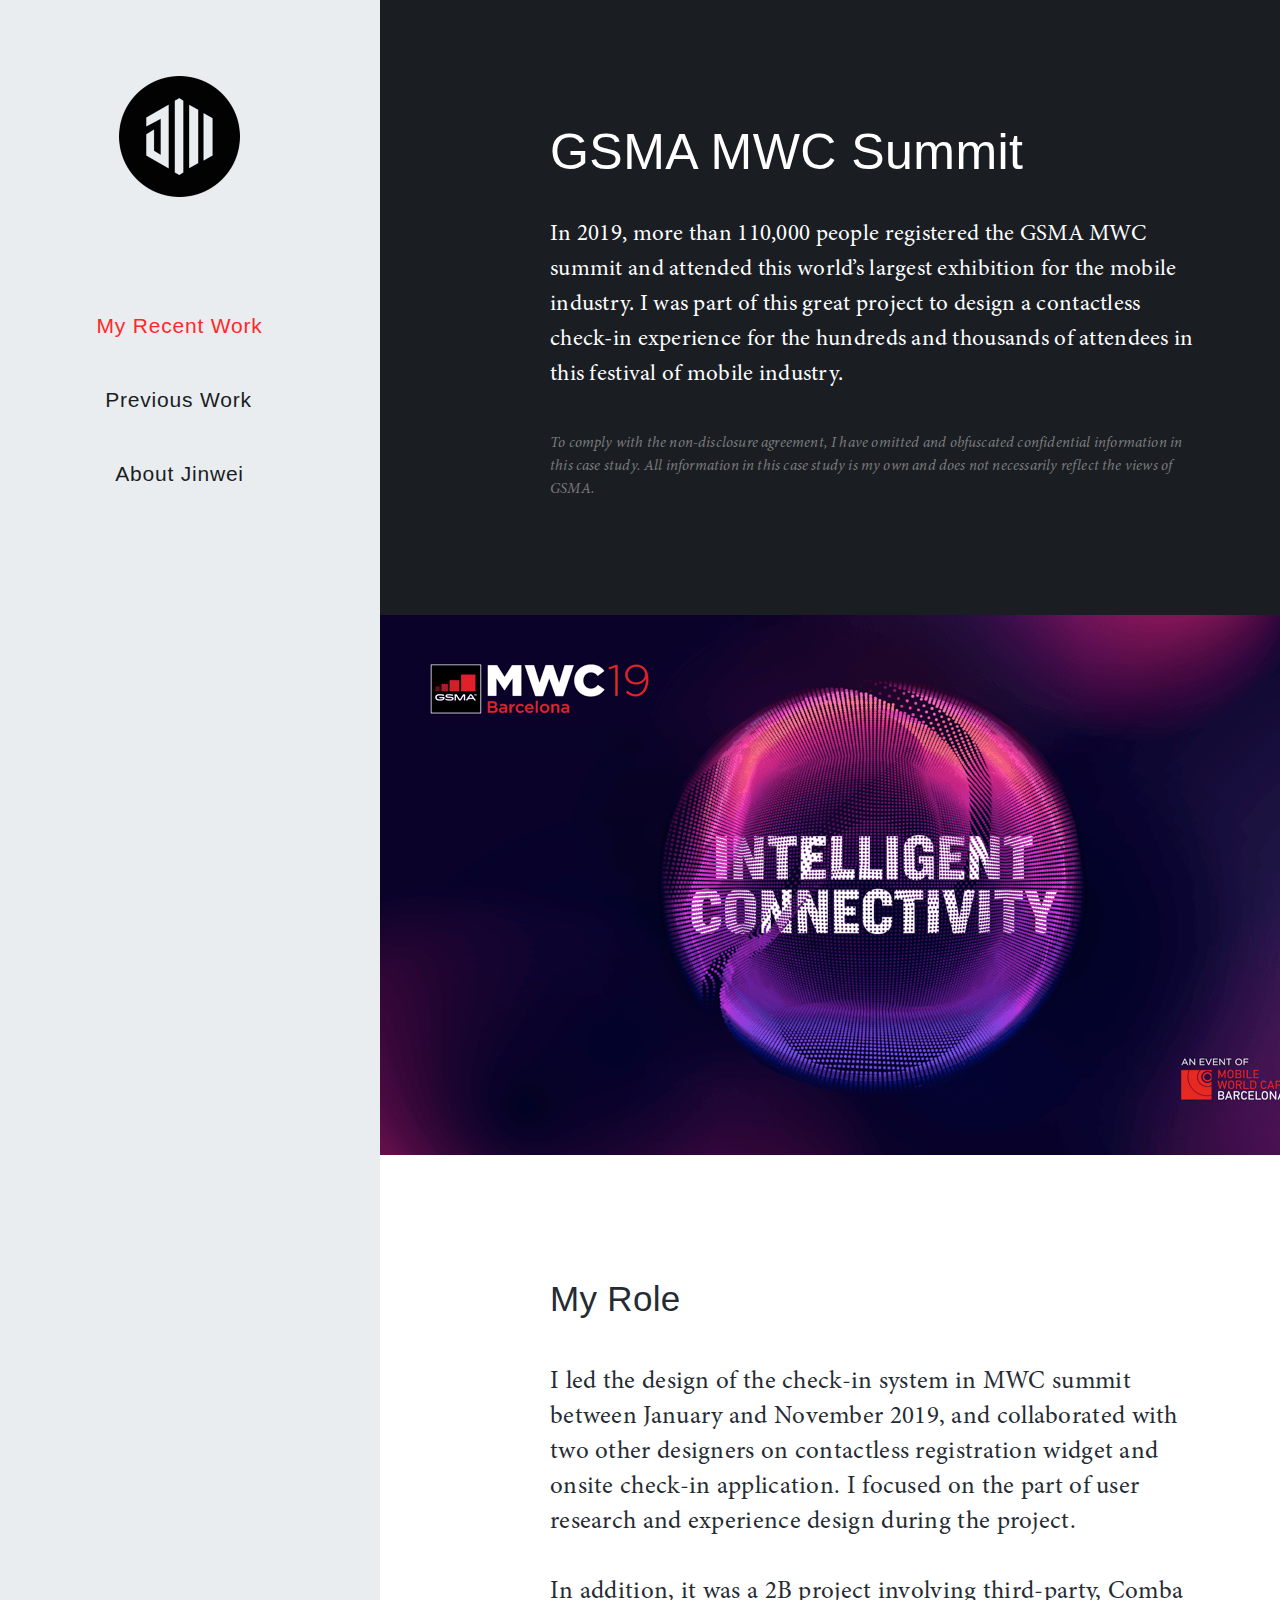
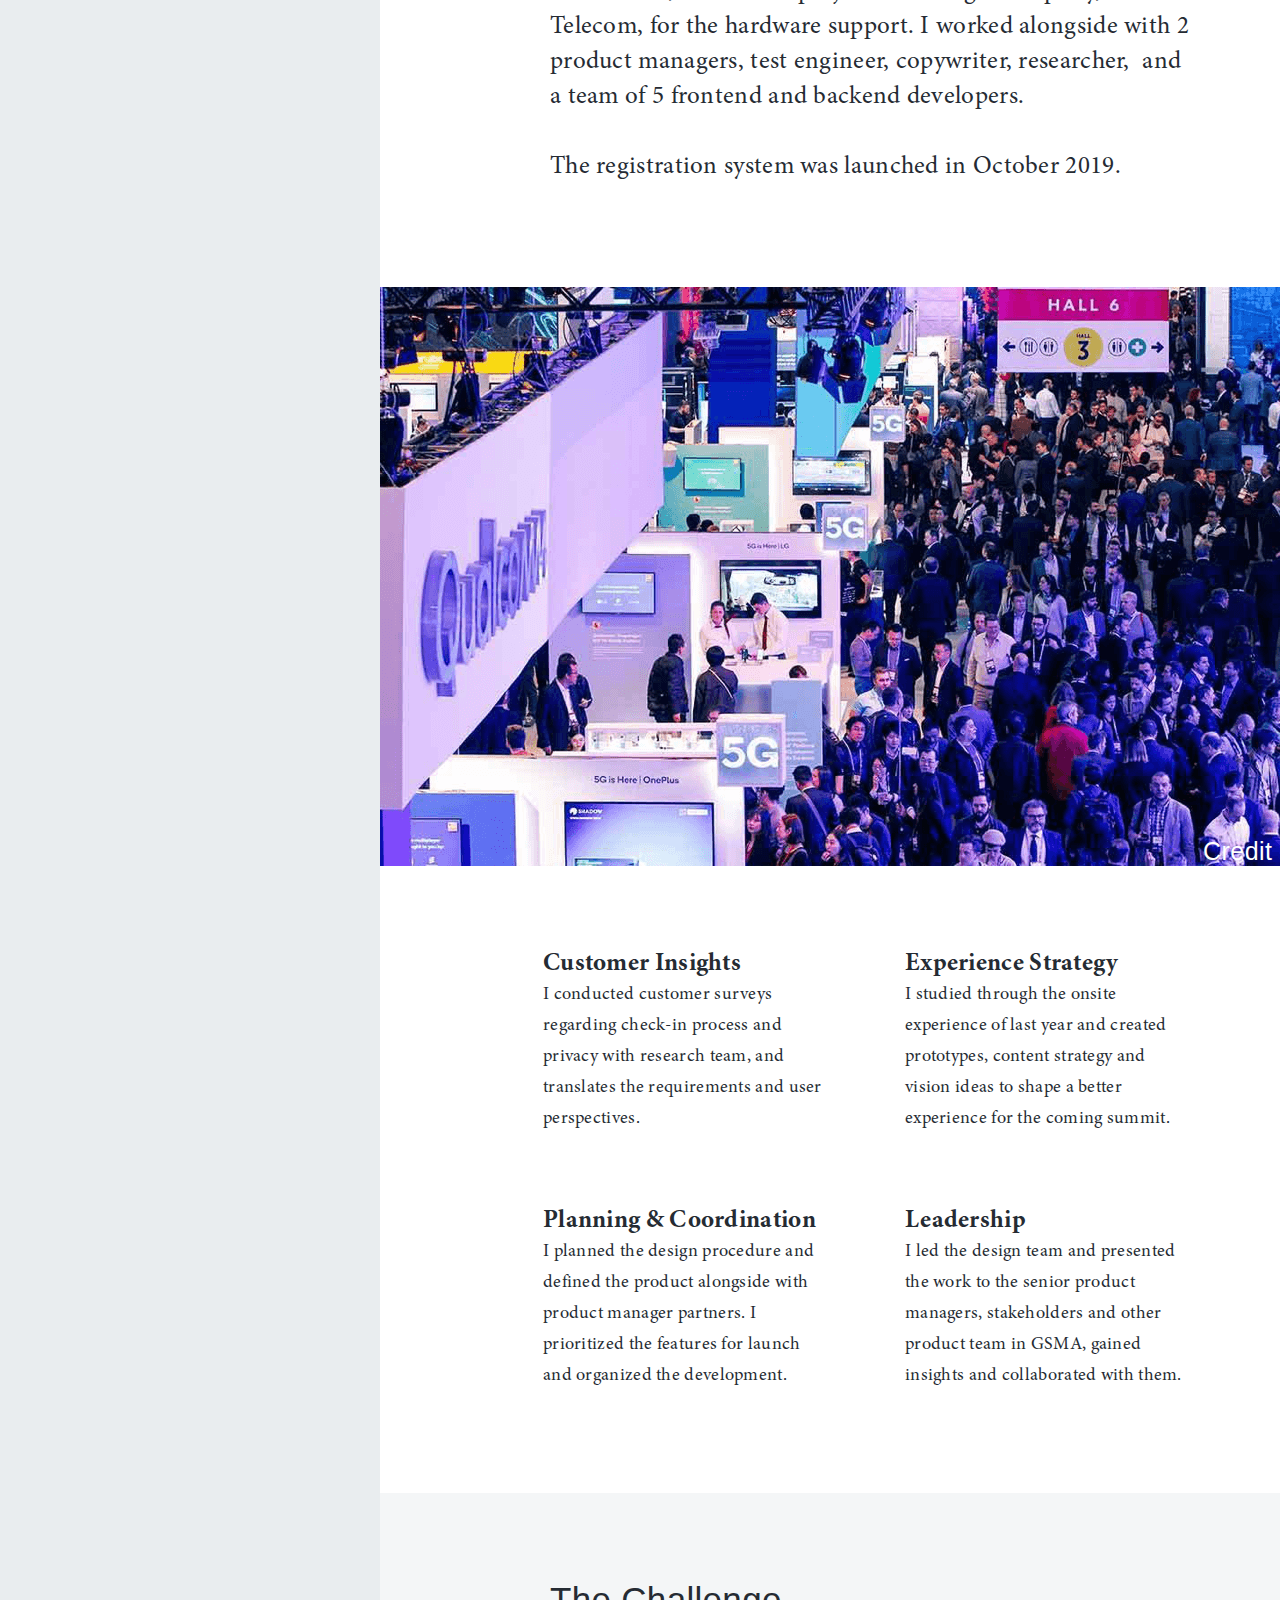
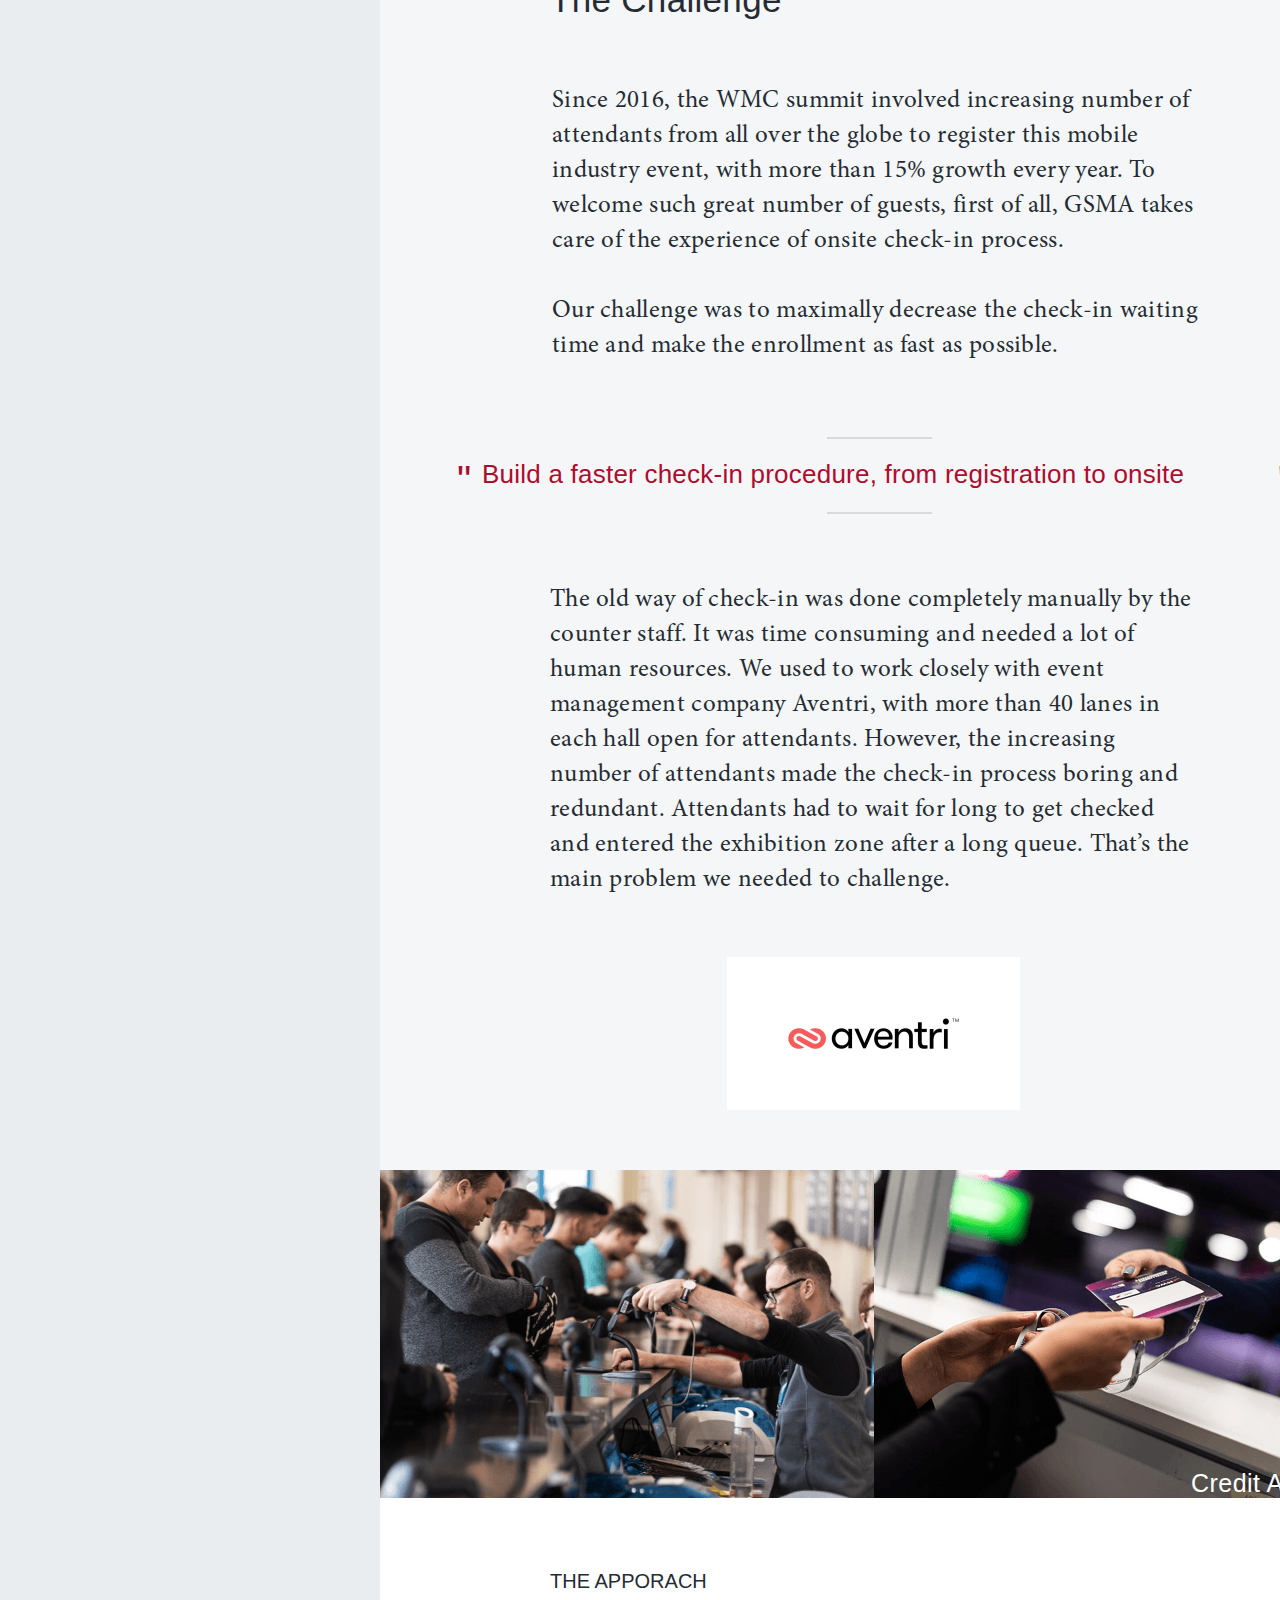
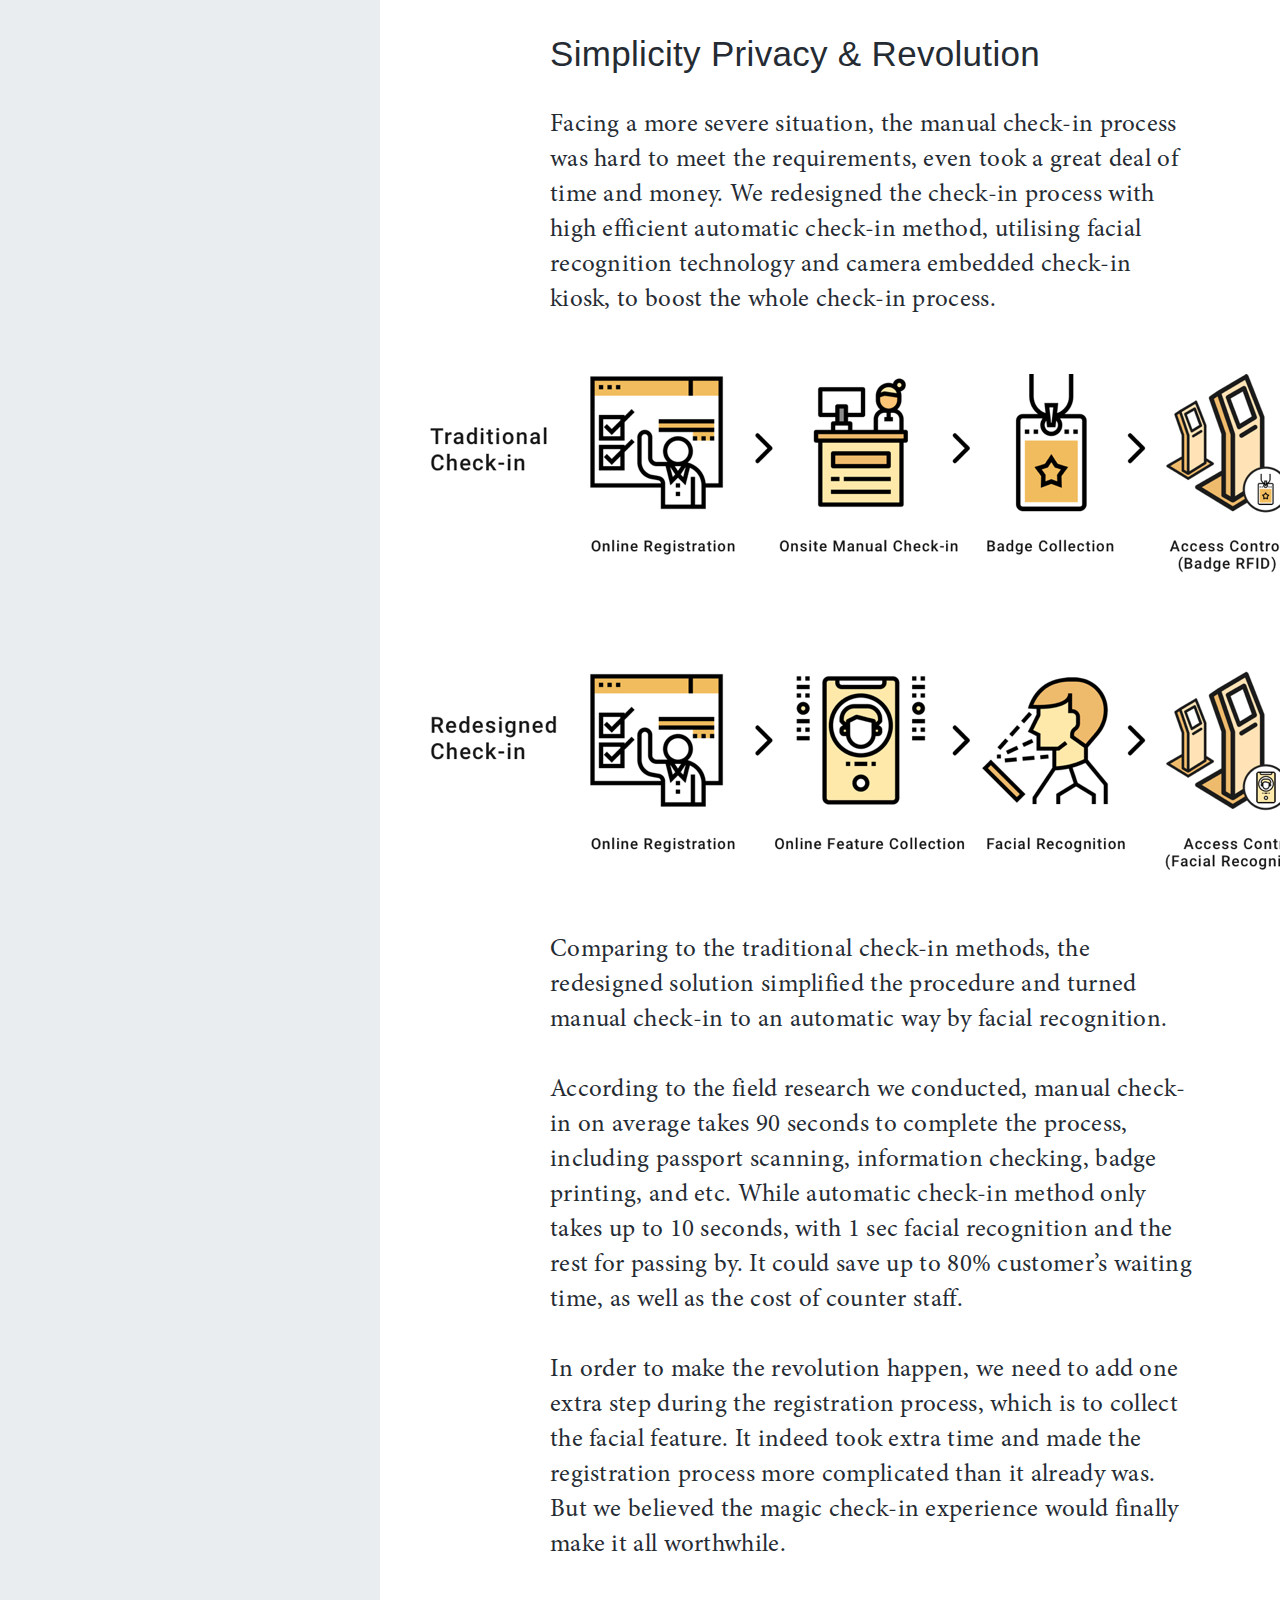
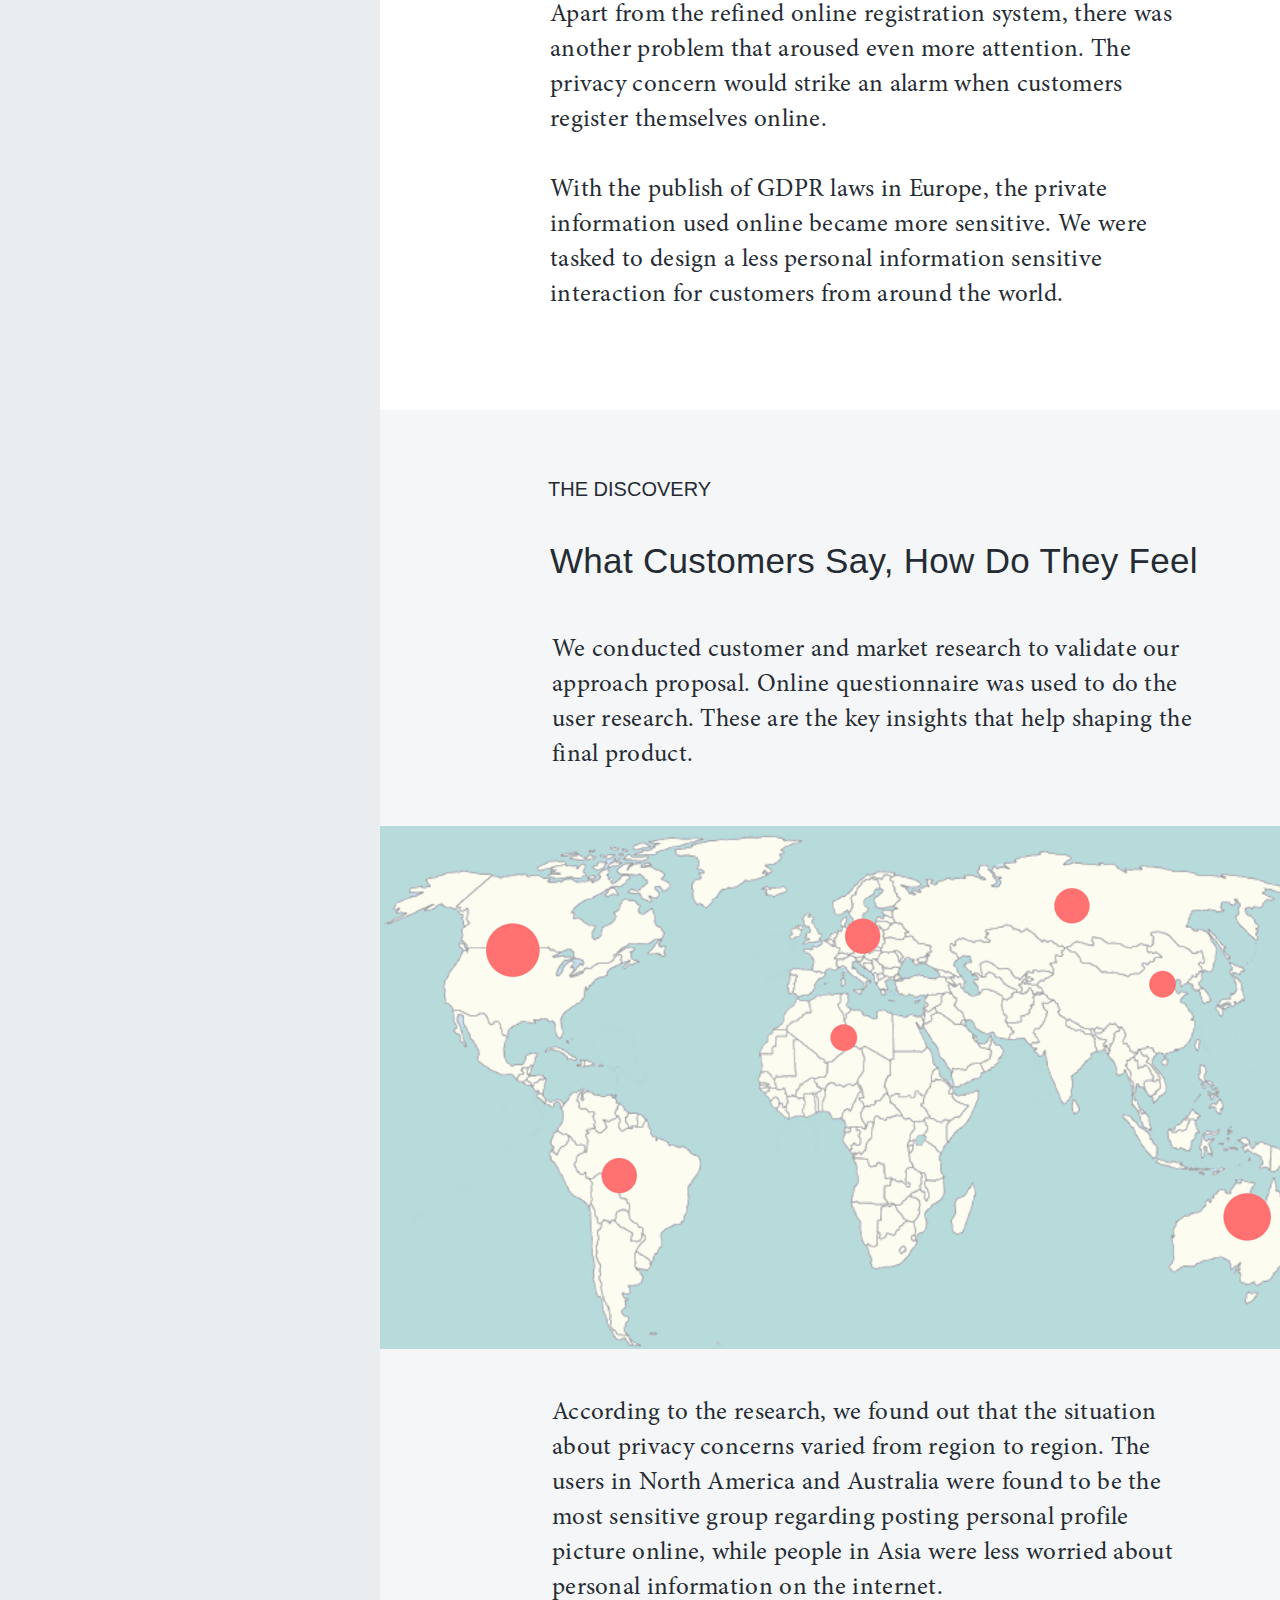
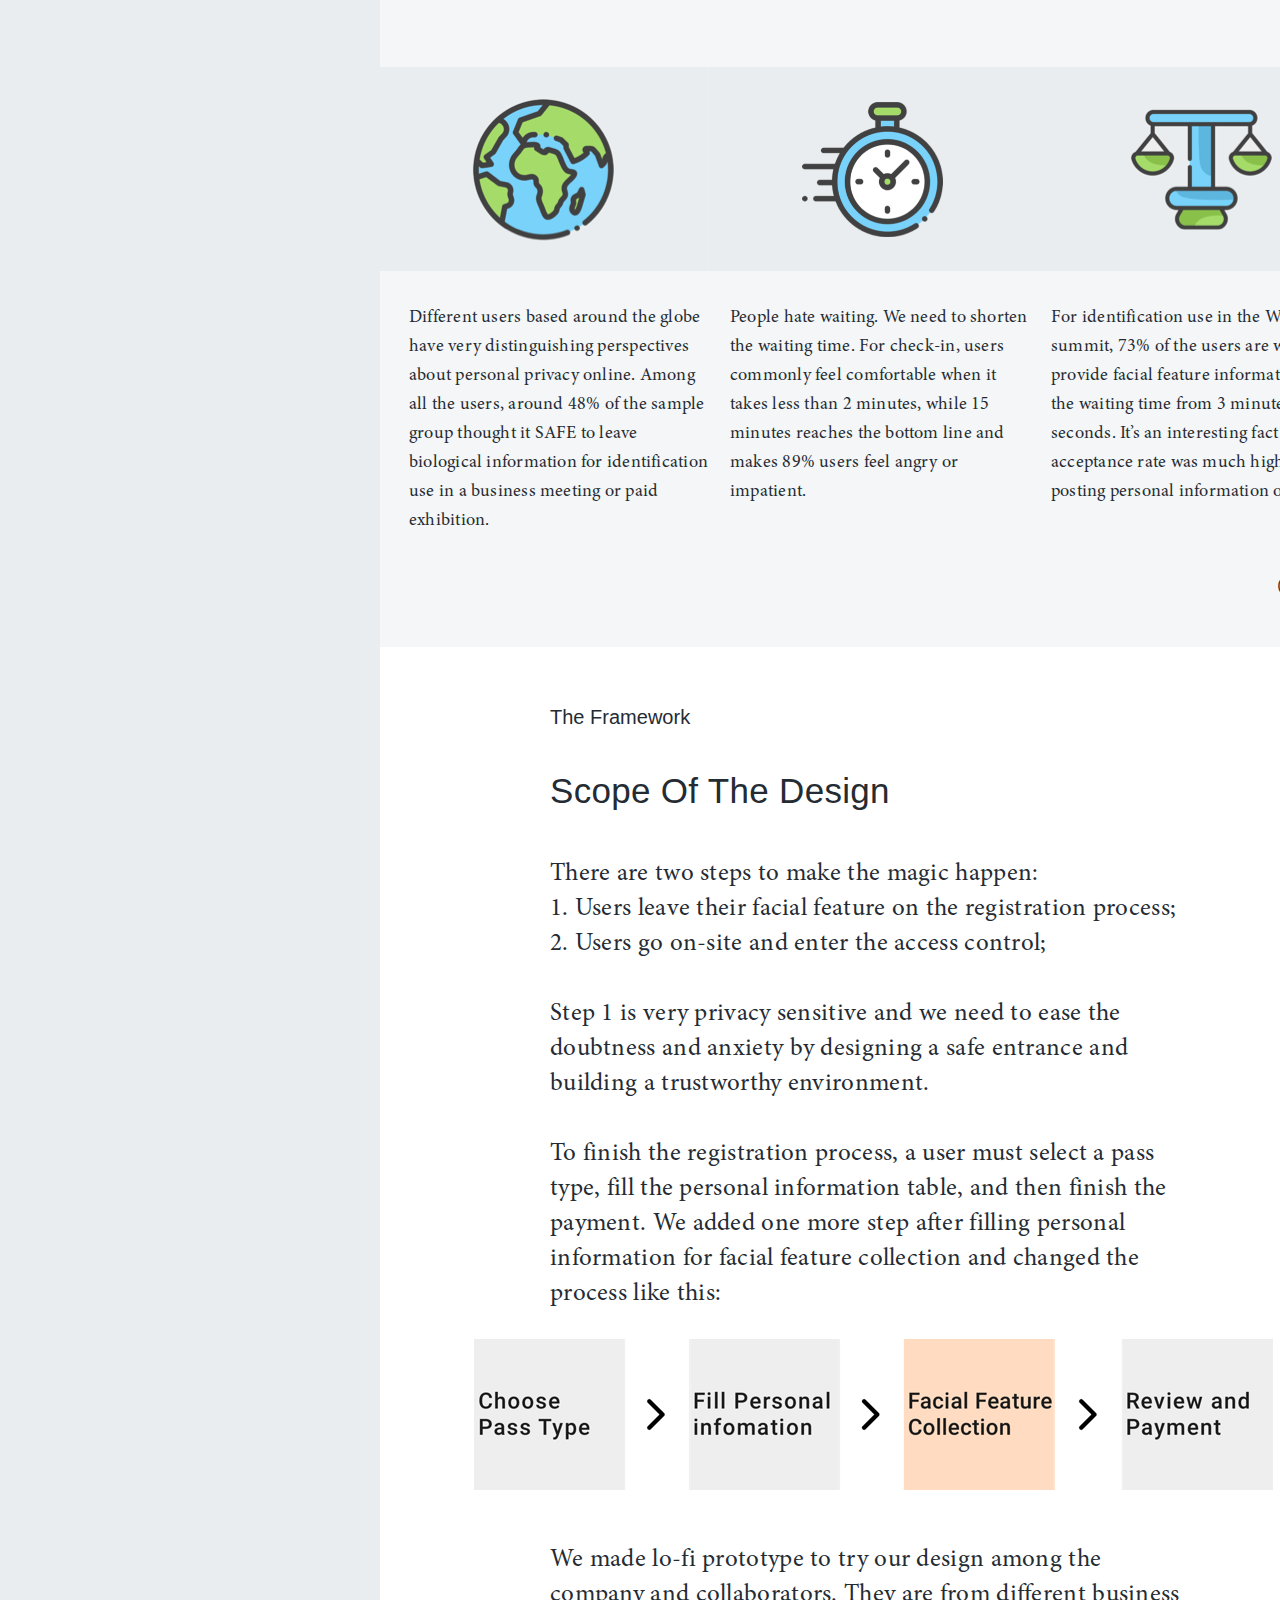
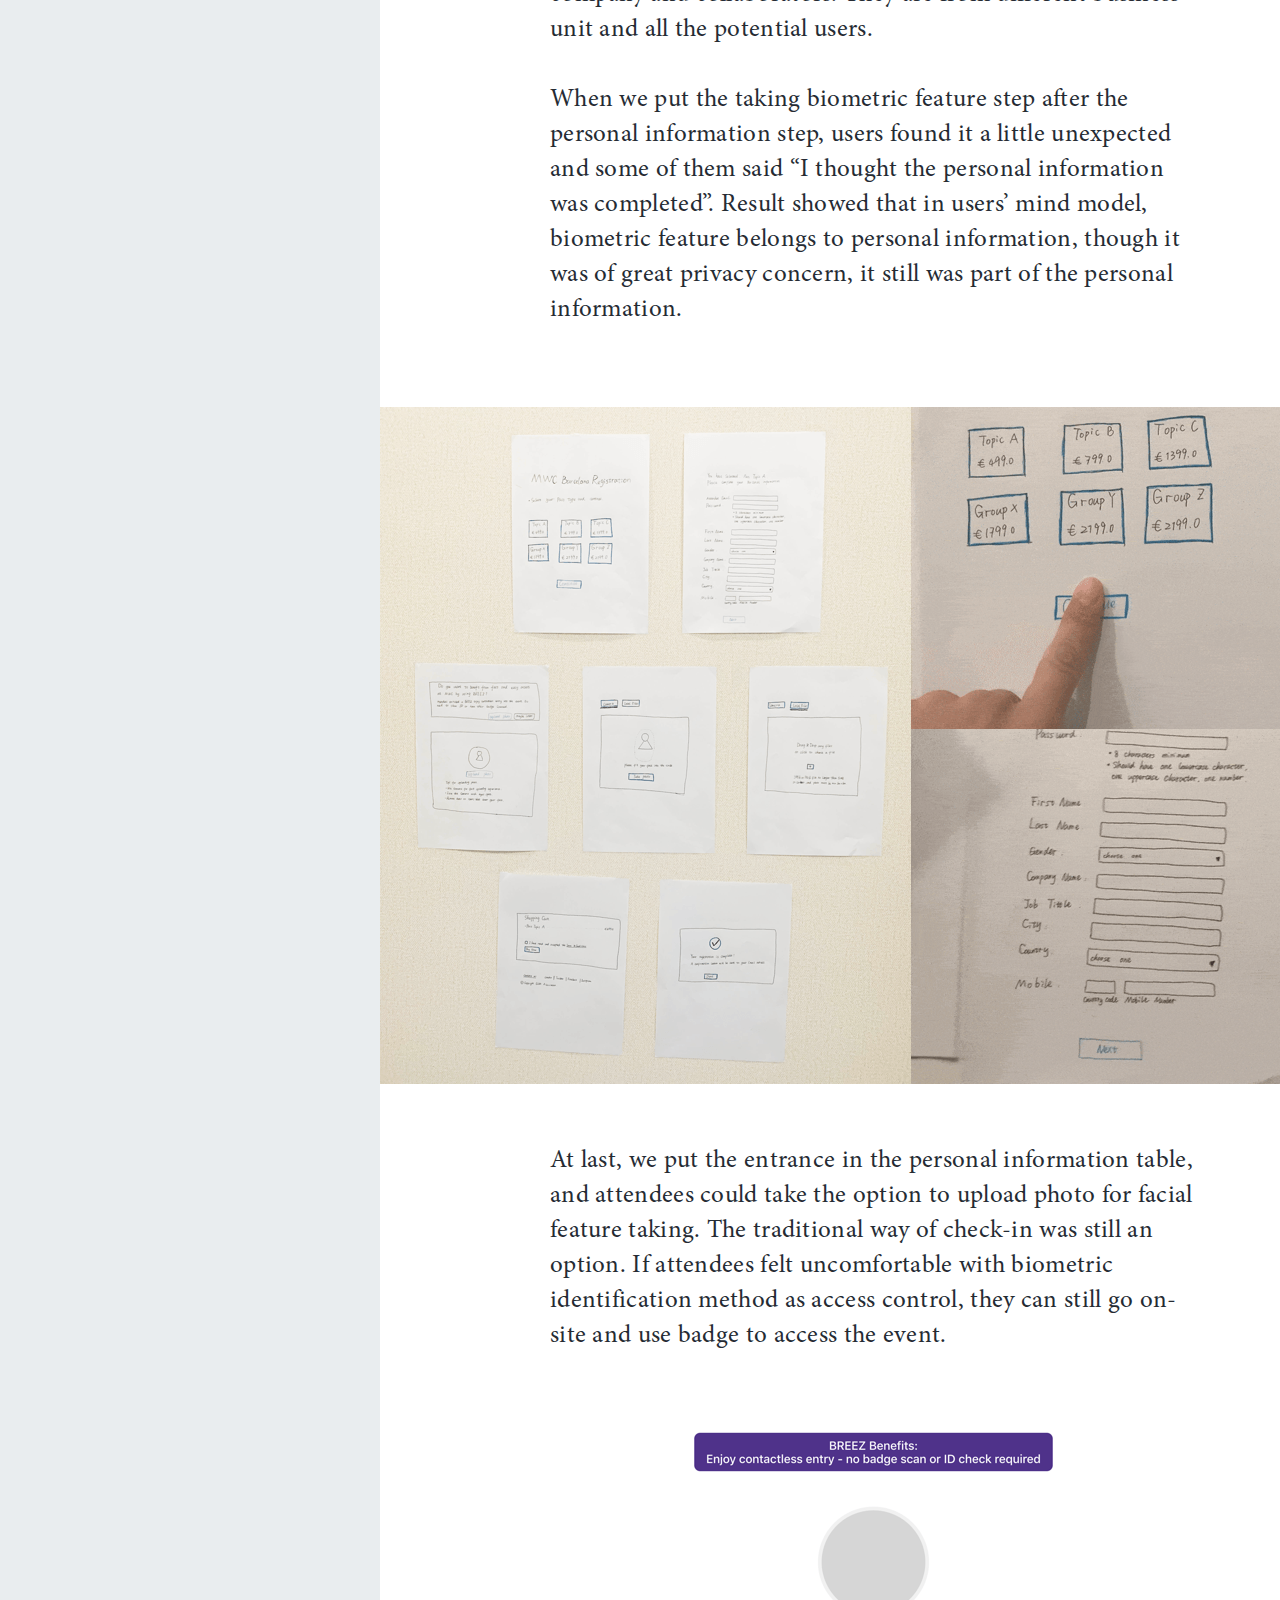
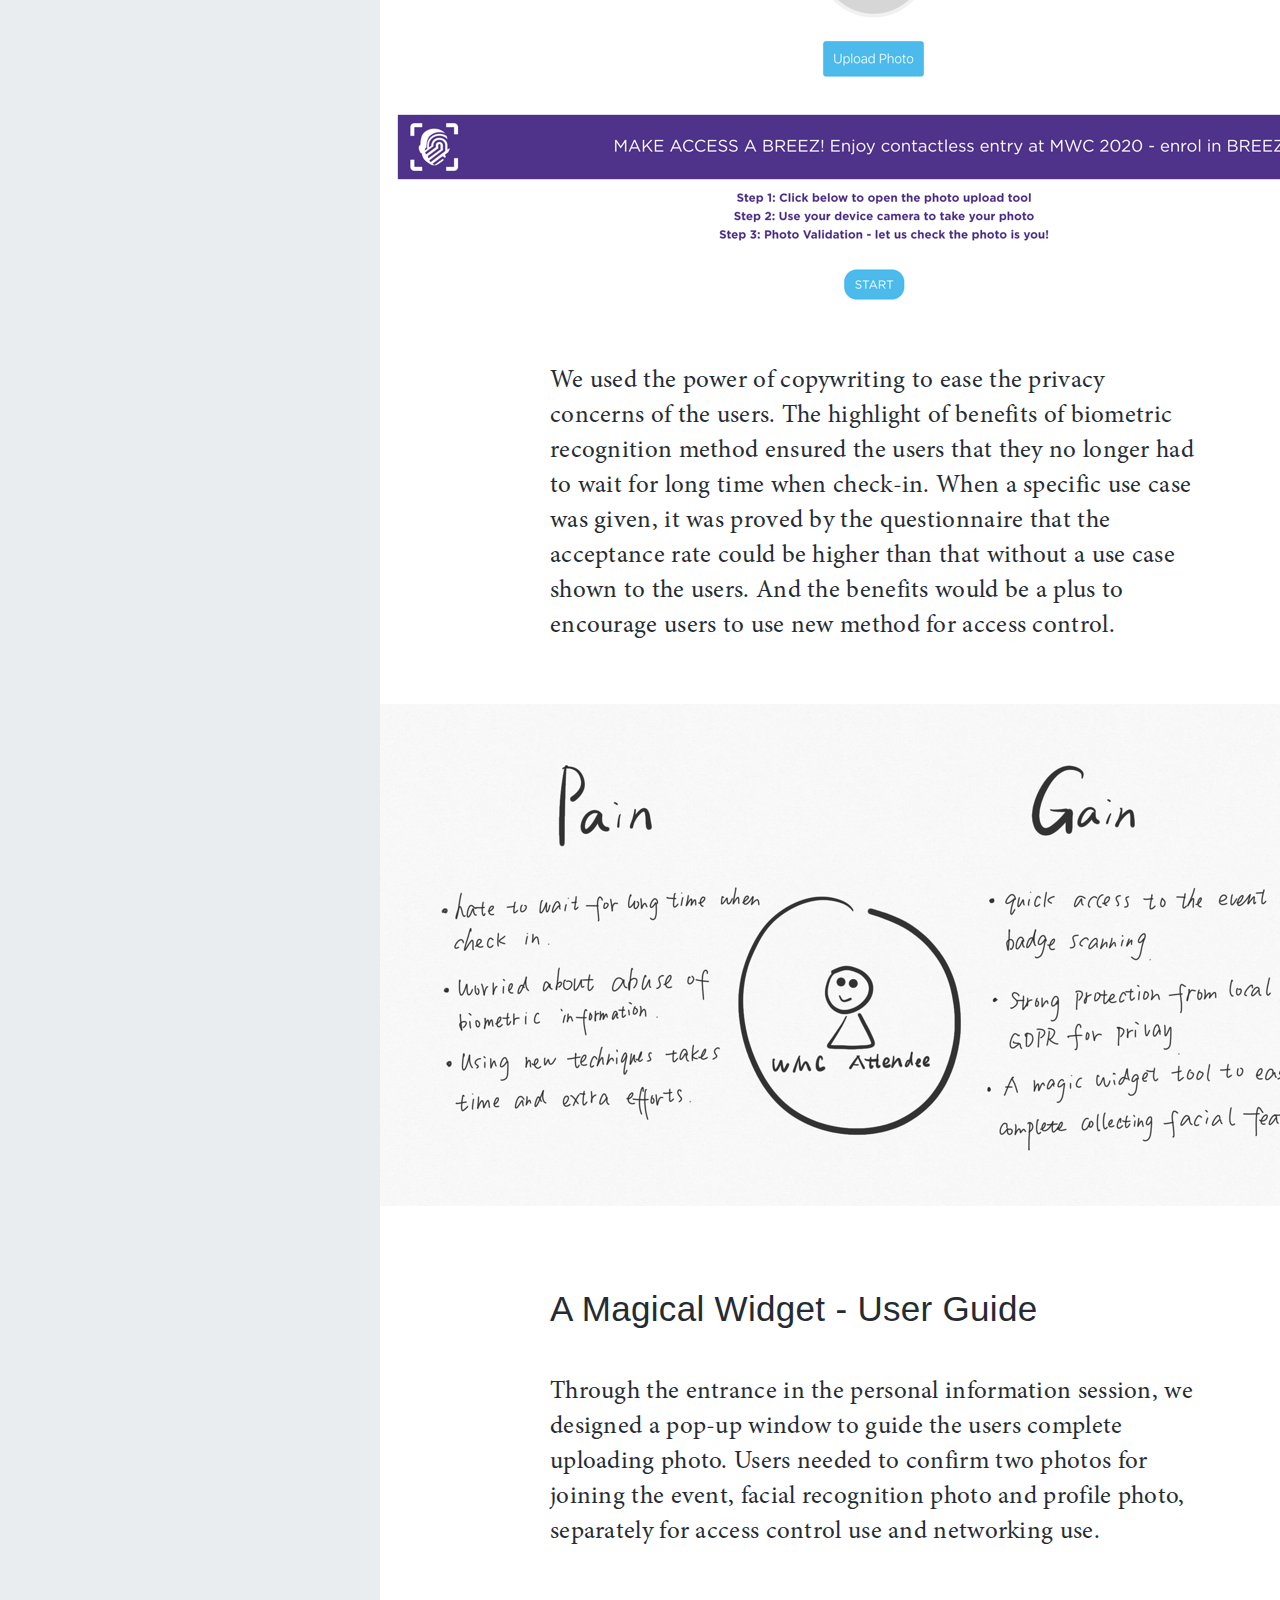
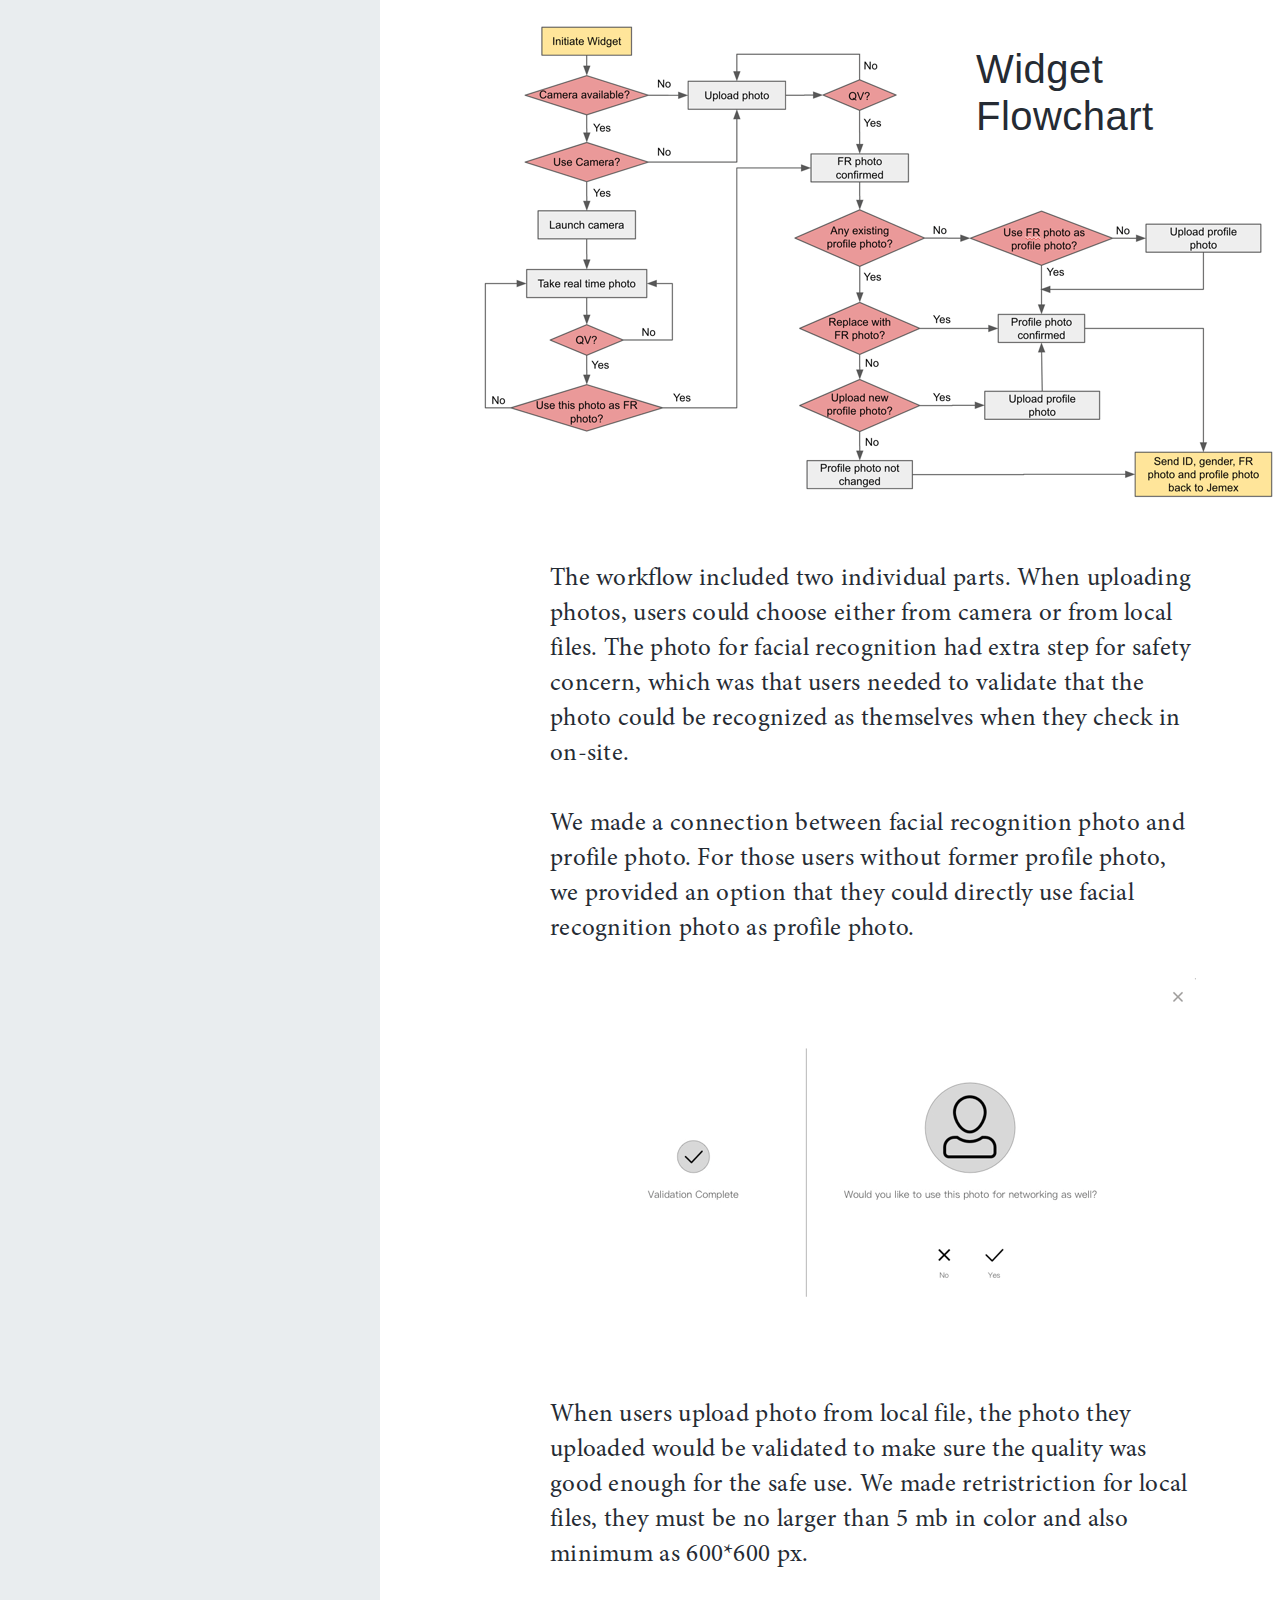
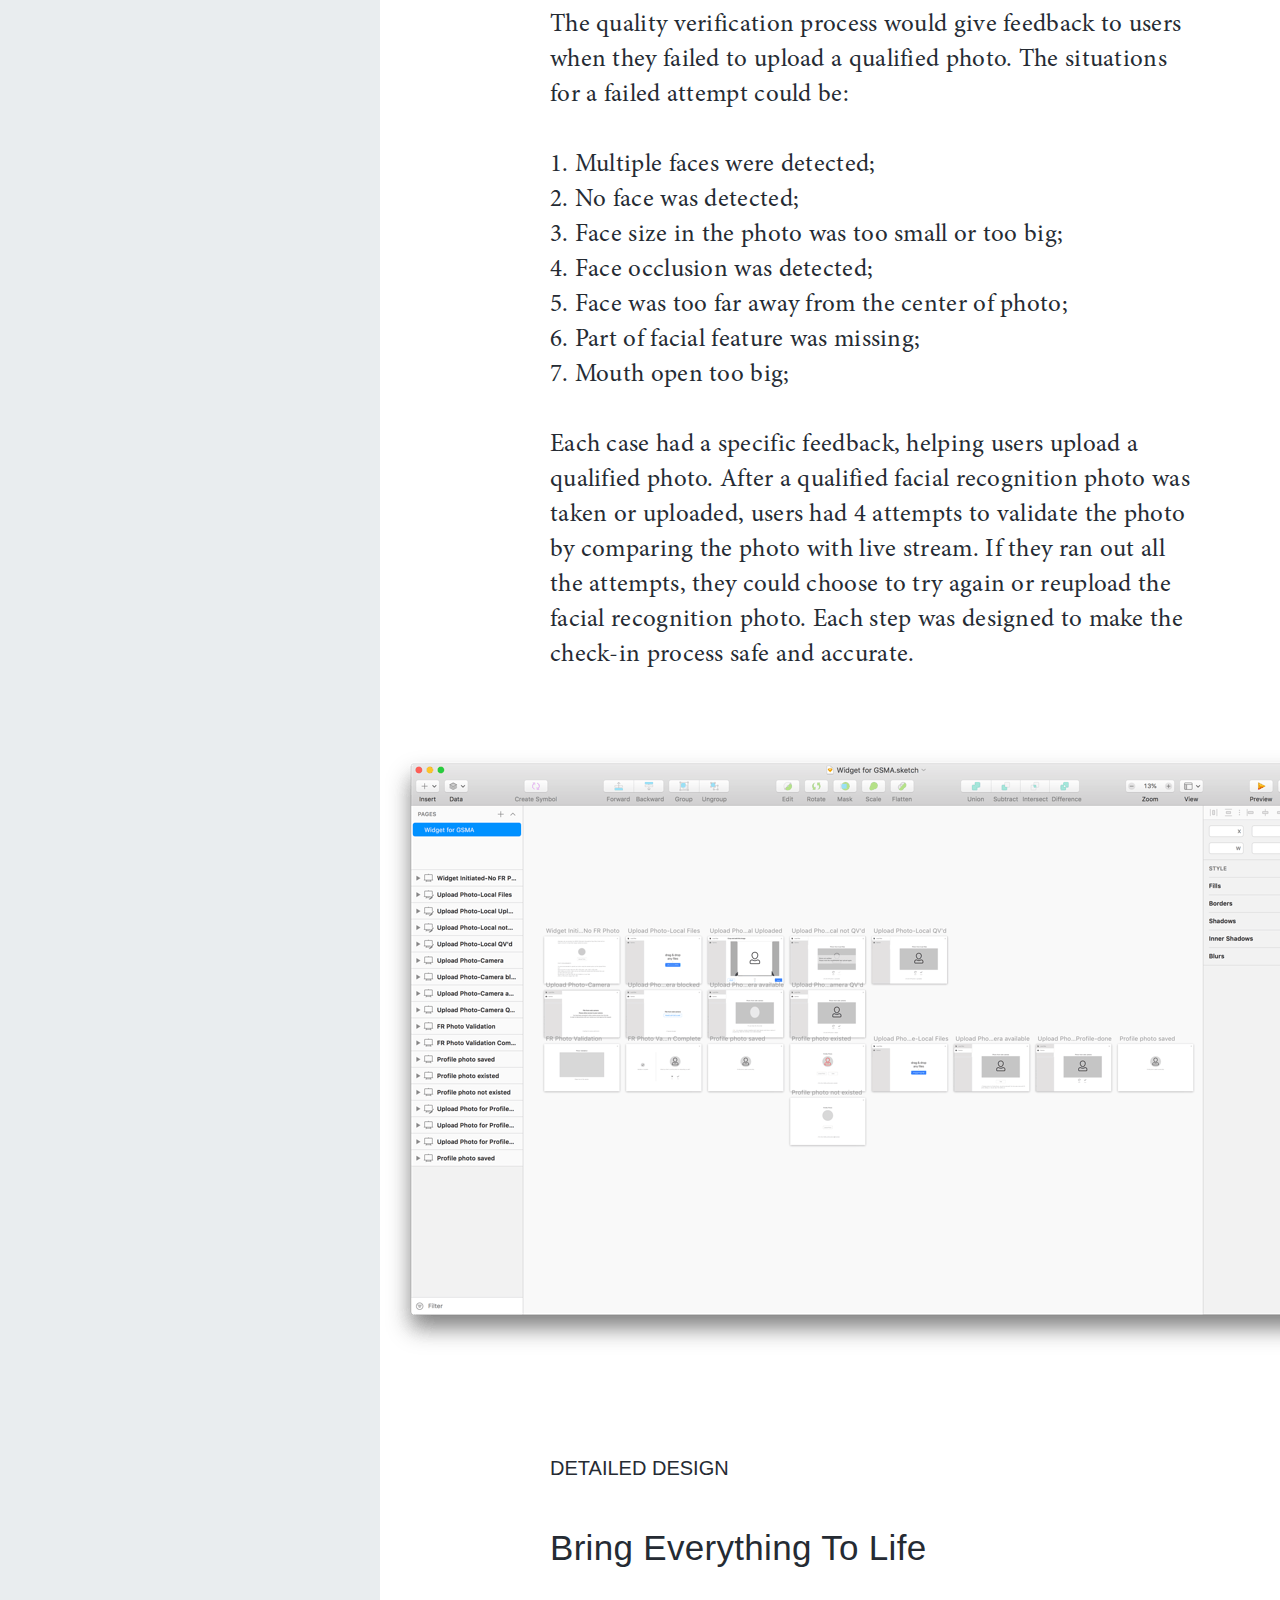
<file: index.html>
<!DOCTYPE html>
<html>
    <head>
        <link href="./img/favicon.png" rel="shortcut icon"/>
        <meta charset="utf-8"/>
        <meta content="width=1366, maximum-scale=1.0" name="viewport"/>
        <link href="./css/myRecentWork.css" rel="stylesheet" type="text/css"/>
        <meta content="Launchpad by Anima" name="author">
        </meta>
    </head>
    <body style="margin: 0;
 background: rgba(233, 237, 239, 1.0);">
        <input id="anPageName" name="page" type="hidden" value="myrecentwork"/>
        <div class="myrecentwork">
            <div style="width: 1366px; height: 100%; position:relative; margin:auto;">
                <div class="page13">
                    <div class="rectanglecopy">
                    </div>
                    <div class="whatilearned">
                        What I learned
                    </div>
                    <div class="itwasmyfirst2bp">
                        It was my first 2B project in the industry. <br /><br />What I learned in this project was valuable more practical. I experienced a tight bond in the team work, not only with design team, it was with product managers and engineers. The design team should take care of user experience and also the development cost, meaning we were challenged to design a product both friendly for users and developers. It taught me a new lesson and showed me more responsibilities that a UX designer should take. <br /><br />At last, special thanks to Marvin Cambell, a great mentor and a brilliant product manager in the project. He gave me more than just advice on work, but the spirit that a UX designer could never lack for. Also thanks to Icy Hu, she is a really supportive genius from Comba and gave me great help on the project. I am more than grateful for all the efficiency that every team member put in this great project. It’s us who made this maricle come true.
                    </div>
                </div>
                <img anima-src="./img/my-recent-work-img20190224103419.png" class="img20190224103419" src="[data-uri]"/>
                <div class="page12">
                    <div class="rectangle">
                    </div>
                    <div class="theimpact">
                        The Impact
                    </div>
                    <div class="wefinallylaunched">
                        We finally launched our project on 15th October, 2019. Users could register online for faster check-in experience in WMC. This was an evolution that changed the whole check-in systems of exhibition industry. <br /><br />This is a video of how the system worked onsite. <br /><br />Facial recognition technology provided a more user friendly application and could be valuable in more fields. What’s more, after the summit, Vodafone chose facial recognition as access control in their whole office buildings. It is just a beginning, and we believe the applications of biometric identification will have a bright future. <br /><br /><br />
                    </div>
                </div>
                <div class="page11">
                    <div class="rectangle">
                    </div>
                    <img anima-src="./img/my-recent-work-pack124.png" class="pack124" src="[data-uri]"/>
                    <img anima-src="./img/my-recent-work-pack123.png" class="pack123" src="[data-uri]"/>
                    <img anima-src="./img/my-recent-work-pack122.png" class="pack122" src="[data-uri]"/>
                    <img anima-src="./img/my-recent-work-wechatimg3.png" class="wechatimg3" src="[data-uri]"/>
                    <img anima-src="./img/my-recent-work-wechat-image20190305174452.png" class="wechatimage20190305174452" src="[data-uri]"/>
                    <div class="crediticyhu">
                        Credit Icy Hu
                    </div>
                    <img anima-src="./img/my-recent-work-pack910.png" class="pack910" src="[data-uri]"/>
                    <img anima-src="./img/my-recent-work-pack99.png" class="pack99" src="[data-uri]"/>
                    <img anima-src="./img/my-recent-work-pack98.png" class="pack98" src="[data-uri]"/>
                    <img anima-src="./img/my-recent-work-pack97.png" class="pack97" src="[data-uri]"/>
                    <div class="bringeverythingto">
                        Bring Everything To Life
                    </div>
                    <div class="detaileddesign">
                        DETAILED DESIGN
                    </div>
                    <div class="weusedallthewmc">
                        We used all the WMC theme color and fonts for detailed design, and we designed all the icons or shapes that were used in this project.
                    </div>
                    <div class="wemadehifiprotot">
                        We made hi-fi prototype for better presenting our design. Check online prototype by click
                        <a target="_blank" href="https://spring-lake-8786.animaapp.io/">this link</a>.
                        
                    </div>
                    <div class="themostchallenging">
                        The most challenging task in this design was to finish the development of the mobile version without extra working hours, because of the launch date was getting close. It was definitely a nightmare for the frontend engineers. <br /><br />From our side, we must design a development friendly interface to save time and also take care of a coherent user experience. Through the discussion with the development lead and design team, we finally changed the way we put the menu button in uploading page, from side-bar type to top-bar type. In this way we believe it would save at least 80% of the development cost.
                    </div>
                    <div class="thecompatibilityam">
                        The compatibility among different browsers and systems was another huge problem to solve. We designed a contactless experience of taking facial recognition photo, to make this step less privacy concerned. At last we ditched some browsers, like IE, and mainly focused on the popular ones, to balance the cost and the pay. <br /><br />We also changed the font style and the whole layout of the interface, and the final result of both desktop and mobile had great coherency and user experience. <br /><br />Apart from widget, we also gave support to design the onsite check-in machine. It was an Android device, running Sensetime SDK for facial recognition.
                    </div>
                    <div class="theinterfaceonthi">
                        The interface on this device was rather simple and indicative. When the attendee came close, it showed the result of facial recognition, green for pass, orange for stop. If the attendees previously got themselves registered successfully from the widget, they would have green. If no match detected from the database, a orange sign would show. Also a still picture wouldn't be accepted as a live face. While multi-match happened, attendees will be guided to a manual ID check.
                    </div>
                    <img anima-src="./img/my-recent-work-pack96.png" class="pack96" src="[data-uri]"/>
                    <img anima-src="./img/my-recent-work-pack95.png" class="pack95" src="[data-uri]"/>
                    <img anima-src="./img/my-recent-work-pack94.png" class="pack94" src="[data-uri]"/>
                    <img anima-src="./img/my-recent-work-pack93.png" class="pack93" src="[data-uri]"/>
                    <img anima-src="./img/my-recent-work-pack92.png" class="pack92" src="[data-uri]"/>
                    <img anima-src="./img/my-recent-work-pack91.png" class="pack91" src="[data-uri]"/>
                </div>
                <div class="page10">
                    <div class="rectangle">
                    </div>
                    <div class="rectangle1">
                    </div>
                    <img anima-src="./img/my-recent-work-pack7--single-page.png" class="pack7singlepage" src="[data-uri]"/>
                    <img anima-src="./img/my-recent-work-pack7.png" class="pack7" src="[data-uri]"/>
                    <img anima-src="./img/my-recent-work-pack6.png" class="pack6" src="[data-uri]"/>
                    <div class="widgetflowchart">
                        Widget <br />Flowchart
                    </div>
                    <div class="amagicalwidgetu">
                        A Magical Widget - User Guide<br />
                    </div>
                    <div class="throughtheentrance">
                        Through the entrance in the personal information session, we designed a pop-up window to guide the users complete uploading photo. Users needed to confirm two photos for joining the event, facial recognition photo and profile photo, separately for access control use and networking use.
                    </div>
                    <div class="theworkflowinclude">
                        The workflow included two individual parts. When uploading photos, users could choose either from camera or from local files. The photo for facial recognition had extra step for safety concern, which was that users needed to validate that the photo could be recognized as themselves when they check in on-site. <br /><br />We made a connection between facial recognition photo and profile photo. For those users without former profile photo, we provided an option that they could directly use facial recognition photo as profile photo. <br />
                    </div>
                    <div class="whenusersuploadph">
                        When users upload photo from local file, the photo they uploaded would be validated to make sure the quality was good enough for the safe use. We made retristriction for local files, they must be no larger than 5 mb in color and also minimum as 600*600 px. <br /><br />The quality verification process would give feedback to users when they failed to upload a qualified photo. The situations for a failed attempt could be:<br /><br />1. Multiple faces were detected;<br />2. No face was detected;<br />3. Face size in the photo was too small or too big;<br />4. Face occlusion was detected;<br />5. Face was too far away from the center of photo;<br />6. Part of facial feature was missing;<br />7. Mouth open too big;<br /><br />Each case had a specific feedback, helping users upload a qualified photo. After a qualified facial recognition photo was taken or uploaded, users had 4 attempts to validate the photo by comparing the photo with live stream. If they ran out all the attempts, they could choose to try again or reupload the facial recognition photo. Each step was designed to make the check-in process safe and accurate. <br />
                    </div>
                </div>
                <div class="page9">
                    <div class="rectangle">
                    </div>
                    <img anima-src="./img/my-recent-work-pack8.png" class="pack8" src="[data-uri]"/>
                    <img anima-src="./img/my-recent-work-pack-52.png" class="pack52" src="[data-uri]"/>
                    <img anima-src="./img/my-recent-work-pack-52-1.png" class="pack521" src="[data-uri]"/>
                    <img anima-src="./img/my-recent-work-pack52.png" class="pack522" src="[data-uri]"/>
                    <img anima-src="./img/my-recent-work-pack53.png" class="pack53" src="[data-uri]"/>
                    <img anima-src="./img/my-recent-work-pack5.png" class="pack5" src="[data-uri]"/>
                    <div class="wemadelofiprotot">
                        We made lo-fi prototype to try our design among the company and collaborators. They are from different business unit and all the potential users. <br /><br />When we put the taking biometric feature step after the personal information step, users found it a little unexpected and some of them said “I thought the personal information was completed”. Result showed that in users’ mind model, biometric feature belongs to personal information, though it was of great privacy concern, it still was part of the personal information.  <br />
                    </div>
                    <div class="atlastweputthe">
                        At last, we put the entrance in the personal information table, and attendees could take the option to upload photo for facial feature taking. The traditional way of check-in was still an option. If attendees felt uncomfortable with biometric identification method as access control, they can still go on-site and use badge to access the event.
                    </div>
                    <div class="weusedthepowerof">
                        We used the power of copywriting to ease the privacy concerns of the users. The highlight of benefits of biometric recognition method ensured the users that they no longer had to wait for long time when check-in. When a specific use case was given, it was proved by the questionnaire that the acceptance rate could be higher than that without a use case shown to the users. And the benefits would be a plus to encourage users to use new method for access control.
                    </div>
                    <img anima-src="./img/my-recent-work-pack4.png" class="pack4" src="[data-uri]"/>
                    <div class="scopeofthedesign">
                        Scope Of The Design
                    </div>
                    <div class="theframework">
                        The Framework
                    </div>
                    <div class="therearetwosteps">
                        There are two steps to make the magic happen:<br />1. Users leave their facial feature on the registration process;<br />2. Users go on-site and enter the access control;<br /><br />Step 1 is very privacy sensitive and we need to ease the doubtness and anxiety by designing a safe entrance and building a trustworthy environment.<br /><br />To finish the registration process, a user must select a pass type, fill the personal information table, and then finish the payment. We added one more step after filling personal information for facial feature collection and changed the process like this:<br />
                    </div>
                </div>
                <div class="page8">
                    <div class="rectangle">
                    </div>
                    <div class="n1926">
                        (N=1926)
                    </div>
                    <div class="differentusersbase">
                        <span class="span1">Different users based around the globe have very distinguishing perspectives about personal privacy online. Among all the users, around 48% of the sample group thought it SAFE to leave biological information for identification use in a business meeting or paid exhibition</span><span class="span2">.</span>
                    </div>
                    <div class="peoplehatewaiting">
                        People hate waiting. We need to shorten the waiting time. For check-in, users commonly feel comfortable when it takes less than 2 minutes, while 15 minutes reaches the bottom line and makes 89% users feel angry or impatient.
                    </div>
                    <div class="foridentificationu">
                        For identification use in the WMC summit, 73% of the users are willing to provide facial feature information to cut the waiting time from 3 minutes to 5 seconds. It’s an interesting fact that the acceptance rate was much higher than posting personal information online.
                    </div>
                    <div class="pack32">
                        <img anima-src="./img/my-recent-work-bitmap.png" class="bitmap" src="[data-uri]"/>
                        <img anima-src="./img/my-recent-work-pack32@2x.png" class="pack321" src="[data-uri]"/>
                    </div>
                    <img anima-src="./img/my-recent-work-pack33.png" class="pack33" src="[data-uri]"/>
                    <img anima-src="./img/my-recent-work-pack34.png" class="pack34" src="[data-uri]"/>
                    <img anima-src="./img/my-recent-work-pack31.png" class="pack31" src="[data-uri]"/>
                    <div class="whatcustomerssay">
                        What Customers Say, How Do They Feel
                    </div>
                    <div class="thediscovery">
                        THE DISCOVERY
                    </div>
                    <div class="weconductedcustome">
                        We conducted customer and market research to validate our approach proposal. Online questionnaire was used to do the user research. These are the key insights that help shaping the final product.
                    </div>
                    <div class="accordingtotheres">
                        According to the research, we found out that the situation about privacy concerns varied from region to region. The users in North America and Australia were found to be the most sensitive group regarding posting personal profile picture online, while people in Asia were less worried about personal information on the internet.
                    </div>
                </div>
                <div class="page7">
                    <div class="rectangle">
                    </div>
                    <div class="simplicityprivacy">
                        Simplicity Privacy &amp; Revolution
                    </div>
                    <div class="theapporach">
                        THE APPORACH
                    </div>
                    <div class="facingamoresevere">
                        Facing a more severe situation, the manual check-in process was hard to meet the requirements, even took a great deal of time and money. We redesigned the check-in process with high efficient automatic check-in method, utilising facial recognition technology and camera embedded check-in kiosk, to boost the whole check-in process.
                    </div>
                    <div class="comparingtothetra">
                        Comparing to the traditional check-in methods, the redesigned solution simplified the procedure and turned manual check-in to an automatic way by facial recognition. <br /><br />According to the field research we conducted, manual check-in on average takes 90 seconds to complete the process, including passport scanning, information checking, badge printing, and etc. While automatic check-in method only takes up to 10 seconds, with 1 sec facial recognition and the rest for passing by. It could save up to 80% customer’s waiting time, as well as the cost of counter staff. <br /><br />In order to make the revolution happen, we need to add one extra step during the registration process, which is to collect the facial feature. It indeed took extra time and made the registration process more complicated than it already was. But we believed the magic check-in experience would finally make it all worthwhile. <br /><br />Apart from the refined online registration system, there was another problem that aroused even more attention. The privacy concern would strike an alarm when customers register themselves online. <br /><br />With the publish of GDPR laws in Europe, the private information used online became more sensitive. We were tasked to design a less personal information sensitive interaction for customers from around the world. <br />
                    </div>
                    <img anima-src="./img/my-recent-work-pack2.png" class="pack2" src="[data-uri]"/>
                </div>
                <div class="page6">
                    <div class="rectangle">
                    </div>
                    <div class="theoldwayofcheck">
                        The old way of check-in was done completely manually by the counter staff. It was time consuming and needed a lot of human resources. We used to work closely with event management company Aventri, with more than 40 lanes in each hall open for attendants. However, the increasing number of attendants made the check-in process boring and redundant. Attendants had to wait for long to get checked and entered the exhibition zone after a long queue. That’s the main problem we needed to challenge. <br />
                    </div>
                    <div class="thechallenge">
                        The Challenge
                    </div>
                    <div class="since2016thewmc">
                        Since 2016, the WMC summit involved increasing number of attendants from all over the globe to register this mobile industry event, with more than 15% growth every year. To welcome such great number of guests, first of all, GSMA takes care of the experience of onsite check-in process. <br /><br />Our challenge was to maximally decrease the check-in waiting time and make the enrollment as fast as possible. <br /><br />
                    </div>
                    <div class="quote">
                        <div class="buildafastercheck">
                            Build a faster check-in procedure, from registration to onsite
                        </div>
                        <img anima-src="./img/my-recent-work-line@2x.png" class="line" src="[data-uri]"/>
                        <img anima-src="./img/my-recent-work-line@2x.png" class="linecopy" src="[data-uri]"/>
                        <div class="label1">
                            "
                        </div>
                        <div class="label2">
                            "
                        </div>
                    </div>
                    <img anima-src="./img/my-recent-work-aventri-logo-horizontal-red2x3@2x.png" class="aventrilogohorizontalred2x3" src="[data-uri]"/>
                </div>
                <div class="page5">
                    <div class="rectangle">
                    </div>
                    <div class="customerinsightsi">
                        <span class="span1">Customer Insights</span><span class="span2"><br /></span><span class="span3">I conducted customer surveys regarding check-in process and privacy with research team, and translates the requirements and user perspectives. </span>
                    </div>
                    <div class="planningcoordinat">
                        <span class="span1">Planning &amp; Coordination</span><span class="span2"><br /></span><span class="span3">I planned the design procedure and defined the product alongside with product manager partners. I prioritized the features for launch and organized the development.  </span>
                    </div>
                    <div class="experiencestrategy">
                        <span class="span1">Experience Strategy</span><span class="span2"><br /></span><span class="span3">I studied through the onsite experience of last year and created prototypes, content strategy and vision ideas to shape a better experience for the coming summit. </span>
                    </div>
                    <div class="leadershipiledthe">
                        <span class="span1">Leadership</span><span class="span2"><br /></span><span class="span3">I led the design team and presented the work to the senior product managers, stakeholders and other product team in GSMA, gained insights and collaborated with them. </span>
                    </div>
                </div>
                <img anima-src="./img/my-recent-work-check-in-badging.png" class="checkinbadging" src="[data-uri]"/>
                <img anima-src="./img/my-recent-work-mwc-itn-2019-392.png" class="mwcitn2019392" src="[data-uri]"/>
                <div class="page4">
                    <img anima-src="./img/my-recent-work-exhibition-2-featured-wide-2x.png" class="exhibition2featuredwide2x" src="[data-uri]"/>
                    <div class="crediticyhu">
                        Credit Icy Hu
                    </div>
                </div>
                <div class="page3">
                    <div class="rectangle">
                    </div>
                    <div class="myrole">
                        My Role
                    </div>
                    <div class="iledthedesignof">
                        I led the design of the check-in system in MWC summit between January and November 2019, and collaborated with two other designers on contactless registration widget and onsite check-in application. I focused on the part of user research and experience design during the project. <br /><br />In addition, it was a 2B project involving third-party, Comba Telecom, for the hardware support. I worked alongside with 2 product managers, test engineer, copywriter, researcher,  and a team of 5 frontend and backend developers. <br /><br />The registration system was launched in October 2019. <br />
                    </div>
                </div>
                <div class="page2">
                    <img anima-src="./img/my-recent-work-image-6.png" class="image6" src="[data-uri]"/>
                    <img anima-src="./img/my-recent-work-bitmap-1@2x.png" class="bitmap" src="[data-uri]"/>
                </div>
                <div class="page1">
                    <div class="rectangle">
                    </div>
                    <div class="tocomplywiththen">
                        To comply with the non-disclosure agreement, I have omitted and obfuscated confidential information in this case study. All information in this case study is my own and does not necessarily reflect the views of GSMA.<br />
                    </div>
                    <div class="in2019morethan1">
                        In 2019, more than 110,000 people registered the GSMA MWC summit and attended this world’s largest exhibition for the mobile industry. I was part of this great project to design a contactless check-in experience for the hundreds and thousands of attendees in this festival of mobile industry. <br />
                    </div>
                    <div class="gsmamwcsummit">
                        GSMA MWC Summit
                    </div>
                </div>
                <div class="myrecentwork1">
                    My Recent Work
                </div>
                <a href="previouswork.html">
                <div class="previouswork">
                    Previous Work
                </div>
                </a>
                <a href="aboutjinwei.html">
                <div class="aboutjinwei">
                    About Jinwei
                </div>
                </a>
                <div class="creditaventri">
                    Credit Aventri
                </div>
                <a href="mailto:Jinwei.lin@hotmail.com">
                <div class="jinweilinhotmailc">
                    Jinwei.lin@hotmail.com
                </div>
                </a>
                <div class="wannaaskmesomethi">
                    Wanna ask me something?
                </div>
                <a href="index.html">
                <img anima-src="./img/my-recent-work-jinwei-icon@2x.png" class="jinweiicon" src="[data-uri]"/>
                </a>
            </div>
        </div>
        <!-- Scripts -->
        <script>
            anima_isHidden = function(e) {
                if (!(e instanceof HTMLElement)) return !1;
                if (getComputedStyle(e).display == "none") return !0; else if (e.parentNode && anima_isHidden(e.parentNode)) return !0;
                return !1;
            };
            anima_loadAsyncSrcForTag = function(tag) {
                var elements = document.getElementsByTagName(tag);
                var toLoad = [];
                for (var i = 0; i < elements.length; i++) {
                    var e = elements[i];
                    var src = e.getAttribute("src");
                    var loaded = (src != undefined && src.length > 0 && src != '[data-uri]');
                    if (loaded) continue;
                    var asyncSrc = e.getAttribute("anima-src");
                    if (asyncSrc == undefined || asyncSrc.length == 0) continue;
                    if (anima_isHidden(e)) continue;
                    toLoad.push(e);
                }
                toLoad.sort(function(a, b) {
                    return anima_getTop(a) - anima_getTop(b);
                });
                for (var i = 0; i < toLoad.length; i++) {
                    var e = toLoad[i];
                    var asyncSrc = e.getAttribute("anima-src");
                    e.setAttribute("src", asyncSrc);
                }
            };
            anima_pauseHiddenVideos = function(tag) {
                var elements = document.getElementsByTagName("video");
                for (var i = 0; i < elements.length; i++) {
                    var e = elements[i];
                    var isPlaying = !!(e.currentTime > 0 && !e.paused && !e.ended && e.readyState > 2);
                    var isHidden = anima_isHidden(e);
                    if (!isPlaying && !isHidden && e.getAttribute("autoplay") == "autoplay") {
                        e.play();
                    } else if (isPlaying && isHidden) {
                        e.pause();
                    }
                }
            };
            anima_loadAsyncSrc = function(tag) {
                anima_loadAsyncSrcForTag("img");
                anima_loadAsyncSrcForTag("iframe");
                anima_loadAsyncSrcForTag("video");
                anima_pauseHiddenVideos();
            };
            var anima_getTop = function(e) {
                var top = 0;
                do {
                    top += e.offsetTop || 0;
                    e = e.offsetParent;
                } while (e);
                return top;
            };
            anima_loadAsyncSrc();
            anima_old_onResize = window.onresize;
            anima_new_onResize = undefined;
            anima_updateOnResize = function() {
                if (anima_new_onResize == undefined || window.onresize != anima_new_onResize) {
                    anima_new_onResize = function(x) {
                        if (anima_old_onResize != undefined) anima_old_onResize(x);
                        anima_loadAsyncSrc();
                    };
                    window.onresize = anima_new_onResize;
                    setTimeout(function() {
                        anima_updateOnResize();
                    }, 3000);
                }
            };
            anima_updateOnResize();
            setTimeout(function() {
                anima_loadAsyncSrc();
            }, 200);
        </script>
        <!-- End of Scripts -->
    </body>
</html>
</file>
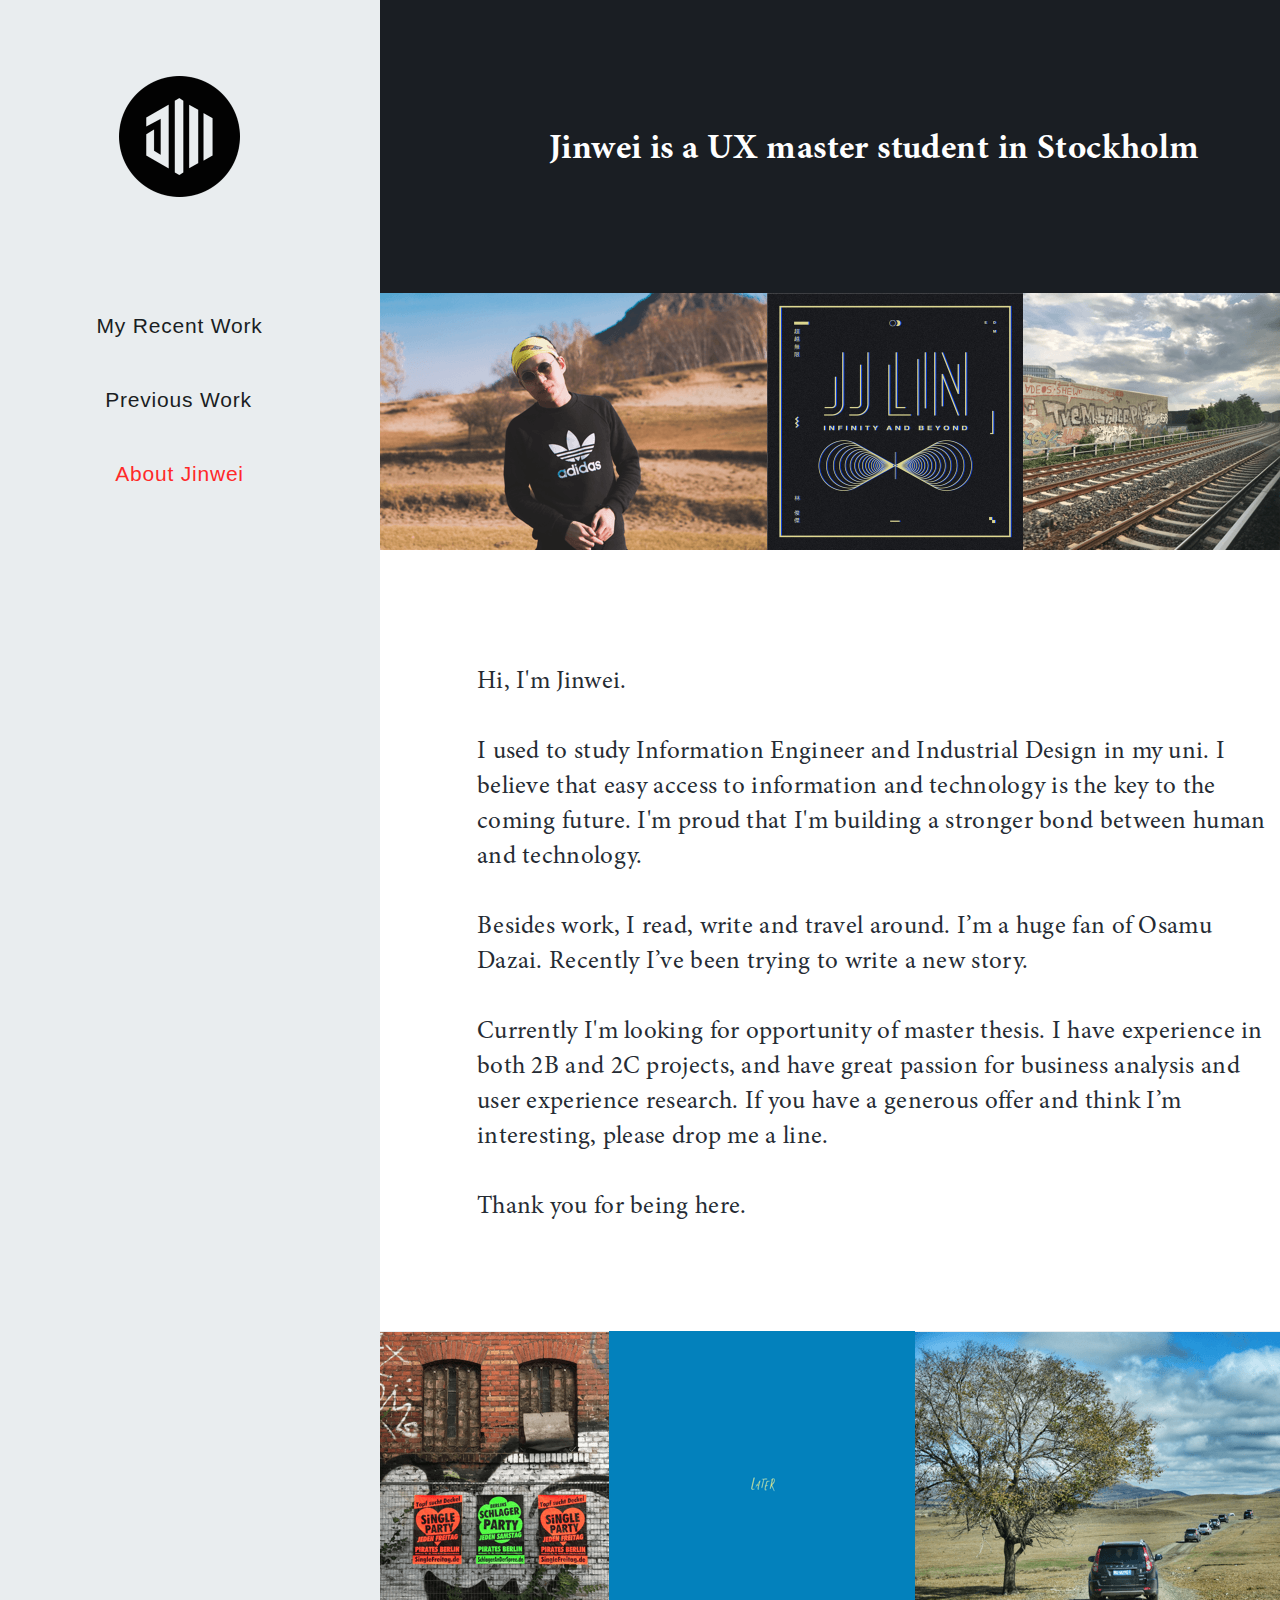
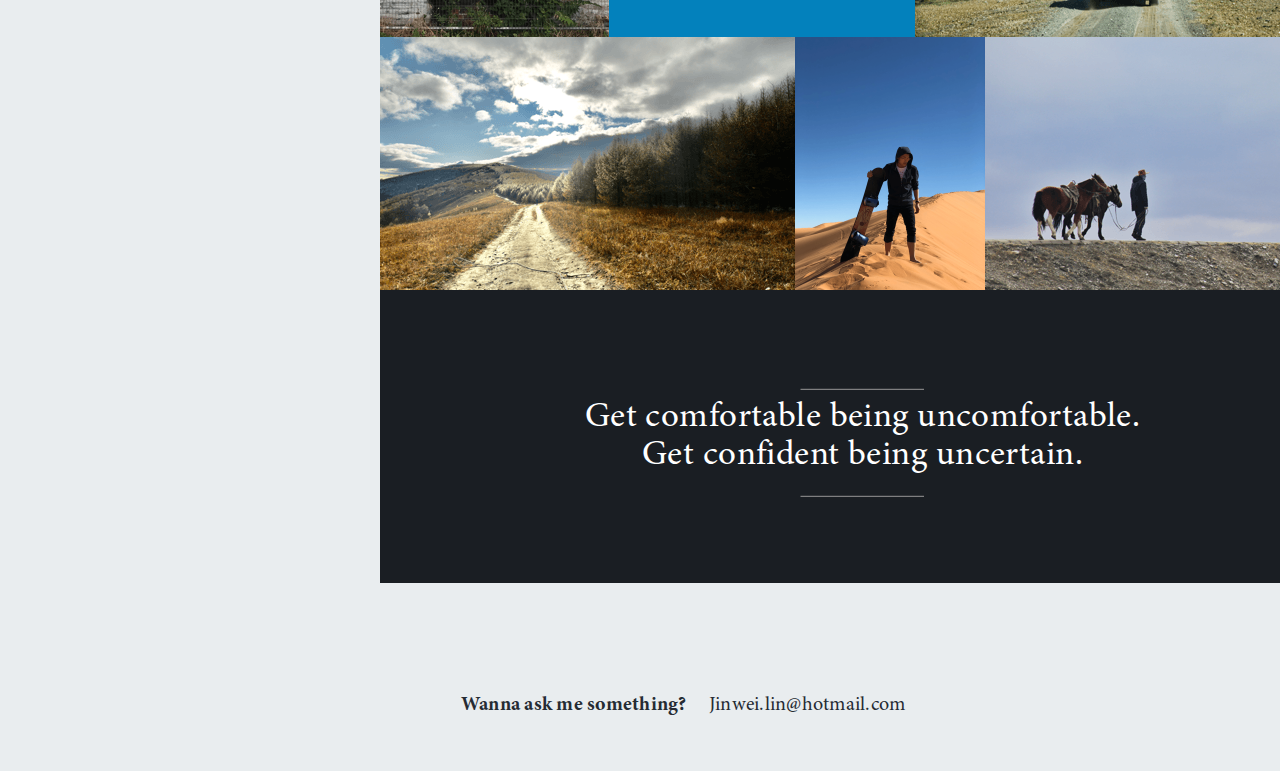
<file: aboutjinwei.html>
<!DOCTYPE html>
<html>
    <head>
        <link href="./img/favicon.png" rel="shortcut icon"/>
        <meta charset="utf-8"/>
        <meta content="width=1366, maximum-scale=1.0" name="viewport"/>
        <link href="./css/aboutJinwei.css" rel="stylesheet" type="text/css"/>
        <meta content="Launchpad by Anima" name="author">
        </meta>
    </head>
    <body style="margin: 0;
 background: rgba(233, 237, 239, 1.0);">
        <input id="anPageName" name="page" type="hidden" value="aboutjinwei"/>
        <div class="aboutjinwei">
            <div style="width: 1366px; height: 100%; position:relative; margin:auto;">
                <div class="headline">
                    <div class="rectangle1">
                    </div>
                </div>
                <div class="rectanglecopy">
                </div>
                <div class="rectangle">
                </div>
                <div class="hiimjinweiius">
                    <br />Hi, I'm Jinwei. <br /><br />I used to study Information Engineer and Industrial Design in my uni. I believe that easy access to information and technology is the key to the coming future. I'm proud that I'm building a stronger bond between human and technology. <br /><br />Besides work, I read, write and travel around. I’m a huge fan of Osamu Dazai. Recently I’ve been trying to write a new story. <br /><br />Currently I'm looking for opportunity of master thesis. I have experience in both 2B and 2C projects, and have great passion for business analysis and user experience research. If you have a generous offer and think I’m interesting, please drop me a line. <br /><br />Thank you for being here.   <br />
                </div>
                <div class="jinweiisauxmaste">
                    Jinwei is a UX master student in Stockholm
                </div>
                <a href="mailto:Jinwei.lin@hotmail.com">
                <div class="jinweilinhotmailc">
                    Jinwei.lin@hotmail.com
                </div>
                </a>
                <div class="wannaaskmesomethi">
                    Wanna ask me something?
                </div>
                <img anima-src="./img/about-jinwei-about7.png" class="about7" src="[data-uri]"/>
                <img anima-src="./img/about-jinwei-about6.png" class="about6" src="[data-uri]"/>
                <img anima-src="./img/about-jinwei-about9.png" class="about9" src="[data-uri]"/>
                <img anima-src="./img/about-jinwei-about4.png" class="about4" src="[data-uri]"/>
                <img anima-src="./img/about-jinwei-about2@2x.png" class="about2" src="[data-uri]"/>
                <img anima-src="./img/about-jinwei-about1.png" class="about1" src="[data-uri]"/>
                <img anima-src="./img/about-jinwei-about5.png" class="about5" src="[data-uri]"/>
                <img anima-src="./img/about-jinwei-about8@2x.png" class="about8" src="[data-uri]"/>
                <img anima-src="./img/about-jinwei-img0215.png" class="img0215" src="[data-uri]"/>
                <div class="quote">
                    <div class="getcomfortablebein">
                        <br />Get comfortable being uncomfortable. <br />Get confident being uncertain.<br />
                    </div>
                    <img anima-src="./img/about-jinwei-line@2x.png" class="line" src="[data-uri]"/>
                    <img anima-src="./img/about-jinwei-line@2x.png" class="linecopy" src="[data-uri]"/>
                </div>
                <a href="index.html">
                <div class="myrecentwork">
                    My Recent Work
                </div>
                </a>
                <a href="previouswork.html">
                <div class="previouswork">
                    Previous Work
                </div>
                </a>
                <a href="aboutjinwei.html">
                <div class="aboutjinwei1">
                    About Jinwei
                </div>
                </a>
                <a href="index.html">
                <img anima-src="./img/about-jinwei-jinwei-icon@2x.png" class="jinweiicon" src="[data-uri]"/>
                </a>
            </div>
        </div>
        <!-- Scripts -->
        <script>
            anima_isHidden = function(e) {
                if (!(e instanceof HTMLElement)) return !1;
                if (getComputedStyle(e).display == "none") return !0; else if (e.parentNode && anima_isHidden(e.parentNode)) return !0;
                return !1;
            };
            anima_loadAsyncSrcForTag = function(tag) {
                var elements = document.getElementsByTagName(tag);
                var toLoad = [];
                for (var i = 0; i < elements.length; i++) {
                    var e = elements[i];
                    var src = e.getAttribute("src");
                    var loaded = (src != undefined && src.length > 0 && src != '[data-uri]');
                    if (loaded) continue;
                    var asyncSrc = e.getAttribute("anima-src");
                    if (asyncSrc == undefined || asyncSrc.length == 0) continue;
                    if (anima_isHidden(e)) continue;
                    toLoad.push(e);
                }
                toLoad.sort(function(a, b) {
                    return anima_getTop(a) - anima_getTop(b);
                });
                for (var i = 0; i < toLoad.length; i++) {
                    var e = toLoad[i];
                    var asyncSrc = e.getAttribute("anima-src");
                    e.setAttribute("src", asyncSrc);
                }
            };
            anima_pauseHiddenVideos = function(tag) {
                var elements = document.getElementsByTagName("video");
                for (var i = 0; i < elements.length; i++) {
                    var e = elements[i];
                    var isPlaying = !!(e.currentTime > 0 && !e.paused && !e.ended && e.readyState > 2);
                    var isHidden = anima_isHidden(e);
                    if (!isPlaying && !isHidden && e.getAttribute("autoplay") == "autoplay") {
                        e.play();
                    } else if (isPlaying && isHidden) {
                        e.pause();
                    }
                }
            };
            anima_loadAsyncSrc = function(tag) {
                anima_loadAsyncSrcForTag("img");
                anima_loadAsyncSrcForTag("iframe");
                anima_loadAsyncSrcForTag("video");
                anima_pauseHiddenVideos();
            };
            var anima_getTop = function(e) {
                var top = 0;
                do {
                    top += e.offsetTop || 0;
                    e = e.offsetParent;
                } while (e);
                return top;
            };
            anima_loadAsyncSrc();
            anima_old_onResize = window.onresize;
            anima_new_onResize = undefined;
            anima_updateOnResize = function() {
                if (anima_new_onResize == undefined || window.onresize != anima_new_onResize) {
                    anima_new_onResize = function(x) {
                        if (anima_old_onResize != undefined) anima_old_onResize(x);
                        anima_loadAsyncSrc();
                    };
                    window.onresize = anima_new_onResize;
                    setTimeout(function() {
                        anima_updateOnResize();
                    }, 3000);
                }
            };
            anima_updateOnResize();
            setTimeout(function() {
                anima_loadAsyncSrc();
            }, 200);
        </script>
        <!-- End of Scripts -->
    </body>
</html>
</file>
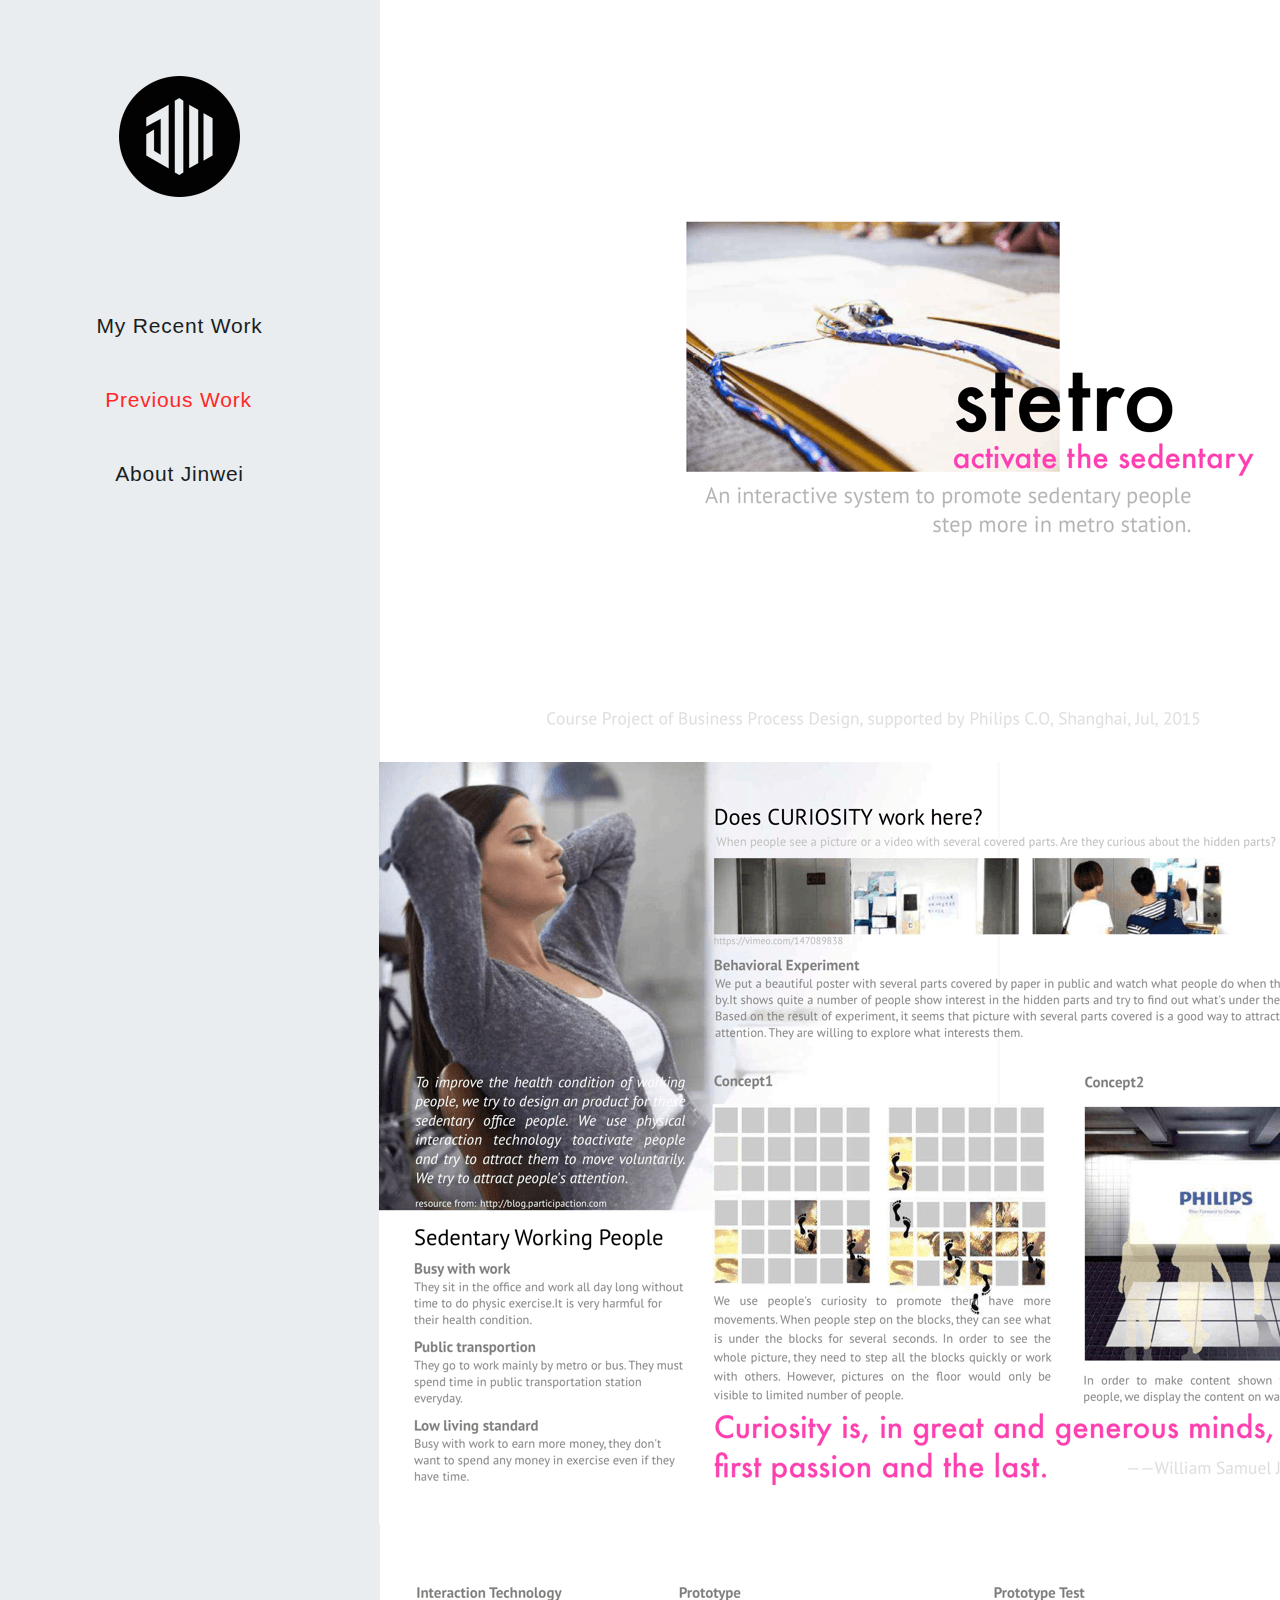
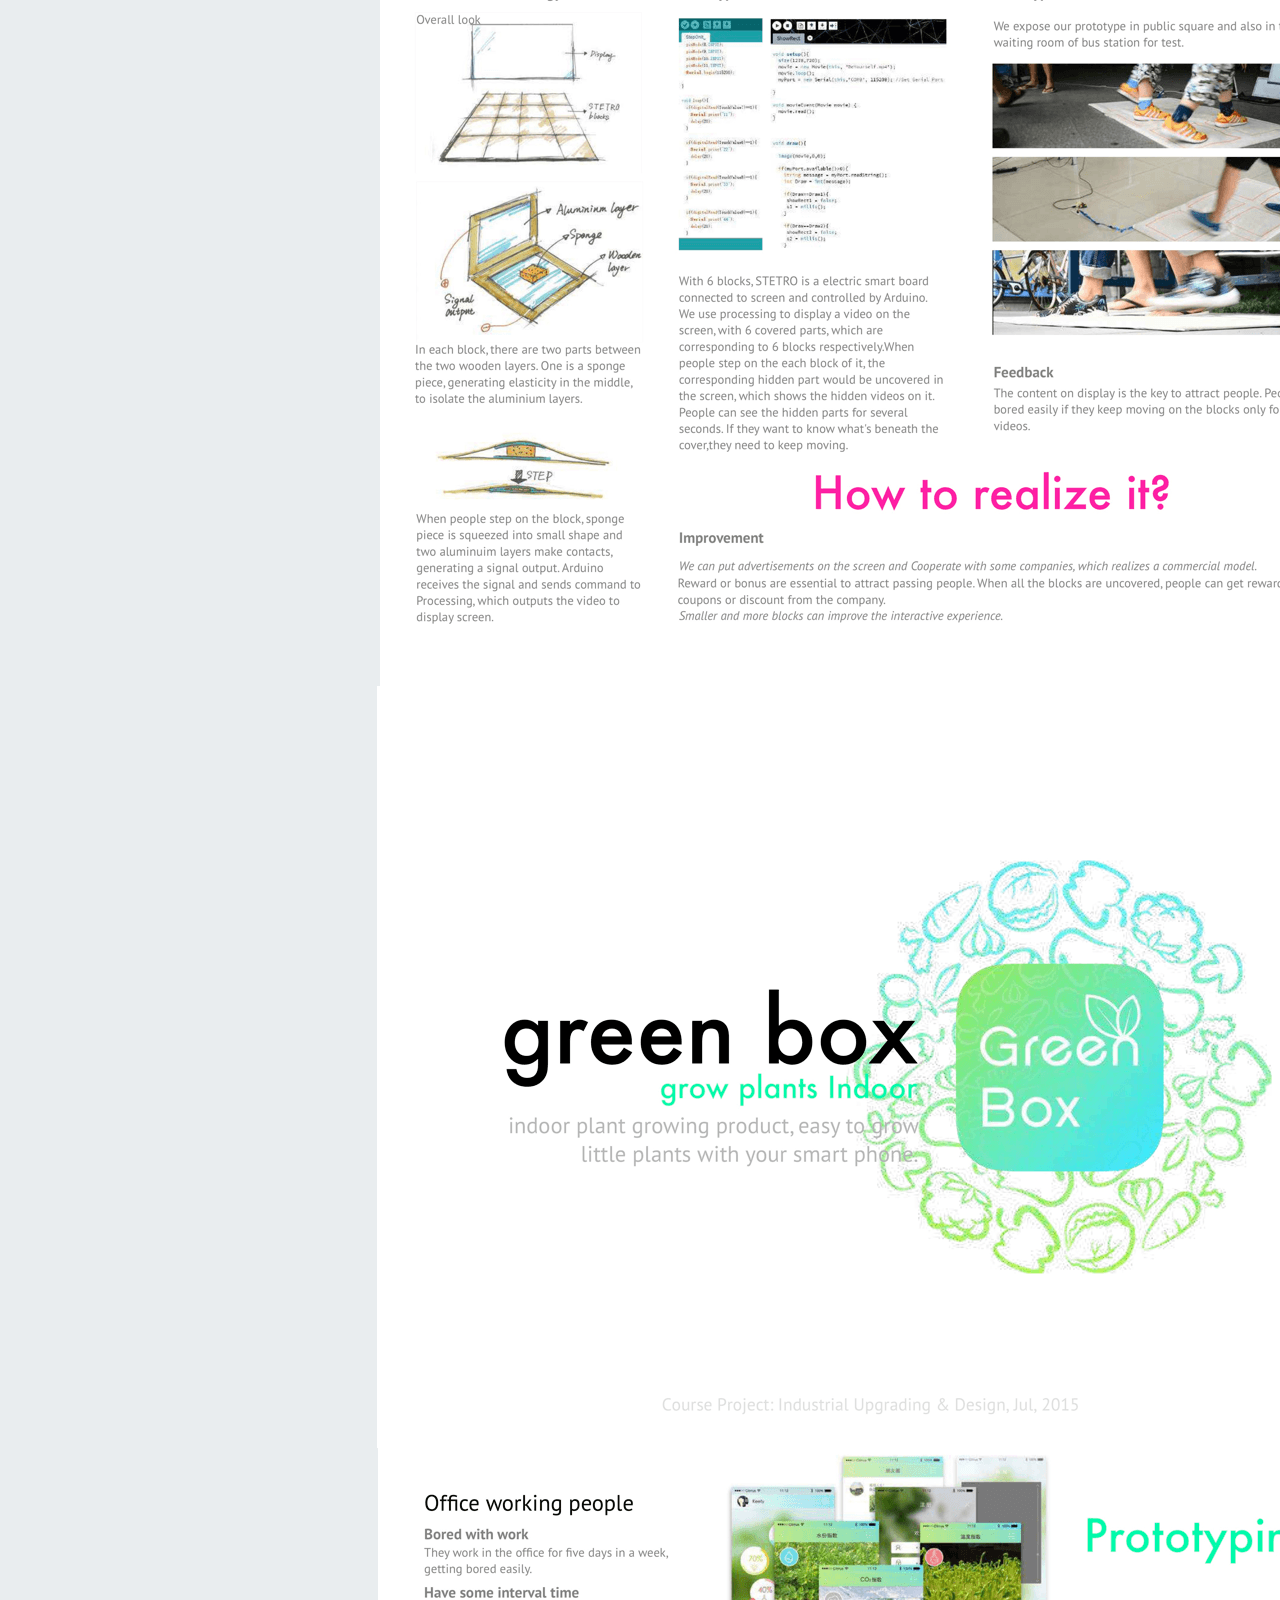
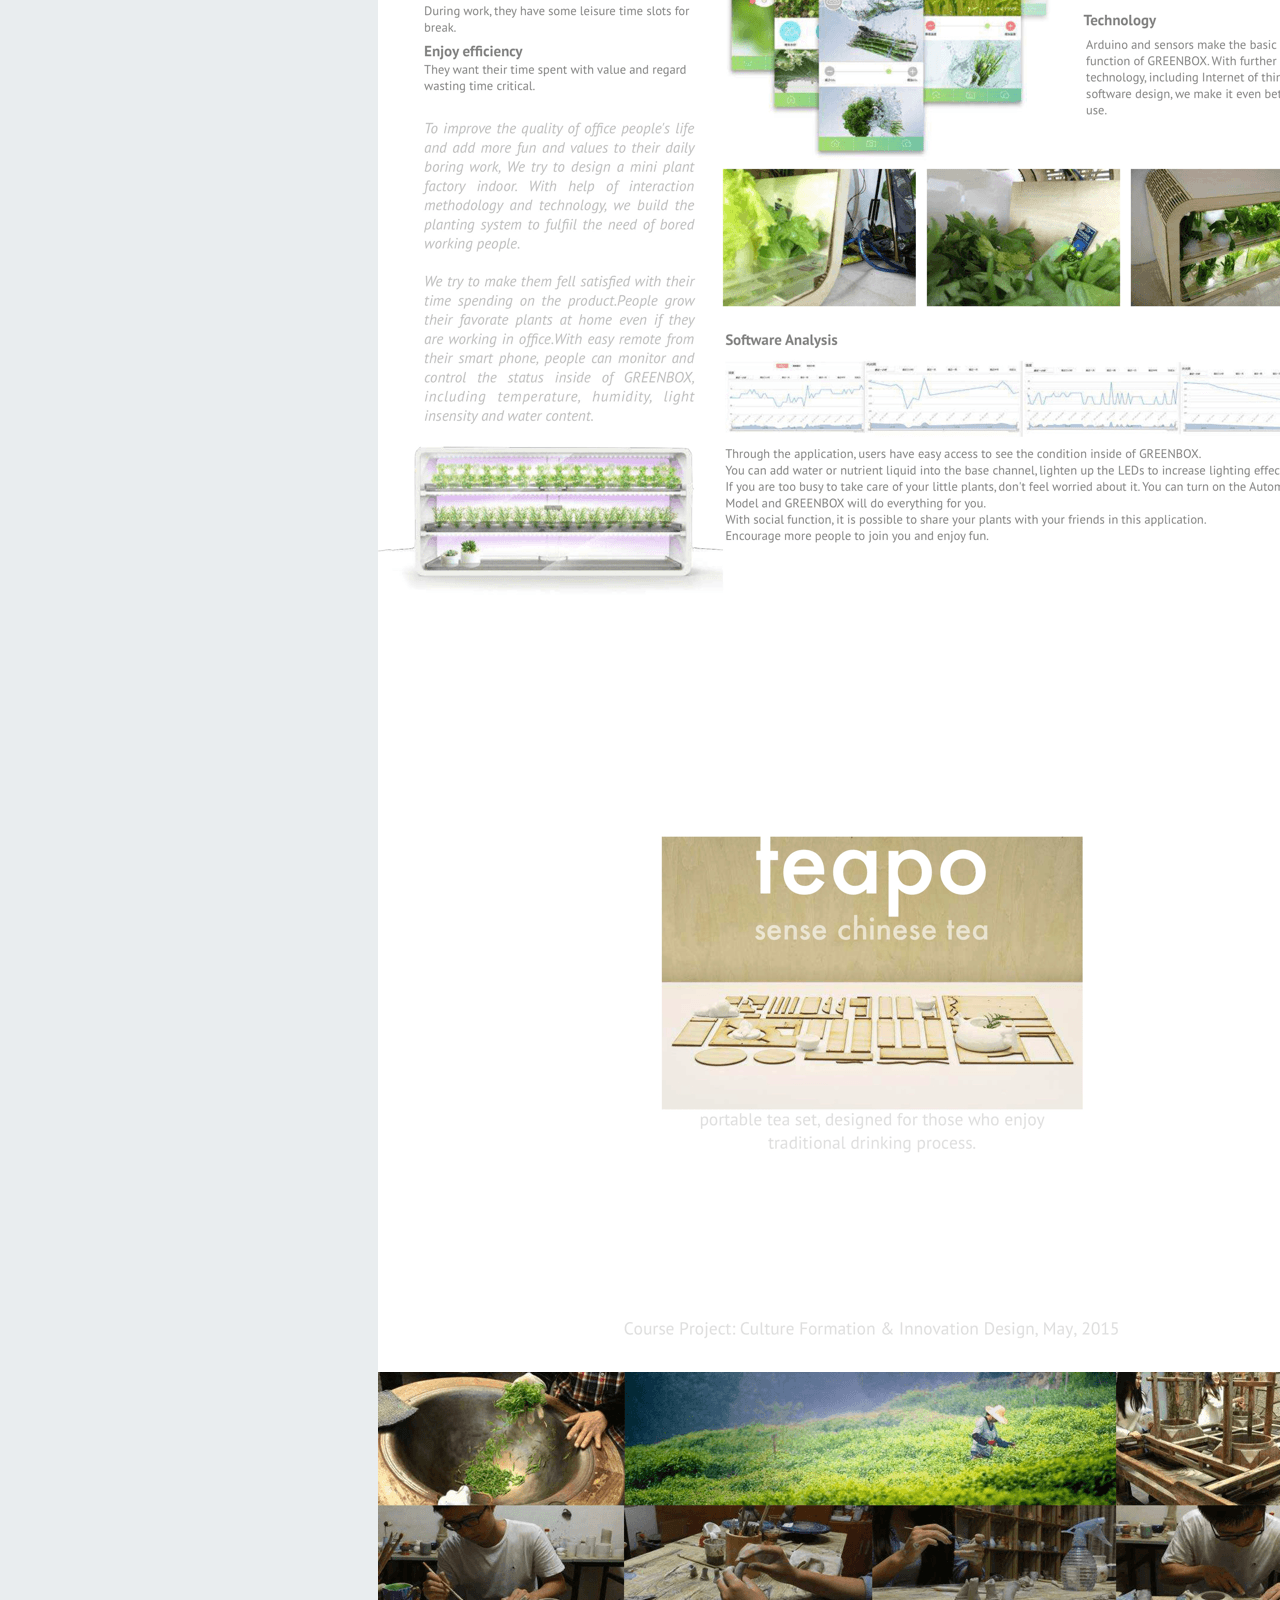
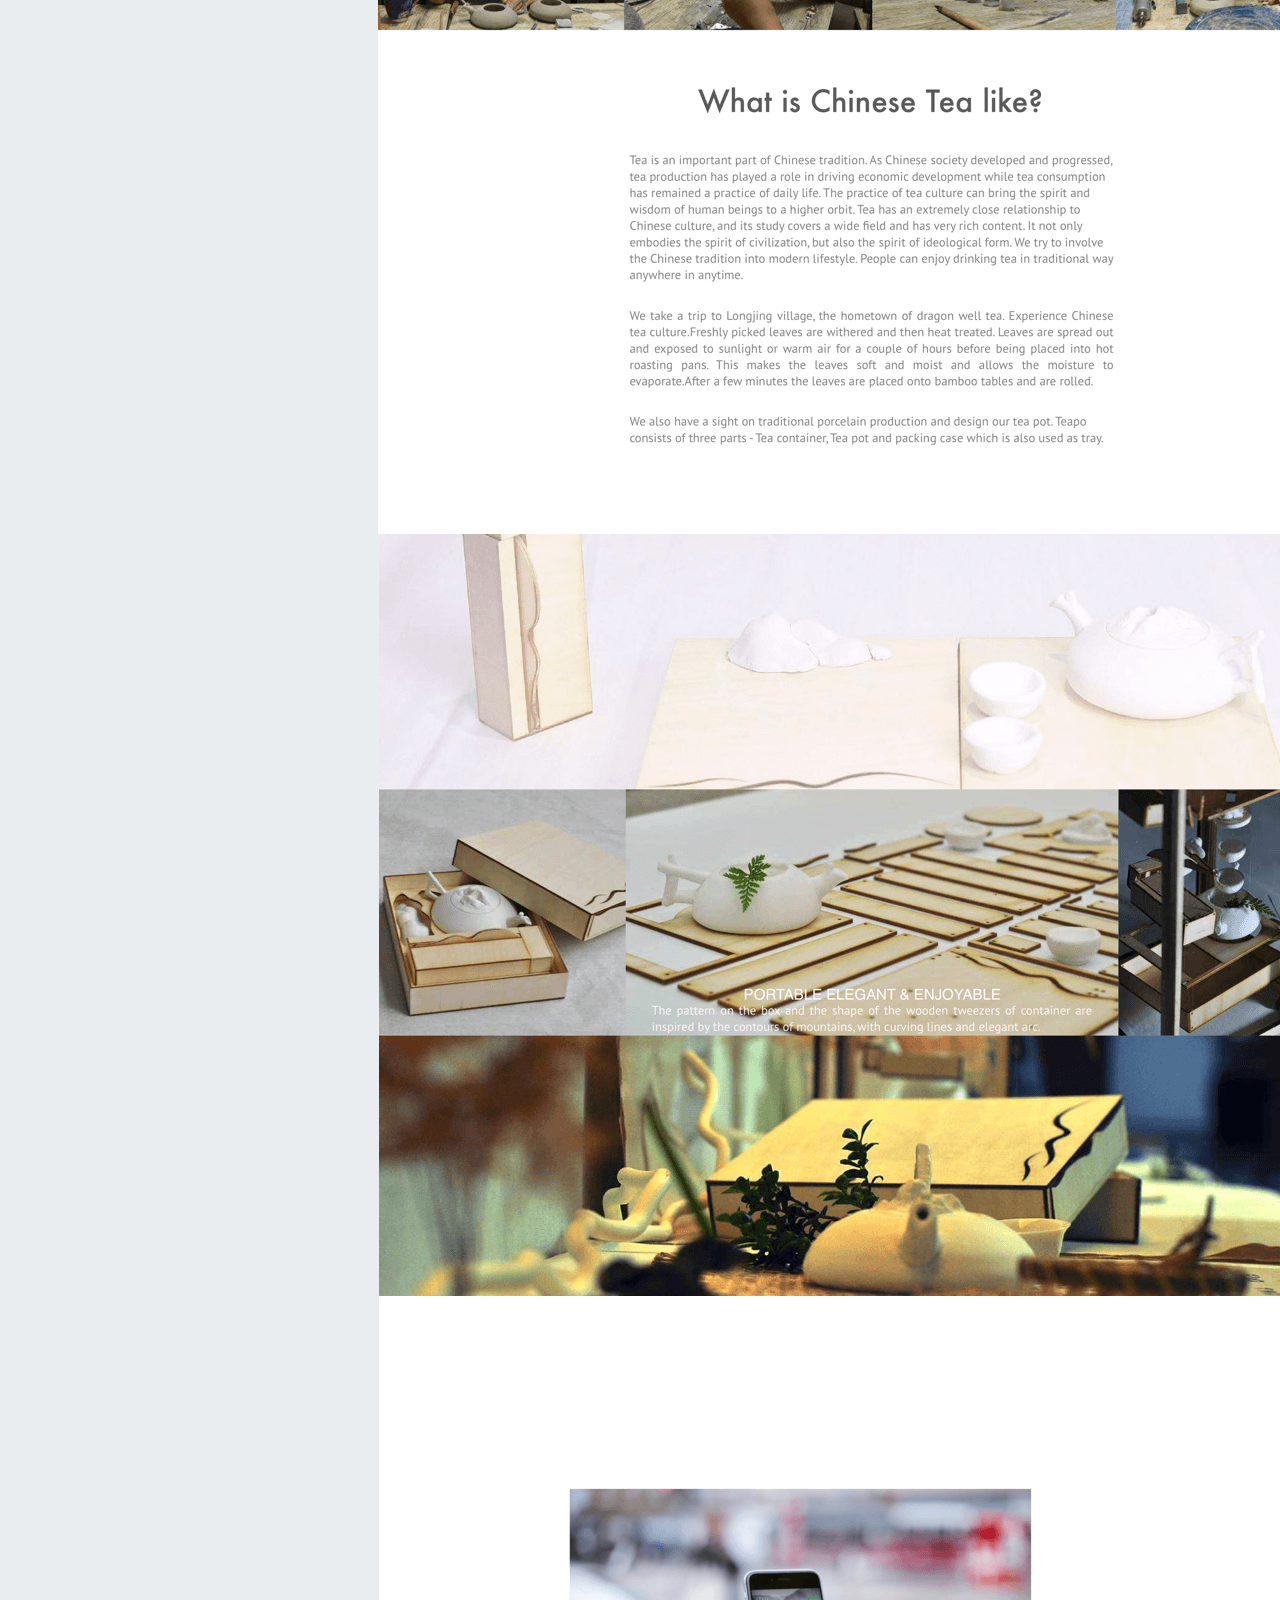
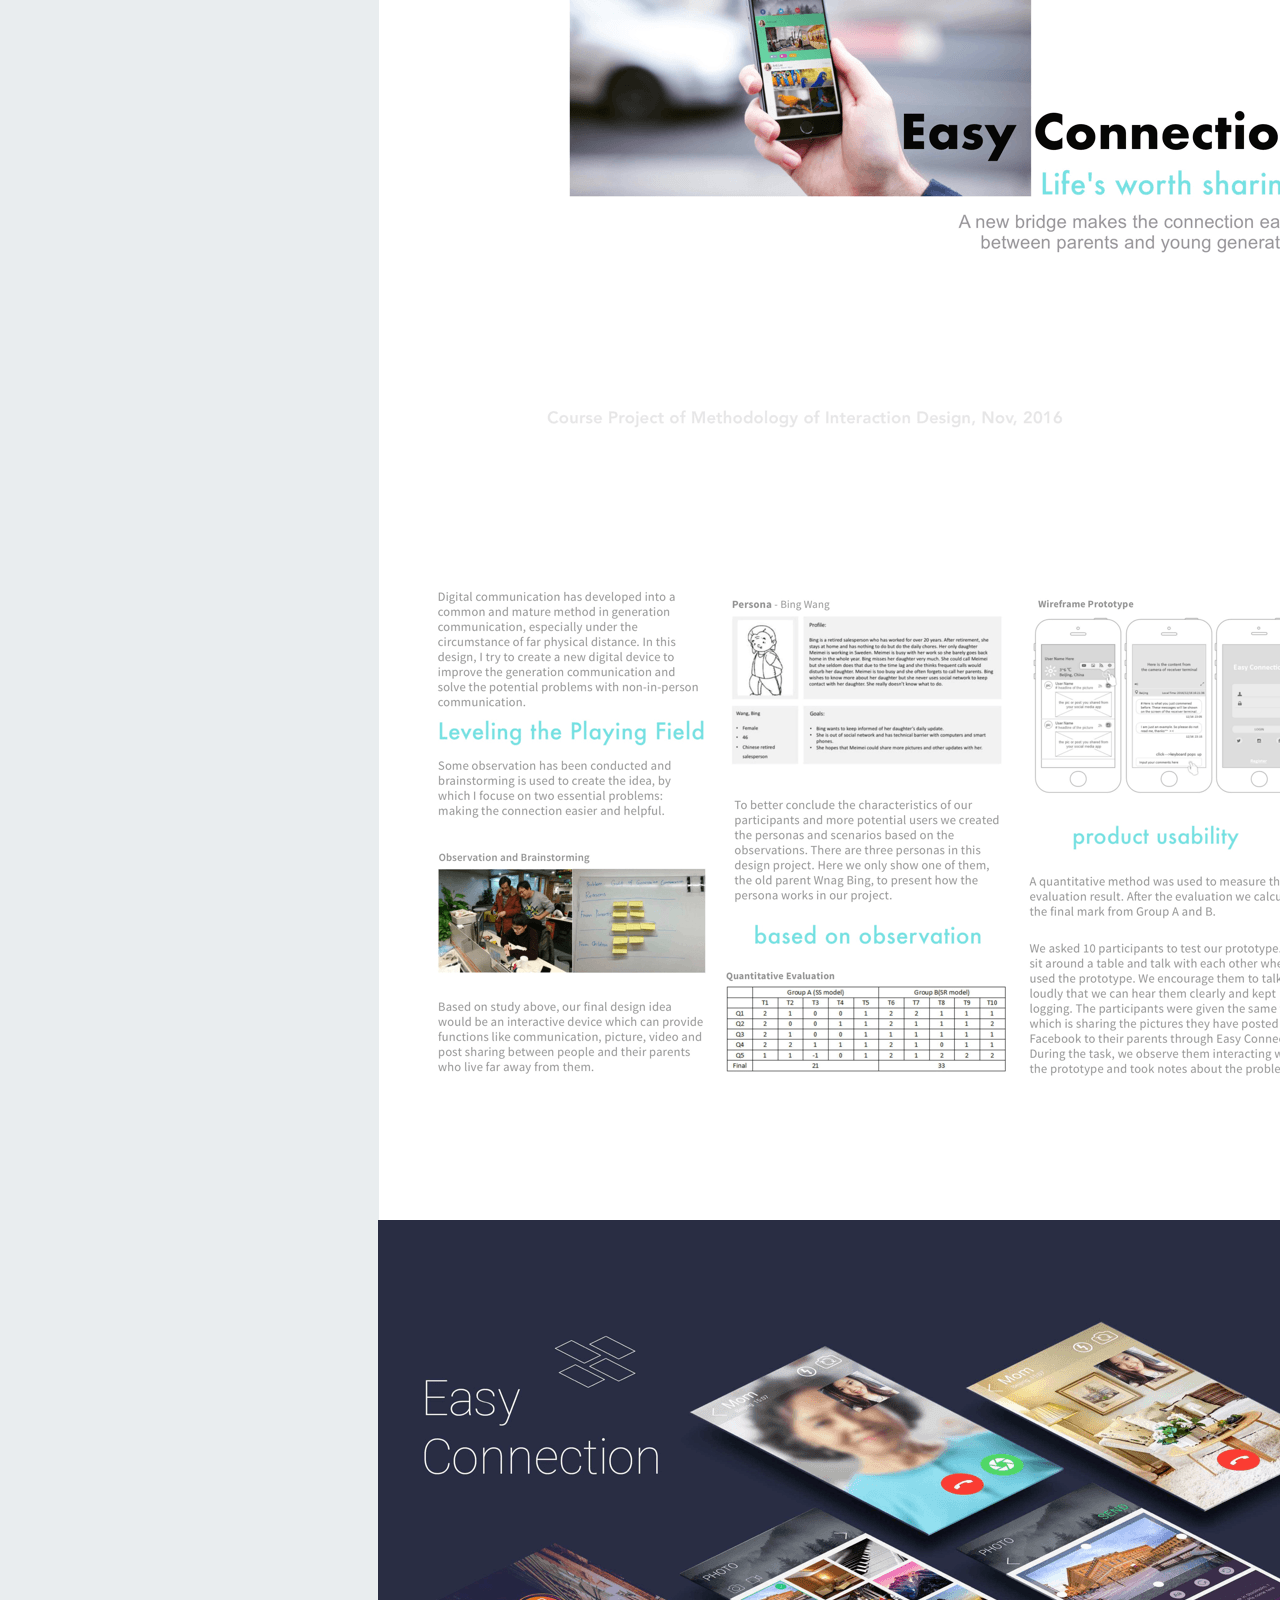
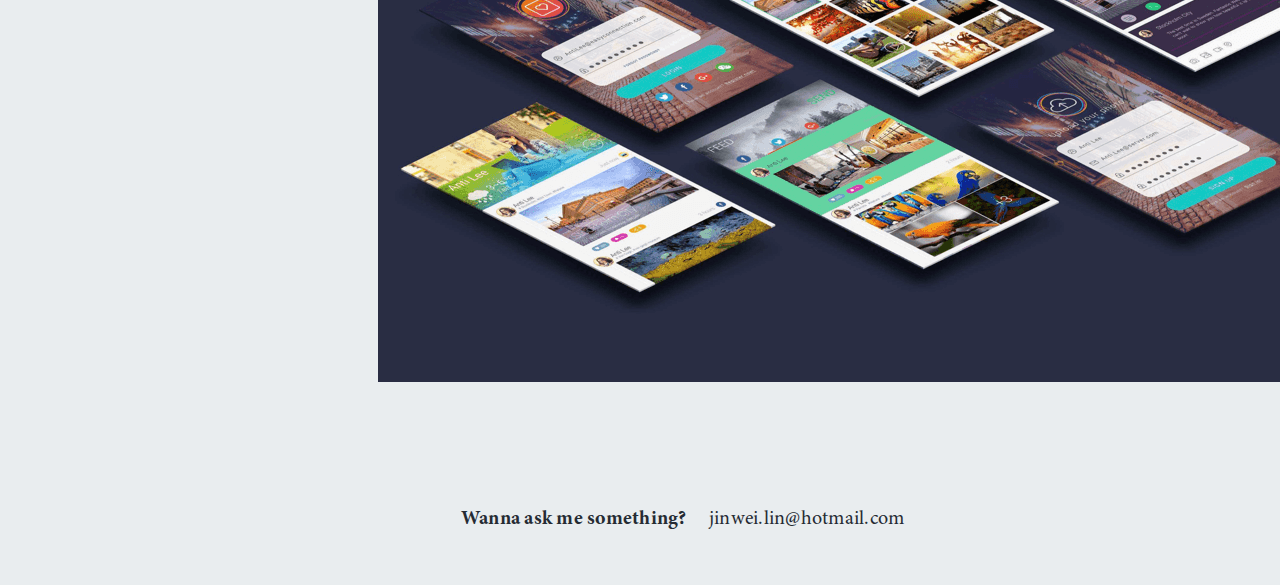
<file: previouswork.html>
<!DOCTYPE html>
<html>
    <head>
        <link href="./img/favicon.png" rel="shortcut icon"/>
        <meta charset="utf-8"/>
        <meta content="width=1366, maximum-scale=1.0" name="viewport"/>
        <link href="./css/previousWork.css" rel="stylesheet" type="text/css"/>
        <meta content="Launchpad by Anima" name="author">
        </meta>
    </head>
    <body style="margin: 0;
 background: rgba(233, 237, 239, 1.0);">
        <input id="anPageName" name="page" type="hidden" value="previouswork"/>
        <div class="previouswork">
            <div style="width: 1366px; height: 100%; position:relative; margin:auto;">
                <a href="mailto:Jinwei.lin@hotmail.com">
                <div class="jinweilinhotmailc">
                jinwei.lin@hotmail.com
                </div>
                </a>
                <div class="wannaaskmesomethi">
                    Wanna ask me something?
                </div>
                <img anima-src="./img/previous-work-previouswork1.png" class="previouswork1" src="[data-uri]"/>
                <img anima-src="./img/previous-work-previouswork2.png" class="previouswork2" src="[data-uri]"/>
                <img anima-src="./img/previous-work-previouswork3.png" class="previouswork3" src="[data-uri]"/>
                <img anima-src="./img/previous-work-previouswork4.png" class="previouswork4" src="[data-uri]"/>
                <img anima-src="./img/previous-work-previouswork5.png" class="previouswork5" src="[data-uri]"/>
                <img anima-src="./img/previous-work-previouswork6.png" class="previouswork6" src="[data-uri]"/>
                <img anima-src="./img/previous-work-previouswork7.png" class="previouswork7" src="[data-uri]"/>
                <img anima-src="./img/previous-work-previouswork8.png" class="previouswork8" src="[data-uri]"/>
                <img anima-src="./img/previous-work-previouswork9.png" class="previouswork9" src="[data-uri]"/>
                <img anima-src="./img/previous-work-previouswork10.png" class="previouswork10" src="[data-uri]"/>
                <img anima-src="./img/previous-work-previouswork11.png" class="previouswork11" src="[data-uri]"/>
                <a href="index.html">
                <div class="myrecentwork">
                    My Recent Work
                </div>
                </a>
                <div class="previouswork12">
                    Previous Work
                </div>
                <a href="aboutjinwei.html">
                <div class="aboutjinwei">
                    About Jinwei
                </div>
                </a>
                <a href="index.html">
                <img anima-src="./img/previous-work-jinwei-icon@2x.png" class="jinweiicon" src="[data-uri]"/>
                </a>
            </div>
        </div>
        <!-- Scripts -->
        <script>
            anima_isHidden = function(e) {
                if (!(e instanceof HTMLElement)) return !1;
                if (getComputedStyle(e).display == "none") return !0; else if (e.parentNode && anima_isHidden(e.parentNode)) return !0;
                return !1;
            };
            anima_loadAsyncSrcForTag = function(tag) {
                var elements = document.getElementsByTagName(tag);
                var toLoad = [];
                for (var i = 0; i < elements.length; i++) {
                    var e = elements[i];
                    var src = e.getAttribute("src");
                    var loaded = (src != undefined && src.length > 0 && src != '[data-uri]');
                    if (loaded) continue;
                    var asyncSrc = e.getAttribute("anima-src");
                    if (asyncSrc == undefined || asyncSrc.length == 0) continue;
                    if (anima_isHidden(e)) continue;
                    toLoad.push(e);
                }
                toLoad.sort(function(a, b) {
                    return anima_getTop(a) - anima_getTop(b);
                });
                for (var i = 0; i < toLoad.length; i++) {
                    var e = toLoad[i];
                    var asyncSrc = e.getAttribute("anima-src");
                    e.setAttribute("src", asyncSrc);
                }
            };
            anima_pauseHiddenVideos = function(tag) {
                var elements = document.getElementsByTagName("video");
                for (var i = 0; i < elements.length; i++) {
                    var e = elements[i];
                    var isPlaying = !!(e.currentTime > 0 && !e.paused && !e.ended && e.readyState > 2);
                    var isHidden = anima_isHidden(e);
                    if (!isPlaying && !isHidden && e.getAttribute("autoplay") == "autoplay") {
                        e.play();
                    } else if (isPlaying && isHidden) {
                        e.pause();
                    }
                }
            };
            anima_loadAsyncSrc = function(tag) {
                anima_loadAsyncSrcForTag("img");
                anima_loadAsyncSrcForTag("iframe");
                anima_loadAsyncSrcForTag("video");
                anima_pauseHiddenVideos();
            };
            var anima_getTop = function(e) {
                var top = 0;
                do {
                    top += e.offsetTop || 0;
                    e = e.offsetParent;
                } while (e);
                return top;
            };
            anima_loadAsyncSrc();
            anima_old_onResize = window.onresize;
            anima_new_onResize = undefined;
            anima_updateOnResize = function() {
                if (anima_new_onResize == undefined || window.onresize != anima_new_onResize) {
                    anima_new_onResize = function(x) {
                        if (anima_old_onResize != undefined) anima_old_onResize(x);
                        anima_loadAsyncSrc();
                    };
                    window.onresize = anima_new_onResize;
                    setTimeout(function() {
                        anima_updateOnResize();
                    }, 3000);
                }
            };
            anima_updateOnResize();
            setTimeout(function() {
                anima_loadAsyncSrc();
            }, 200);
        </script>
        <!-- End of Scripts -->
    </body>
</html>
</file>
<file: css/myRecentWork.css>
@font-face {
                          font-family: "MinionPro-Regular";
                          src: url('../fonts/MinionPro-Regular.otf') format("opentype");
                        }
                        @font-face {
                          font-family: "MinionPro-Bold";
                          src: url('../fonts/MinionPro-Bold.otf') format("opentype");
                        }
                        @font-face {
                          font-family: "MinionPro-It";
                          src: url('../fonts/MinionPro-It.otf') format("opentype");
                        }
                        
.myrecentwork {
  width               : 100%;
  min-width           : 1366px;
  height              : 100vh;
  min-height          : 24045px;
  position            : relative;
  overflow            : hidden;
  margin              : 0px;
  -webkit-font-smoothing: antialiased;
  -moz-osx-font-smoothing: grayscale;
  background-color    : rgba(233, 237, 239, 1.0);
}
a {
  text-decoration     : none;
}
div {
  -webkit-text-size-adjust: none;
}
.anima-full-width-a {
  width               : 100%;
}
.anima-full-height-a {
  height              : 100%;
}
div {
  -webkit-text-size-adjust: none;
}
.myrecentwork .page13 {
  background-color    : rgba(255,255,255,0.0);
  top                 : 22915px;
  height              : 940px;
  width               : 986px;
  position            : absolute;
  margin              : 0;
  left                : 380px;
  -ms-transform       : rotate(0deg); /* IE 9 */
  -webkit-transform   : rotate(0deg); /* Chrome, Safari, Opera */
  transform           : rotate(0deg);
}
.myrecentwork .page13 .rectanglecopy {
  background-color    : rgba(244, 246, 247, 1.0);
  top                 : 0px;
  height              : 940px;
  width               : 986px;
  position            : absolute;
  margin              : 0;
  left                : 0px;
  -ms-transform       : rotate(0deg); /* IE 9 */
  -webkit-transform   : rotate(0deg); /* Chrome, Safari, Opera */
  transform           : rotate(0deg);
}
.myrecentwork .page13 .whatilearned {
  background-color    : rgba(255,255,255,0.0);
  top                 : 107px;
  height              : auto;
  width               : 648px;
  position            : absolute;
  margin              : 0;
  left                : 170px;
  -ms-transform       : rotate(0deg); /* IE 9 */
  -webkit-transform   : rotate(0deg); /* Chrome, Safari, Opera */
  transform           : rotate(0deg);
  font-family         : "LucidaGrande", Helvetica, Arial, serif;
  font-size           : 35.0px;
  color               : rgba(37, 43, 51, 1.0);
  text-align          : left;
  letter-spacing      : 0.31px;
  line-height         : 41.0px;
}
.myrecentwork .page13 .itwasmyfirst2bp {
  background-color    : rgba(255,255,255,0.0);
  top                 : 176px;
  height              : auto;
  width               : 646px;
  position            : absolute;
  margin              : 0;
  left                : 170px;
  -ms-transform       : rotate(0deg); /* IE 9 */
  -webkit-transform   : rotate(0deg); /* Chrome, Safari, Opera */
  transform           : rotate(0deg);
  font-family         : "MinionPro-Regular", Helvetica, Arial, serif;
  font-size           : 25.0px;
  color               : rgba(37, 43, 51, 1.0);
  text-align          : left;
  letter-spacing      : 0.3px;
  line-height         : 35.0px;
}
.myrecentwork .img20190224103419 {
  background-color    : rgba(255,255,255,0.0);
  top                 : 22422px;
  height              : 493px;
  width               : 986px;
  position            : absolute;
  margin              : 0;
  left                : 380px;
  -ms-transform       : rotate(0deg); /* IE 9 */
  -webkit-transform   : rotate(0deg); /* Chrome, Safari, Opera */
  transform           : rotate(0deg);
}
.myrecentwork .page12 {
  background-color    : rgba(255,255,255,0.0);
  top                 : 21667px;
  height              : 755px;
  width               : 986px;
  position            : absolute;
  margin              : 0;
  left                : 380px;
  -ms-transform       : rotate(0deg); /* IE 9 */
  -webkit-transform   : rotate(0deg); /* Chrome, Safari, Opera */
  transform           : rotate(0deg);
}
.myrecentwork .page12 .rectangle {
  background-color    : rgba(255, 255, 255, 1.0);
  top                 : 0px;
  height              : 755px;
  width               : 986px;
  position            : absolute;
  margin              : 0;
  left                : 0px;
  -ms-transform       : rotate(0deg); /* IE 9 */
  -webkit-transform   : rotate(0deg); /* Chrome, Safari, Opera */
  transform           : rotate(0deg);
}
.myrecentwork .page12 .theimpact {
  background-color    : rgba(255,255,255,0.0);
  top                 : 123px;
  height              : auto;
  width               : 648px;
  position            : absolute;
  margin              : 0;
  left                : 170px;
  -ms-transform       : rotate(0deg); /* IE 9 */
  -webkit-transform   : rotate(0deg); /* Chrome, Safari, Opera */
  transform           : rotate(0deg);
  font-family         : "LucidaGrande", Helvetica, Arial, serif;
  font-size           : 35.0px;
  color               : rgba(37, 43, 51, 1.0);
  text-align          : left;
  letter-spacing      : 0.31px;
  line-height         : 41.0px;
}
.myrecentwork .page12 .wefinallylaunched {
  background-color    : rgba(255,255,255,0.0);
  top                 : 210px;
  height              : auto;
  width               : 648px;
  position            : absolute;
  margin              : 0;
  left                : 170px;
  -ms-transform       : rotate(0deg); /* IE 9 */
  -webkit-transform   : rotate(0deg); /* Chrome, Safari, Opera */
  transform           : rotate(0deg);
  font-family         : "MinionPro-Regular", Helvetica, Arial, serif;
  font-size           : 25.0px;
  color               : rgba(37, 43, 51, 1.0);
  text-align          : left;
  letter-spacing      : 0.3px;
  line-height         : 35.0px;
}
.myrecentwork .page11 {
  background-color    : rgba(255,255,255,0.0);
  top                 : 15786px;
  height              : 5881px;
  width               : 986px;
  position            : absolute;
  margin              : 0;
  left                : 380px;
  -ms-transform       : rotate(0deg); /* IE 9 */
  -webkit-transform   : rotate(0deg); /* Chrome, Safari, Opera */
  transform           : rotate(0deg);
}
.myrecentwork .page11 .rectangle {
  background-color    : rgba(255, 255, 255, 1.0);
  top                 : 0px;
  height              : 5326px;
  width               : 986px;
  position            : absolute;
  margin              : 0;
  left                : 0px;
  -ms-transform       : rotate(0deg); /* IE 9 */
  -webkit-transform   : rotate(0deg); /* Chrome, Safari, Opera */
  transform           : rotate(0deg);
}
.myrecentwork .page11 .pack124 {
  background-color    : rgba(255,255,255,0.0);
  top                 : 4826px;
  height              : 447px;
  width               : 254px;
  position            : absolute;
  margin              : 0;
  left                : 644px;
  -ms-transform       : rotate(0deg); /* IE 9 */
  -webkit-transform   : rotate(0deg); /* Chrome, Safari, Opera */
  transform           : rotate(0deg);
}
.myrecentwork .page11 .pack123 {
  background-color    : rgba(255,255,255,0.0);
  top                 : 4826px;
  height              : 447px;
  width               : 255px;
  position            : absolute;
  margin              : 0;
  left                : 366px;
  -ms-transform       : rotate(0deg); /* IE 9 */
  -webkit-transform   : rotate(0deg); /* Chrome, Safari, Opera */
  transform           : rotate(0deg);
}
.myrecentwork .page11 .pack122 {
  background-color    : rgba(255,255,255,0.0);
  top                 : 4826px;
  height              : 447px;
  width               : 255px;
  position            : absolute;
  margin              : 0;
  left                : 88px;
  -ms-transform       : rotate(0deg); /* IE 9 */
  -webkit-transform   : rotate(0deg); /* Chrome, Safari, Opera */
  transform           : rotate(0deg);
}
.myrecentwork .page11 .wechatimg3 {
  background-color    : rgba(255,255,255,0.0);
  top                 : 3563px;
  height              : 986px;
  width               : 584px;
  position            : absolute;
  margin              : 0;
  left                : 201px;
  -ms-transform       : rotate(90deg); /* IE 9 */
  -webkit-transform   : rotate(90deg); /* Chrome, Safari, Opera */
  transform           : rotate(90deg);
}
.myrecentwork .page11 .wechatimage20190305174452 {
  background-color    : rgba(255,255,255,0.0);
  top                 : 5326px;
  height              : 555px;
  width               : 986px;
  position            : absolute;
  margin              : 0;
  left                : 0px;
  -ms-transform       : rotate(0deg); /* IE 9 */
  -webkit-transform   : rotate(0deg); /* Chrome, Safari, Opera */
  transform           : rotate(0deg);
}
.myrecentwork .page11 .crediticyhu {
  background-color    : rgba(255,255,255,0.0);
  top                 : 5852px;
  height              : auto;
  width               : auto;
  position            : absolute;
  margin              : 0;
  left                : 823px;
  -ms-transform       : rotate(0deg); /* IE 9 */
  -webkit-transform   : rotate(0deg); /* Chrome, Safari, Opera */
  transform           : rotate(0deg);
  font-family         : "LucidaGrande", Helvetica, Arial, serif;
  font-size           : 25.0px;
  color               : rgba(255, 255, 255, 1.0);
  text-align          : left;
  letter-spacing      : 0.45px;
  line-height         : 29.0px;
}
.myrecentwork .page11 .pack910 {
  background-color    : rgba(255,255,255,0.0);
  top                 : 2847px;
  height              : 316px;
  width               : 181px;
  position            : absolute;
  margin              : 0;
  left                : 672px;
  -ms-transform       : rotate(0deg); /* IE 9 */
  -webkit-transform   : rotate(0deg); /* Chrome, Safari, Opera */
  transform           : rotate(0deg);
}
.myrecentwork .page11 .pack99 {
  background-color    : rgba(255,255,255,0.0);
  top                 : 2846px;
  height              : 317px;
  width               : 501px;
  position            : absolute;
  margin              : 0;
  left                : 132px;
  -ms-transform       : rotate(0deg); /* IE 9 */
  -webkit-transform   : rotate(0deg); /* Chrome, Safari, Opera */
  transform           : rotate(0deg);
}
.myrecentwork .page11 .pack98 {
  background-color    : rgba(255,255,255,0.0);
  top                 : 2492px;
  height              : 316px;
  width               : 499px;
  position            : absolute;
  margin              : 0;
  left                : 132px;
  -ms-transform       : rotate(0deg); /* IE 9 */
  -webkit-transform   : rotate(0deg); /* Chrome, Safari, Opera */
  transform           : rotate(0deg);
}
.myrecentwork .page11 .pack97 {
  background-color    : rgba(255,255,255,0.0);
  top                 : 2492px;
  height              : 316px;
  width               : 181px;
  position            : absolute;
  margin              : 0;
  left                : 671px;
  -ms-transform       : rotate(0deg); /* IE 9 */
  -webkit-transform   : rotate(0deg); /* Chrome, Safari, Opera */
  transform           : rotate(0deg);
}
.myrecentwork .page11 .bringeverythingto {
  background-color    : rgba(255,255,255,0.0);
  top                 : 141px;
  height              : auto;
  width               : 648px;
  position            : absolute;
  margin              : 0;
  left                : 170px;
  -ms-transform       : rotate(0deg); /* IE 9 */
  -webkit-transform   : rotate(0deg); /* Chrome, Safari, Opera */
  transform           : rotate(0deg);
  font-family         : "LucidaGrande", Helvetica, Arial, serif;
  font-size           : 35.0px;
  color               : rgba(37, 43, 51, 1.0);
  text-align          : left;
  letter-spacing      : 0.31px;
  line-height         : 41.0px;
}
.myrecentwork .page11 .detaileddesign {
  background-color    : rgba(255,255,255,0.0);
  top                 : 72px;
  height              : auto;
  width               : auto;
  position            : absolute;
  margin              : 0;
  left                : 170px;
  -ms-transform       : rotate(0deg); /* IE 9 */
  -webkit-transform   : rotate(0deg); /* Chrome, Safari, Opera */
  transform           : rotate(0deg);
  font-family         : "LucidaGrande-Bold", Helvetica, Arial, serif;
  font-size           : 20.0px;
  color               : rgba(37, 43, 51, 1.0);
  text-align          : left;
  letter-spacing      : 0.01px;
  line-height         : 20.0px;
}
.myrecentwork .page11 .weusedallthewmc {
  background-color    : rgba(255,255,255,0.0);
  top                 : 246px;
  height              : auto;
  width               : 648px;
  position            : absolute;
  margin              : 0;
  left                : 170px;
  -ms-transform       : rotate(0deg); /* IE 9 */
  -webkit-transform   : rotate(0deg); /* Chrome, Safari, Opera */
  transform           : rotate(0deg);
  font-family         : "MinionPro-Regular", Helvetica, Arial, serif;
  font-size           : 25.0px;
  color               : rgba(37, 43, 51, 1.0);
  text-align          : left;
  letter-spacing      : 0.3px;
  line-height         : 35.0px;
}
.myrecentwork .page11 .wemadehifiprotot {
  background-color    : rgba(255,255,255,0.0);
  top                 : 1185px;
  height              : auto;
  width               : 648px;
  position            : absolute;
  margin              : 0;
  left                : 170px;
  -ms-transform       : rotate(0deg); /* IE 9 */
  -webkit-transform   : rotate(0deg); /* Chrome, Safari, Opera */
  transform           : rotate(0deg);
  font-family         : "MinionPro-Regular", Helvetica, Arial, serif;
  font-size           : 25.0px;
  color               : rgba(37, 43, 51, 1.0);
  text-align          : left;
  letter-spacing      : 0.3px;
  line-height         : 35.0px;
}
.myrecentwork .page11 .themostchallenging {
  background-color    : rgba(255,255,255,0.0);
  top                 : 2023px;
  height              : auto;
  width               : 646px;
  position            : absolute;
  margin              : 0;
  left                : 170px;
  -ms-transform       : rotate(0deg); /* IE 9 */
  -webkit-transform   : rotate(0deg); /* Chrome, Safari, Opera */
  transform           : rotate(0deg);
  font-family         : "MinionPro-Regular", Helvetica, Arial, serif;
  font-size           : 25.0px;
  color               : rgba(37, 43, 51, 1.0);
  text-align          : left;
  letter-spacing      : 0.3px;
  line-height         : 35.0px;
}
.myrecentwork .page11 .thecompatibilityam {
  background-color    : rgba(255,255,255,0.0);
  top                 : 3213px;
  height              : auto;
  width               : 648px;
  position            : absolute;
  margin              : 0;
  left                : 170px;
  -ms-transform       : rotate(0deg); /* IE 9 */
  -webkit-transform   : rotate(0deg); /* Chrome, Safari, Opera */
  transform           : rotate(0deg);
  font-family         : "MinionPro-Regular", Helvetica, Arial, serif;
  font-size           : 25.0px;
  color               : rgba(37, 43, 51, 1.0);
  text-align          : left;
  letter-spacing      : 0.3px;
  line-height         : 35.0px;
}
.myrecentwork .page11 .theinterfaceonthi {
  background-color    : rgba(255,255,255,0.0);
  top                 : 4474px;
  height              : auto;
  width               : 648px;
  position            : absolute;
  margin              : 0;
  left                : 170px;
  -ms-transform       : rotate(0deg); /* IE 9 */
  -webkit-transform   : rotate(0deg); /* Chrome, Safari, Opera */
  transform           : rotate(0deg);
  font-family         : "MinionPro-Regular", Helvetica, Arial, serif;
  font-size           : 25.0px;
  color               : rgba(37, 43, 51, 1.0);
  text-align          : left;
  letter-spacing      : 0.3px;
  line-height         : 35.0px;
}
.myrecentwork .page11 .pack96 {
  background-color    : rgba(255,255,255,0.0);
  top                 : 1651px;
  height              : 308px;
  width               : 493px;
  position            : absolute;
  margin              : 0;
  left                : 0px;
  -ms-transform       : rotate(0deg); /* IE 9 */
  -webkit-transform   : rotate(0deg); /* Chrome, Safari, Opera */
  transform           : rotate(0deg);
}
.myrecentwork .page11 .pack95 {
  background-color    : rgba(255,255,255,0.0);
  top                 : 1343px;
  height              : 308px;
  width               : 493px;
  position            : absolute;
  margin              : 0;
  left                : 493px;
  -ms-transform       : rotate(0deg); /* IE 9 */
  -webkit-transform   : rotate(0deg); /* Chrome, Safari, Opera */
  transform           : rotate(0deg);
}
.myrecentwork .page11 .pack94 {
  background-color    : rgba(255,255,255,0.0);
  top                 : 1651px;
  height              : 308px;
  width               : 493px;
  position            : absolute;
  margin              : 0;
  left                : 493px;
  -ms-transform       : rotate(0deg); /* IE 9 */
  -webkit-transform   : rotate(0deg); /* Chrome, Safari, Opera */
  transform           : rotate(0deg);
}
.myrecentwork .page11 .pack93 {
  background-color    : rgba(255,255,255,0.0);
  top                 : 1343px;
  height              : 308px;
  width               : 493px;
  position            : absolute;
  margin              : 0;
  left                : 0px;
  -ms-transform       : rotate(0deg); /* IE 9 */
  -webkit-transform   : rotate(0deg); /* Chrome, Safari, Opera */
  transform           : rotate(0deg);
}
.myrecentwork .page11 .pack92 {
  background-color    : rgba(255,255,255,0.0);
  top                 : 767px;
  height              : 369px;
  width               : 700px;
  position            : absolute;
  margin              : 0;
  left                : 143px;
  -ms-transform       : rotate(0deg); /* IE 9 */
  -webkit-transform   : rotate(0deg); /* Chrome, Safari, Opera */
  transform           : rotate(0deg);
}
.myrecentwork .page11 .pack91 {
  background-color    : rgba(255,255,255,0.0);
  top                 : 398px;
  height              : 369px;
  width               : 700px;
  position            : absolute;
  margin              : 0;
  left                : 143px;
  -ms-transform       : rotate(0deg); /* IE 9 */
  -webkit-transform   : rotate(0deg); /* Chrome, Safari, Opera */
  transform           : rotate(0deg);
}
.myrecentwork .page10 {
  background-color    : rgba(255,255,255,0.0);
  top                 : 12406px;
  height              : 3380px;
  width               : 986px;
  position            : absolute;
  margin              : 0;
  left                : 380px;
  -ms-transform       : rotate(0deg); /* IE 9 */
  -webkit-transform   : rotate(0deg); /* Chrome, Safari, Opera */
  transform           : rotate(0deg);
}
.myrecentwork .page10 .rectangle {
  background-color    : rgba(255, 255, 255, 1.0);
  top                 : 0px;
  height              : 1718px;
  width               : 986px;
  position            : absolute;
  margin              : 0;
  left                : 0px;
  -ms-transform       : rotate(0deg); /* IE 9 */
  -webkit-transform   : rotate(0deg); /* Chrome, Safari, Opera */
  transform           : rotate(0deg);
}
.myrecentwork .page10 .rectangle1 {
  background-color    : rgba(255, 255, 255, 1.0);
  top                 : 1718px;
  height              : 1662px;
  width               : 986px;
  position            : absolute;
  margin              : 0;
  left                : 0px;
  -ms-transform       : rotate(0deg); /* IE 9 */
  -webkit-transform   : rotate(0deg); /* Chrome, Safari, Opera */
  transform           : rotate(0deg);
}
.myrecentwork .page10 .pack7singlepage {
  background-color    : rgba(255,255,255,0.0);
  top                 : 1371px;
  height              : 347px;
  width               : 646px;
  position            : absolute;
  margin              : 0;
  left                : 170px;
  -ms-transform       : rotate(0deg); /* IE 9 */
  -webkit-transform   : rotate(0deg); /* Chrome, Safari, Opera */
  transform           : rotate(0deg);
}
.myrecentwork .page10 .pack7 {
  background-color    : rgba(255,255,255,0.0);
  top                 : 2740px;
  height              : 613px;
  width               : 986px;
  position            : absolute;
  margin              : 0;
  left                : 0px;
  -ms-transform       : rotate(0deg); /* IE 9 */
  -webkit-transform   : rotate(0deg); /* Chrome, Safari, Opera */
  transform           : rotate(0deg);
}
.myrecentwork .page10 .pack6 {
  background-color    : rgba(255,255,255,0.0);
  top                 : 395px;
  height              : 517px;
  width               : 844px;
  position            : absolute;
  margin              : 0;
  left                : 71px;
  -ms-transform       : rotate(0deg); /* IE 9 */
  -webkit-transform   : rotate(0deg); /* Chrome, Safari, Opera */
  transform           : rotate(0deg);
}
.myrecentwork .page10 .widgetflowchart {
  background-color    : rgba(255,255,255,0.0);
  top                 : 440px;
  height              : auto;
  width               : auto;
  position            : absolute;
  margin              : 0;
  left                : 596px;
  -ms-transform       : rotate(0deg); /* IE 9 */
  -webkit-transform   : rotate(0deg); /* Chrome, Safari, Opera */
  transform           : rotate(0deg);
  font-family         : "LucidaGrande", Helvetica, Arial, serif;
  font-size           : 40.0px;
  color               : rgba(37, 43, 51, 1.0);
  text-align          : left;
  letter-spacing      : 0.48px;
  line-height         : 47.0px;
}
.myrecentwork .page10 .amagicalwidgetu {
  background-color    : rgba(255,255,255,0.0);
  top                 : 82px;
  height              : auto;
  width               : 648px;
  position            : absolute;
  margin              : 0;
  left                : 170px;
  -ms-transform       : rotate(0deg); /* IE 9 */
  -webkit-transform   : rotate(0deg); /* Chrome, Safari, Opera */
  transform           : rotate(0deg);
  font-family         : "LucidaGrande", Helvetica, Arial, serif;
  font-size           : 35.0px;
  color               : rgba(37, 43, 51, 1.0);
  text-align          : left;
  letter-spacing      : 0.31px;
  line-height         : 41.0px;
}
.myrecentwork .page10 .throughtheentrance {
  background-color    : rgba(255,255,255,0.0);
  top                 : 169px;
  height              : auto;
  width               : 648px;
  position            : absolute;
  margin              : 0;
  left                : 170px;
  -ms-transform       : rotate(0deg); /* IE 9 */
  -webkit-transform   : rotate(0deg); /* Chrome, Safari, Opera */
  transform           : rotate(0deg);
  font-family         : "MinionPro-Regular", Helvetica, Arial, serif;
  font-size           : 25.0px;
  color               : rgba(37, 43, 51, 1.0);
  text-align          : left;
  letter-spacing      : 0.3px;
  line-height         : 35.0px;
}
.myrecentwork .page10 .theworkflowinclude {
  background-color    : rgba(255,255,255,0.0);
  top                 : 956px;
  height              : auto;
  width               : 648px;
  position            : absolute;
  margin              : 0;
  left                : 170px;
  -ms-transform       : rotate(0deg); /* IE 9 */
  -webkit-transform   : rotate(0deg); /* Chrome, Safari, Opera */
  transform           : rotate(0deg);
  font-family         : "MinionPro-Regular", Helvetica, Arial, serif;
  font-size           : 25.0px;
  color               : rgba(37, 43, 51, 1.0);
  text-align          : left;
  letter-spacing      : 0.3px;
  line-height         : 35.0px;
}
.myrecentwork .page10 .whenusersuploadph {
  background-color    : rgba(255,255,255,0.0);
  top                 : 1792px;
  height              : auto;
  width               : 648px;
  position            : absolute;
  margin              : 0;
  left                : 170px;
  -ms-transform       : rotate(0deg); /* IE 9 */
  -webkit-transform   : rotate(0deg); /* Chrome, Safari, Opera */
  transform           : rotate(0deg);
  font-family         : "MinionPro-Regular", Helvetica, Arial, serif;
  font-size           : 25.0px;
  color               : rgba(37, 43, 51, 1.0);
  text-align          : left;
  letter-spacing      : 0.3px;
  line-height         : 35.0px;
}
.myrecentwork .page9 {
  background-color    : rgba(255,255,255,0.0);
  top                 : 8647px;
  height              : 3759px;
  width               : 986px;
  position            : absolute;
  margin              : 0;
  left                : 380px;
  -ms-transform       : rotate(0deg); /* IE 9 */
  -webkit-transform   : rotate(0deg); /* Chrome, Safari, Opera */
  transform           : rotate(0deg);
}
.myrecentwork .page9 .rectangle {
  background-color    : rgba(255, 255, 255, 1.0);
  top                 : 0px;
  height              : 3759px;
  width               : 986px;
  position            : absolute;
  margin              : 0;
  left                : 0px;
  -ms-transform       : rotate(0deg); /* IE 9 */
  -webkit-transform   : rotate(0deg); /* Chrome, Safari, Opera */
  transform           : rotate(0deg);
}
.myrecentwork .page9 .pack8 {
  background-color    : rgba(255,255,255,0.0);
  top                 : 3257px;
  height              : 502px;
  width               : 986px;
  position            : absolute;
  margin              : 0;
  left                : 0px;
  -ms-transform       : rotate(0deg); /* IE 9 */
  -webkit-transform   : rotate(0deg); /* Chrome, Safari, Opera */
  transform           : rotate(0deg);
}
.myrecentwork .page9 .pack52 {
  background-color    : rgba(255,255,255,0.0);
  top                 : 2655px;
  height              : 202px;
  width               : 986px;
  position            : absolute;
  margin              : 0;
  left                : 0px;
  -ms-transform       : rotate(0deg); /* IE 9 */
  -webkit-transform   : rotate(0deg); /* Chrome, Safari, Opera */
  transform           : rotate(0deg);
}
.myrecentwork .page9 .pack521 {
  background-color    : rgba(255,255,255,0.0);
  top                 : 2367px;
  height              : 288px;
  width               : 411px;
  position            : absolute;
  margin              : 0;
  left                : 288px;
  -ms-transform       : rotate(0deg); /* IE 9 */
  -webkit-transform   : rotate(0deg); /* Chrome, Safari, Opera */
  transform           : rotate(0deg);
}
.myrecentwork .page9 .pack522 {
  background-color    : rgba(255,255,255,0.0);
  top                 : 1360px;
  height              : 325px;
  width               : 455px;
  position            : absolute;
  margin              : 0;
  left                : 531px;
  -ms-transform       : rotate(0deg); /* IE 9 */
  -webkit-transform   : rotate(0deg); /* Chrome, Safari, Opera */
  transform           : rotate(0deg);
}
.myrecentwork .page9 .pack53 {
  background-color    : rgba(255,255,255,0.0);
  top                 : 1682px;
  height              : 355px;
  width               : 455px;
  position            : absolute;
  margin              : 0;
  left                : 531px;
  -ms-transform       : rotate(0deg); /* IE 9 */
  -webkit-transform   : rotate(0deg); /* Chrome, Safari, Opera */
  transform           : rotate(0deg);
}
.myrecentwork .page9 .pack5 {
  background-color    : rgba(255,255,255,0.0);
  top                 : 1360px;
  height              : 677px;
  width               : 531px;
  position            : absolute;
  margin              : 0;
  left                : 0px;
  -ms-transform       : rotate(0deg); /* IE 9 */
  -webkit-transform   : rotate(0deg); /* Chrome, Safari, Opera */
  transform           : rotate(0deg);
}
.myrecentwork .page9 .wemadelofiprotot {
  background-color    : rgba(255,255,255,0.0);
  top                 : 896px;
  height              : auto;
  width               : 646px;
  position            : absolute;
  margin              : 0;
  left                : 170px;
  -ms-transform       : rotate(0deg); /* IE 9 */
  -webkit-transform   : rotate(0deg); /* Chrome, Safari, Opera */
  transform           : rotate(0deg);
  font-family         : "MinionPro-Regular", Helvetica, Arial, serif;
  font-size           : 25.0px;
  color               : rgba(37, 43, 51, 1.0);
  text-align          : left;
  letter-spacing      : 0.3px;
  line-height         : 35.0px;
}
.myrecentwork .page9 .atlastweputthe {
  background-color    : rgba(255,255,255,0.0);
  top                 : 2097px;
  height              : auto;
  width               : 646px;
  position            : absolute;
  margin              : 0;
  left                : 170px;
  -ms-transform       : rotate(0deg); /* IE 9 */
  -webkit-transform   : rotate(0deg); /* Chrome, Safari, Opera */
  transform           : rotate(0deg);
  font-family         : "MinionPro-Regular", Helvetica, Arial, serif;
  font-size           : 25.0px;
  color               : rgba(37, 43, 51, 1.0);
  text-align          : left;
  letter-spacing      : 0.3px;
  line-height         : 35.0px;
}
.myrecentwork .page9 .weusedthepowerof {
  background-color    : rgba(255,255,255,0.0);
  top                 : 2917px;
  height              : auto;
  width               : 646px;
  position            : absolute;
  margin              : 0;
  left                : 170px;
  -ms-transform       : rotate(0deg); /* IE 9 */
  -webkit-transform   : rotate(0deg); /* Chrome, Safari, Opera */
  transform           : rotate(0deg);
  font-family         : "MinionPro-Regular", Helvetica, Arial, serif;
  font-size           : 25.0px;
  color               : rgba(37, 43, 51, 1.0);
  text-align          : left;
  letter-spacing      : 0.3px;
  line-height         : 35.0px;
}
.myrecentwork .page9 .pack4 {
  background-color    : rgba(255,255,255,0.0);
  top                 : 692px;
  height              : 151px;
  width               : 799px;
  position            : absolute;
  margin              : 0;
  left                : 94px;
  -ms-transform       : rotate(0deg); /* IE 9 */
  -webkit-transform   : rotate(0deg); /* Chrome, Safari, Opera */
  transform           : rotate(0deg);
}
.myrecentwork .page9 .scopeofthedesign {
  background-color    : rgba(255,255,255,0.0);
  top                 : 123px;
  height              : auto;
  width               : 648px;
  position            : absolute;
  margin              : 0;
  left                : 170px;
  -ms-transform       : rotate(0deg); /* IE 9 */
  -webkit-transform   : rotate(0deg); /* Chrome, Safari, Opera */
  transform           : rotate(0deg);
  font-family         : "LucidaGrande", Helvetica, Arial, serif;
  font-size           : 35.0px;
  color               : rgba(37, 43, 51, 1.0);
  text-align          : left;
  letter-spacing      : 0.31px;
  line-height         : 41.0px;
}
.myrecentwork .page9 .theframework {
  background-color    : rgba(255,255,255,0.0);
  top                 : 60px;
  height              : auto;
  width               : auto;
  position            : absolute;
  margin              : 0;
  left                : 170px;
  -ms-transform       : rotate(0deg); /* IE 9 */
  -webkit-transform   : rotate(0deg); /* Chrome, Safari, Opera */
  transform           : rotate(0deg);
  font-family         : "LucidaGrande-Bold", Helvetica, Arial, serif;
  font-size           : 20.0px;
  color               : rgba(37, 43, 51, 1.0);
  text-align          : left;
  letter-spacing      : 0.01px;
  line-height         : 20.0px;
}
.myrecentwork .page9 .therearetwosteps {
  background-color    : rgba(255,255,255,0.0);
  top                 : 210px;
  height              : auto;
  width               : 648px;
  position            : absolute;
  margin              : 0;
  left                : 170px;
  -ms-transform       : rotate(0deg); /* IE 9 */
  -webkit-transform   : rotate(0deg); /* Chrome, Safari, Opera */
  transform           : rotate(0deg);
  font-family         : "MinionPro-Regular", Helvetica, Arial, serif;
  font-size           : 25.0px;
  color               : rgba(37, 43, 51, 1.0);
  text-align          : left;
  letter-spacing      : 0.3px;
  line-height         : 35.0px;
}
.myrecentwork .page8 {
  background-color    : rgba(255,255,255,0.0);
  top                 : 6810px;
  height              : 1837px;
  width               : 987px;
  position            : absolute;
  margin              : 0;
  left                : 379px;
  -ms-transform       : rotate(0deg); /* IE 9 */
  -webkit-transform   : rotate(0deg); /* Chrome, Safari, Opera */
  transform           : rotate(0deg);
}
.myrecentwork .page8 .rectangle {
  background-color    : rgba(244, 246, 247, 1.0);
  top                 : 0px;
  height              : 1837px;
  width               : 986px;
  position            : absolute;
  margin              : 0;
  left                : 1px;
  -ms-transform       : rotate(0deg); /* IE 9 */
  -webkit-transform   : rotate(0deg); /* Chrome, Safari, Opera */
  transform           : rotate(0deg);
}
.myrecentwork .page8 .n1926 {
  background-color    : rgba(255,255,255,0.0);
  top                 : 1766px;
  height              : auto;
  width               : auto;
  position            : absolute;
  margin              : 0;
  left                : 898px;
  -ms-transform       : rotate(0deg); /* IE 9 */
  -webkit-transform   : rotate(0deg); /* Chrome, Safari, Opera */
  transform           : rotate(0deg);
  font-family         : "MinionPro-Regular", Helvetica, Arial, serif;
  font-size           : 18.0px;
  color               : rgba(37, 43, 51, 1.0);
  text-align          : left;
  letter-spacing      : 0.22px;
  line-height         : 22.0px;
}
.myrecentwork .page8 .differentusersbase {
  background-color    : rgba(255,255,255,0.0);
  top                 : 1494px;
  height              : auto;
  width               : 301px;
  position            : absolute;
  margin              : 0;
  left                : 30px;
  -ms-transform       : rotate(0deg); /* IE 9 */
  -webkit-transform   : rotate(0deg); /* Chrome, Safari, Opera */
  transform           : rotate(0deg);
  font-family         : "MinionPro-Regular", Helvetica, Arial, serif;
  font-size           : 18.0px;
  color               : rgba(37, 43, 51, 1.0);
  text-align          : left;
  letter-spacing      : 0.22px;
  line-height         : 29.0px;
}
.myrecentwork .page8 .differentusersbase .span1 {
  
}
.myrecentwork .page8 .differentusersbase .span2 {
  
}
.myrecentwork .page8 .peoplehatewaiting {
  background-color    : rgba(255,255,255,0.0);
  top                 : 1494px;
  height              : auto;
  width               : 301px;
  position            : absolute;
  margin              : 0;
  left                : 351px;
  -ms-transform       : rotate(0deg); /* IE 9 */
  -webkit-transform   : rotate(0deg); /* Chrome, Safari, Opera */
  transform           : rotate(0deg);
  font-family         : "MinionPro-Regular", Helvetica, Arial, serif;
  font-size           : 18.0px;
  color               : rgba(37, 43, 51, 1.0);
  text-align          : left;
  letter-spacing      : 0.22px;
  line-height         : 29.0px;
}
.myrecentwork .page8 .foridentificationu {
  background-color    : rgba(255,255,255,0.0);
  top                 : 1494px;
  height              : auto;
  width               : 301px;
  position            : absolute;
  margin              : 0;
  left                : 672px;
  -ms-transform       : rotate(0deg); /* IE 9 */
  -webkit-transform   : rotate(0deg); /* Chrome, Safari, Opera */
  transform           : rotate(0deg);
  font-family         : "MinionPro-Regular", Helvetica, Arial, serif;
  font-size           : 18.0px;
  color               : rgba(37, 43, 51, 1.0);
  text-align          : left;
  letter-spacing      : 0.22px;
  line-height         : 29.0px;
}
.myrecentwork .page8 .pack32 {
  background-color    : rgba(255,255,255,0.0);
  top                 : 1257px;
  height              : 204px;
  width               : 329px;
  position            : absolute;
  margin              : 0;
  left                : 329px;
  -ms-transform       : rotate(0deg); /* IE 9 */
  -webkit-transform   : rotate(0deg); /* Chrome, Safari, Opera */
  transform           : rotate(0deg);
}
.myrecentwork .page8 .pack32 .bitmap {
  background-color    : rgba(255,255,255,0.0);
  top                 : 0px;
  height              : 204px;
  width               : 329px;
  position            : absolute;
  margin              : 0;
  left                : 0px;
  -ms-transform       : rotate(0deg); /* IE 9 */
  -webkit-transform   : rotate(0deg); /* Chrome, Safari, Opera */
  transform           : rotate(0deg);
}
.myrecentwork .page8 .pack32 .pack321 {
  background-color    : rgba(255,255,255,0.0);
  top                 : 35px;
  height              : 135px;
  width               : 141px;
  position            : absolute;
  margin              : 0;
  left                : 94px;
  -ms-transform       : rotate(0deg); /* IE 9 */
  -webkit-transform   : rotate(0deg); /* Chrome, Safari, Opera */
  transform           : rotate(0deg);
}
.myrecentwork .page8 .pack33 {
  background-color    : rgba(255,255,255,0.0);
  top                 : 1257px;
  height              : 204px;
  width               : 329px;
  position            : absolute;
  margin              : 0;
  left                : 0px;
  -ms-transform       : rotate(0deg); /* IE 9 */
  -webkit-transform   : rotate(0deg); /* Chrome, Safari, Opera */
  transform           : rotate(0deg);
}
.myrecentwork .page8 .pack34 {
  background-color    : rgba(255,255,255,0.0);
  top                 : 1257px;
  height              : 204px;
  width               : 329px;
  position            : absolute;
  margin              : 0;
  left                : 658px;
  -ms-transform       : rotate(0deg); /* IE 9 */
  -webkit-transform   : rotate(0deg); /* Chrome, Safari, Opera */
  transform           : rotate(0deg);
}
.myrecentwork .page8 .pack31 {
  background-color    : rgba(255,255,255,0.0);
  top                 : 416px;
  height              : 523px;
  width               : 986px;
  position            : absolute;
  margin              : 0;
  left                : 1px;
  -ms-transform       : rotate(0deg); /* IE 9 */
  -webkit-transform   : rotate(0deg); /* Chrome, Safari, Opera */
  transform           : rotate(0deg);
}
.myrecentwork .page8 .whatcustomerssay {
  background-color    : rgba(255,255,255,0.0);
  top                 : 130px;
  height              : auto;
  width               : 707px;
  position            : absolute;
  margin              : 0;
  left                : 171px;
  -ms-transform       : rotate(0deg); /* IE 9 */
  -webkit-transform   : rotate(0deg); /* Chrome, Safari, Opera */
  transform           : rotate(0deg);
  font-family         : "LucidaGrande", Helvetica, Arial, serif;
  font-size           : 35.0px;
  color               : rgba(37, 43, 51, 1.0);
  text-align          : left;
  letter-spacing      : 0.31px;
  line-height         : 41.0px;
}
.myrecentwork .page8 .thediscovery {
  background-color    : rgba(255,255,255,0.0);
  top                 : 69px;
  height              : auto;
  width               : auto;
  position            : absolute;
  margin              : 0;
  left                : 169px;
  -ms-transform       : rotate(0deg); /* IE 9 */
  -webkit-transform   : rotate(0deg); /* Chrome, Safari, Opera */
  transform           : rotate(0deg);
  font-family         : "LucidaGrande-Bold", Helvetica, Arial, serif;
  font-size           : 20.0px;
  color               : rgba(37, 43, 51, 1.0);
  text-align          : left;
  letter-spacing      : 0.01px;
  line-height         : 20.0px;
}
.myrecentwork .page8 .weconductedcustome {
  background-color    : rgba(255,255,255,0.0);
  top                 : 223px;
  height              : auto;
  width               : 648px;
  position            : absolute;
  margin              : 0;
  left                : 173px;
  -ms-transform       : rotate(0deg); /* IE 9 */
  -webkit-transform   : rotate(0deg); /* Chrome, Safari, Opera */
  transform           : rotate(0deg);
  font-family         : "MinionPro-Regular", Helvetica, Arial, serif;
  font-size           : 25.0px;
  color               : rgba(37, 43, 51, 1.0);
  text-align          : left;
  letter-spacing      : 0.3px;
  line-height         : 35.0px;
}
.myrecentwork .page8 .accordingtotheres {
  background-color    : rgba(255,255,255,0.0);
  top                 : 986px;
  height              : auto;
  width               : 648px;
  position            : absolute;
  margin              : 0;
  left                : 173px;
  -ms-transform       : rotate(0deg); /* IE 9 */
  -webkit-transform   : rotate(0deg); /* Chrome, Safari, Opera */
  transform           : rotate(0deg);
  font-family         : "MinionPro-Regular", Helvetica, Arial, serif;
  font-size           : 25.0px;
  color               : rgba(37, 43, 51, 1.0);
  text-align          : left;
  letter-spacing      : 0.3px;
  line-height         : 35.0px;
}
.myrecentwork .page7 {
  background-color    : rgba(255,255,255,0.0);
  top                 : 4698px;
  height              : 2112px;
  width               : 986px;
  position            : absolute;
  margin              : 0;
  left                : 380px;
  -ms-transform       : rotate(0deg); /* IE 9 */
  -webkit-transform   : rotate(0deg); /* Chrome, Safari, Opera */
  transform           : rotate(0deg);
}
.myrecentwork .page7 .rectangle {
  background-color    : rgba(255, 255, 255, 1.0);
  top                 : 0px;
  height              : 2112px;
  width               : 986px;
  position            : absolute;
  margin              : 0;
  left                : 0px;
  -ms-transform       : rotate(0deg); /* IE 9 */
  -webkit-transform   : rotate(0deg); /* Chrome, Safari, Opera */
  transform           : rotate(0deg);
}
.myrecentwork .page7 .simplicityprivacy {
  background-color    : rgba(255,255,255,0.0);
  top                 : 135px;
  height              : auto;
  width               : 648px;
  position            : absolute;
  margin              : 0;
  left                : 170px;
  -ms-transform       : rotate(0deg); /* IE 9 */
  -webkit-transform   : rotate(0deg); /* Chrome, Safari, Opera */
  transform           : rotate(0deg);
  font-family         : "LucidaGrande", Helvetica, Arial, serif;
  font-size           : 35.0px;
  color               : rgba(37, 43, 51, 1.0);
  text-align          : left;
  letter-spacing      : 0.31px;
  line-height         : 41.0px;
}
.myrecentwork .page7 .theapporach {
  background-color    : rgba(255,255,255,0.0);
  top                 : 73px;
  height              : auto;
  width               : auto;
  position            : absolute;
  margin              : 0;
  left                : 170px;
  -ms-transform       : rotate(0deg); /* IE 9 */
  -webkit-transform   : rotate(0deg); /* Chrome, Safari, Opera */
  transform           : rotate(0deg);
  font-family         : "LucidaGrande-Bold", Helvetica, Arial, serif;
  font-size           : 20.0px;
  color               : rgba(37, 43, 51, 1.0);
  text-align          : left;
  letter-spacing      : 0.01px;
  line-height         : 20.0px;
}
.myrecentwork .page7 .facingamoresevere {
  background-color    : rgba(255,255,255,0.0);
  top                 : 210px;
  height              : auto;
  width               : 648px;
  position            : absolute;
  margin              : 0;
  left                : 170px;
  -ms-transform       : rotate(0deg); /* IE 9 */
  -webkit-transform   : rotate(0deg); /* Chrome, Safari, Opera */
  transform           : rotate(0deg);
  font-family         : "MinionPro-Regular", Helvetica, Arial, serif;
  font-size           : 25.0px;
  color               : rgba(37, 43, 51, 1.0);
  text-align          : left;
  letter-spacing      : 0.3px;
  line-height         : 35.0px;
}
.myrecentwork .page7 .comparingtothetra {
  background-color    : rgba(255,255,255,0.0);
  top                 : 1035px;
  height              : auto;
  width               : 648px;
  position            : absolute;
  margin              : 0;
  left                : 170px;
  -ms-transform       : rotate(0deg); /* IE 9 */
  -webkit-transform   : rotate(0deg); /* Chrome, Safari, Opera */
  transform           : rotate(0deg);
  font-family         : "MinionPro-Regular", Helvetica, Arial, serif;
  font-size           : 25.0px;
  color               : rgba(37, 43, 51, 1.0);
  text-align          : left;
  letter-spacing      : 0.3px;
  line-height         : 35.0px;
}
.myrecentwork .page7 .pack2 {
  background-color    : rgba(255,255,255,0.0);
  top                 : 476px;
  height              : 496px;
  width               : 886px;
  position            : absolute;
  margin              : 0;
  left                : 50px;
  -ms-transform       : rotate(0deg); /* IE 9 */
  -webkit-transform   : rotate(0deg); /* Chrome, Safari, Opera */
  transform           : rotate(0deg);
}
.myrecentwork .page6 {
  background-color    : rgba(255,255,255,0.0);
  top                 : 3093px;
  height              : 1277px;
  width               : 986px;
  position            : absolute;
  margin              : 0;
  left                : 380px;
  -ms-transform       : rotate(0deg); /* IE 9 */
  -webkit-transform   : rotate(0deg); /* Chrome, Safari, Opera */
  transform           : rotate(0deg);
}
.myrecentwork .page6 .rectangle {
  background-color    : rgba(244, 246, 247, 1.0);
  top                 : 0px;
  height              : 1277px;
  width               : 986px;
  position            : absolute;
  margin              : 0;
  left                : 0px;
  -ms-transform       : rotate(0deg); /* IE 9 */
  -webkit-transform   : rotate(0deg); /* Chrome, Safari, Opera */
  transform           : rotate(0deg);
}
.myrecentwork .page6 .theoldwayofcheck {
  background-color    : rgba(255,255,255,0.0);
  top                 : 690px;
  height              : auto;
  width               : 648px;
  position            : absolute;
  margin              : 0;
  left                : 170px;
  -ms-transform       : rotate(0deg); /* IE 9 */
  -webkit-transform   : rotate(0deg); /* Chrome, Safari, Opera */
  transform           : rotate(0deg);
  font-family         : "MinionPro-Regular", Helvetica, Arial, serif;
  font-size           : 25.0px;
  color               : rgba(37, 43, 51, 1.0);
  text-align          : left;
  letter-spacing      : 0.3px;
  line-height         : 35.0px;
}
.myrecentwork .page6 .thechallenge {
  background-color    : rgba(255,255,255,0.0);
  top                 : 86px;
  height              : auto;
  width               : 648px;
  position            : absolute;
  margin              : 0;
  left                : 170px;
  -ms-transform       : rotate(0deg); /* IE 9 */
  -webkit-transform   : rotate(0deg); /* Chrome, Safari, Opera */
  transform           : rotate(0deg);
  font-family         : "LucidaGrande", Helvetica, Arial, serif;
  font-size           : 35.0px;
  color               : rgba(37, 43, 51, 1.0);
  text-align          : left;
  letter-spacing      : 0.31px;
  line-height         : 41.0px;
}
.myrecentwork .page6 .since2016thewmc {
  background-color    : rgba(255,255,255,0.0);
  top                 : 191px;
  height              : auto;
  width               : 648px;
  position            : absolute;
  margin              : 0;
  left                : 172px;
  -ms-transform       : rotate(0deg); /* IE 9 */
  -webkit-transform   : rotate(0deg); /* Chrome, Safari, Opera */
  transform           : rotate(0deg);
  font-family         : "MinionPro-Regular", Helvetica, Arial, serif;
  font-size           : 25.0px;
  color               : rgba(37, 43, 51, 1.0);
  text-align          : left;
  letter-spacing      : 0.3px;
  line-height         : 35.0px;
}
.myrecentwork .page6 .quote {
  background-color    : rgba(255,255,255,0.0);
  top                 : 544px;
  height              : 77px;
  width               : 837px;
  position            : absolute;
  margin              : 0;
  left                : 77px;
  -ms-transform       : rotate(0deg); /* IE 9 */
  -webkit-transform   : rotate(0deg); /* Chrome, Safari, Opera */
  transform           : rotate(0deg);
}
.myrecentwork .page6 .quote .buildafastercheck {
  background-color    : rgba(255,255,255,0.0);
  top                 : 22px;
  height              : auto;
  width               : 793px;
  position            : absolute;
  margin              : 0;
  left                : 25px;
  -ms-transform       : rotate(0deg); /* IE 9 */
  -webkit-transform   : rotate(0deg); /* Chrome, Safari, Opera */
  transform           : rotate(0deg);
  font-family         : "LucidaGrande", Helvetica, Arial, serif;
  font-size           : 26.0px;
  color               : rgba(174, 12, 46, 1.0);
  text-align          : left;
  letter-spacing      : 0.23px;
  line-height         : 30.0px;
}
.myrecentwork .page6 .quote .line {
  background-color    : rgba(255,255,255,0.0);
  top                 : 0px;
  height              : 2px;
  width               : 106px;
  position            : absolute;
  margin              : 0;
  left                : 370px;
  -ms-transform       : rotate(0deg); /* IE 9 */
  -webkit-transform   : rotate(0deg); /* Chrome, Safari, Opera */
  transform           : rotate(0deg);
}
.myrecentwork .page6 .quote .linecopy {
  background-color    : rgba(255,255,255,0.0);
  top                 : 75px;
  height              : 2px;
  width               : 106px;
  position            : absolute;
  margin              : 0;
  left                : 370px;
  -ms-transform       : rotate(0deg); /* IE 9 */
  -webkit-transform   : rotate(0deg); /* Chrome, Safari, Opera */
  transform           : rotate(0deg);
}
.myrecentwork .page6 .quote .label1 {
  background-color    : rgba(255,255,255,0.0);
  top                 : 20px;
  height              : auto;
  width               : auto;
  position            : absolute;
  margin              : 0;
  left                : 0px;
  -ms-transform       : rotate(0deg); /* IE 9 */
  -webkit-transform   : rotate(0deg); /* Chrome, Safari, Opera */
  transform           : rotate(0deg);
  font-family         : "LucidaGrande", Helvetica, Arial, serif;
  font-size           : 40.0px;
  color               : rgba(174, 12, 46, 1.0);
  text-align          : left;
  letter-spacing      : 0.36px;
  line-height         : 47.0px;
}
.myrecentwork .page6 .quote .label2 {
  background-color    : rgba(255,255,255,0.0);
  top                 : 20px;
  height              : auto;
  width               : auto;
  position            : absolute;
  margin              : 0;
  left                : 821px;
  -ms-transform       : rotate(0deg); /* IE 9 */
  -webkit-transform   : rotate(0deg); /* Chrome, Safari, Opera */
  transform           : rotate(0deg);
  font-family         : "LucidaGrande", Helvetica, Arial, serif;
  font-size           : 40.0px;
  color               : rgba(174, 12, 46, 1.0);
  text-align          : left;
  letter-spacing      : 0.36px;
  line-height         : 47.0px;
}
.myrecentwork .page6 .aventrilogohorizontalred2x3 {
  background-color    : rgba(255,255,255,0.0);
  top                 : 1064px;
  height              : 153px;
  width               : 293px;
  position            : absolute;
  margin              : 0;
  left                : 347px;
  -ms-transform       : rotate(0deg); /* IE 9 */
  -webkit-transform   : rotate(0deg); /* Chrome, Safari, Opera */
  transform           : rotate(0deg);
}
.myrecentwork .page5 {
  background-color    : rgba(255,255,255,0.0);
  top                 : 2466px;
  height              : 627px;
  width               : 986px;
  position            : absolute;
  margin              : 0;
  left                : 380px;
  -ms-transform       : rotate(0deg); /* IE 9 */
  -webkit-transform   : rotate(0deg); /* Chrome, Safari, Opera */
  transform           : rotate(0deg);
}
.myrecentwork .page5 .rectangle {
  background-color    : rgba(255, 255, 255, 1.0);
  top                 : 0px;
  height              : 627px;
  width               : 986px;
  position            : absolute;
  margin              : 0;
  left                : 0px;
  -ms-transform       : rotate(0deg); /* IE 9 */
  -webkit-transform   : rotate(0deg); /* Chrome, Safari, Opera */
  transform           : rotate(0deg);
}
.myrecentwork .page5 .customerinsightsi {
  background-color    : rgba(255,255,255,0.0);
  top                 : 83px;
  height              : auto;
  width               : 282px;
  position            : absolute;
  margin              : 0;
  left                : 163px;
  -ms-transform       : rotate(0deg); /* IE 9 */
  -webkit-transform   : rotate(0deg); /* Chrome, Safari, Opera */
  transform           : rotate(0deg);
  font-family         : "MinionPro-Bold", Helvetica, Arial, serif;
  font-size           : 25.0px;
  color               : rgba(37, 43, 51, 1.0);
  text-align          : left;
  letter-spacing      : 0.3px;
  line-height         : 18.0px;
}
.myrecentwork .page5 .customerinsightsi .span1 {
  line-height         : 31.0px;
}
.myrecentwork .page5 .customerinsightsi .span2 {
  font-family         : "MinionPro-Regular", Helvetica, Arial, serif;
  font-size           : 23.0px;
  line-height         : 31.0px;
}
.myrecentwork .page5 .customerinsightsi .span3 {
  font-family         : "MinionPro-Regular", Helvetica, Arial, serif;
  font-size           : 18.0px;
  line-height         : 31.0px;
}
.myrecentwork .page5 .planningcoordinat {
  background-color    : rgba(255,255,255,0.0);
  top                 : 340px;
  height              : auto;
  width               : 282px;
  position            : absolute;
  margin              : 0;
  left                : 163px;
  -ms-transform       : rotate(0deg); /* IE 9 */
  -webkit-transform   : rotate(0deg); /* Chrome, Safari, Opera */
  transform           : rotate(0deg);
  font-family         : "MinionPro-Bold", Helvetica, Arial, serif;
  font-size           : 25.0px;
  color               : rgba(37, 43, 51, 1.0);
  text-align          : left;
  letter-spacing      : 0.3px;
  line-height         : 18.0px;
}
.myrecentwork .page5 .planningcoordinat .span1 {
  line-height         : 31.0px;
}
.myrecentwork .page5 .planningcoordinat .span2 {
  font-family         : "MinionPro-Regular", Helvetica, Arial, serif;
  font-size           : 23.0px;
  line-height         : 31.0px;
}
.myrecentwork .page5 .planningcoordinat .span3 {
  font-family         : "MinionPro-Regular", Helvetica, Arial, serif;
  font-size           : 18.0px;
  line-height         : 31.0px;
}
.myrecentwork .page5 .experiencestrategy {
  background-color    : rgba(255,255,255,0.0);
  top                 : 83px;
  height              : auto;
  width               : 282px;
  position            : absolute;
  margin              : 0;
  left                : 525px;
  -ms-transform       : rotate(0deg); /* IE 9 */
  -webkit-transform   : rotate(0deg); /* Chrome, Safari, Opera */
  transform           : rotate(0deg);
  font-family         : "MinionPro-Bold", Helvetica, Arial, serif;
  font-size           : 25.0px;
  color               : rgba(37, 43, 51, 1.0);
  text-align          : left;
  letter-spacing      : 0.3px;
  line-height         : 18.0px;
}
.myrecentwork .page5 .experiencestrategy .span1 {
  line-height         : 31.0px;
}
.myrecentwork .page5 .experiencestrategy .span2 {
  font-family         : "MinionPro-Regular", Helvetica, Arial, serif;
  font-size           : 23.0px;
  line-height         : 31.0px;
}
.myrecentwork .page5 .experiencestrategy .span3 {
  font-family         : "MinionPro-Regular", Helvetica, Arial, serif;
  font-size           : 18.0px;
  line-height         : 31.0px;
}
.myrecentwork .page5 .leadershipiledthe {
  background-color    : rgba(255,255,255,0.0);
  top                 : 340px;
  height              : auto;
  width               : 282px;
  position            : absolute;
  margin              : 0;
  left                : 525px;
  -ms-transform       : rotate(0deg); /* IE 9 */
  -webkit-transform   : rotate(0deg); /* Chrome, Safari, Opera */
  transform           : rotate(0deg);
  font-family         : "MinionPro-Bold", Helvetica, Arial, serif;
  font-size           : 25.0px;
  color               : rgba(37, 43, 51, 1.0);
  text-align          : left;
  letter-spacing      : 0.3px;
  line-height         : 18.0px;
}
.myrecentwork .page5 .leadershipiledthe .span1 {
  line-height         : 31.0px;
}
.myrecentwork .page5 .leadershipiledthe .span2 {
  font-family         : "MinionPro-Regular", Helvetica, Arial, serif;
  font-size           : 23.0px;
  line-height         : 31.0px;
}
.myrecentwork .page5 .leadershipiledthe .span3 {
  font-family         : "MinionPro-Regular", Helvetica, Arial, serif;
  font-size           : 18.0px;
  line-height         : 31.0px;
}
.myrecentwork .checkinbadging {
  background-color    : rgba(255,255,255,0.0);
  top                 : 4370px;
  height              : 328px;
  width               : 492px;
  position            : absolute;
  margin              : 0;
  left                : 874px;
  -ms-transform       : rotate(0deg); /* IE 9 */
  -webkit-transform   : rotate(0deg); /* Chrome, Safari, Opera */
  transform           : rotate(0deg);
}
.myrecentwork .mwcitn2019392 {
  background-color    : rgba(255,255,255,0.0);
  top                 : 4370px;
  height              : 328px;
  width               : 494px;
  position            : absolute;
  margin              : 0;
  left                : 380px;
  -ms-transform       : rotate(0deg); /* IE 9 */
  -webkit-transform   : rotate(0deg); /* Chrome, Safari, Opera */
  transform           : rotate(0deg);
}
.myrecentwork .page4 {
  background-color    : rgba(255,255,255,0.0);
  top                 : 1887px;
  height              : 579px;
  width               : 986px;
  position            : absolute;
  margin              : 0;
  left                : 380px;
  -ms-transform       : rotate(0deg); /* IE 9 */
  -webkit-transform   : rotate(0deg); /* Chrome, Safari, Opera */
  transform           : rotate(0deg);
}
.myrecentwork .page4 .exhibition2featuredwide2x {
  background-color    : rgba(255,255,255,0.0);
  top                 : 0px;
  height              : 579px;
  width               : 986px;
  position            : absolute;
  margin              : 0;
  left                : 0px;
  -ms-transform       : rotate(0deg); /* IE 9 */
  -webkit-transform   : rotate(0deg); /* Chrome, Safari, Opera */
  transform           : rotate(0deg);
}
.myrecentwork .page4 .crediticyhu {
  background-color    : rgba(255,255,255,0.0);
  top                 : 550px;
  height              : auto;
  width               : auto;
  position            : absolute;
  margin              : 0;
  left                : 823px;
  -ms-transform       : rotate(0deg); /* IE 9 */
  -webkit-transform   : rotate(0deg); /* Chrome, Safari, Opera */
  transform           : rotate(0deg);
  font-family         : "LucidaGrande", Helvetica, Arial, serif;
  font-size           : 25.0px;
  color               : rgba(255, 255, 255, 1.0);
  text-align          : left;
  letter-spacing      : 0.45px;
  line-height         : 29.0px;
}
.myrecentwork .page3 {
  background-color    : rgba(255,255,255,0.0);
  top                 : 1155px;
  height              : 732px;
  width               : 986px;
  position            : absolute;
  margin              : 0;
  left                : 380px;
  -ms-transform       : rotate(0deg); /* IE 9 */
  -webkit-transform   : rotate(0deg); /* Chrome, Safari, Opera */
  transform           : rotate(0deg);
}
.myrecentwork .page3 .rectangle {
  background-color    : rgba(255, 255, 255, 1.0);
  top                 : 0px;
  height              : 732px;
  width               : 986px;
  position            : absolute;
  margin              : 0;
  left                : 0px;
  -ms-transform       : rotate(0deg); /* IE 9 */
  -webkit-transform   : rotate(0deg); /* Chrome, Safari, Opera */
  transform           : rotate(0deg);
}
.myrecentwork .page3 .myrole {
  background-color    : rgba(255,255,255,0.0);
  top                 : 123px;
  height              : auto;
  width               : 648px;
  position            : absolute;
  margin              : 0;
  left                : 170px;
  -ms-transform       : rotate(0deg); /* IE 9 */
  -webkit-transform   : rotate(0deg); /* Chrome, Safari, Opera */
  transform           : rotate(0deg);
  font-family         : "LucidaGrande", Helvetica, Arial, serif;
  font-size           : 35.0px;
  color               : rgba(37, 43, 51, 1.0);
  text-align          : left;
  letter-spacing      : 0.31px;
  line-height         : 41.0px;
}
.myrecentwork .page3 .iledthedesignof {
  background-color    : rgba(255,255,255,0.0);
  top                 : 210px;
  height              : auto;
  width               : 648px;
  position            : absolute;
  margin              : 0;
  left                : 170px;
  -ms-transform       : rotate(0deg); /* IE 9 */
  -webkit-transform   : rotate(0deg); /* Chrome, Safari, Opera */
  transform           : rotate(0deg);
  font-family         : "MinionPro-Regular", Helvetica, Arial, serif;
  font-size           : 25.0px;
  color               : rgba(37, 43, 51, 1.0);
  text-align          : left;
  letter-spacing      : 0.3px;
  line-height         : 35.0px;
}
.myrecentwork .page2 {
  background-color    : rgba(255,255,255,0.0);
  top                 : 615px;
  height              : 540px;
  width               : 986px;
  position            : absolute;
  margin              : 0;
  left                : 380px;
  -ms-transform       : rotate(0deg); /* IE 9 */
  -webkit-transform   : rotate(0deg); /* Chrome, Safari, Opera */
  transform           : rotate(0deg);
}
.myrecentwork .page2 .image6 {
  background-color    : rgba(255,255,255,0.0);
  top                 : 0px;
  height              : 540px;
  width               : 986px;
  position            : absolute;
  margin              : 0;
  left                : 0px;
  -ms-transform       : rotate(0deg); /* IE 9 */
  -webkit-transform   : rotate(0deg); /* Chrome, Safari, Opera */
  transform           : rotate(0deg);
}
.myrecentwork .page2 .bitmap {
  background-color    : rgba(255,255,255,0.0);
  top                 : 111px;
  height              : 27px;
  width               : 216px;
  position            : absolute;
  margin              : 0;
  left                : 47px;
  -ms-transform       : rotate(0deg); /* IE 9 */
  -webkit-transform   : rotate(0deg); /* Chrome, Safari, Opera */
  transform           : rotate(0deg);
}
.myrecentwork .page1 {
  background-color    : rgba(255,255,255,0.0);
  top                 : 0px;
  height              : 615px;
  width               : 986px;
  position            : absolute;
  margin              : 0;
  left                : 380px;
  -ms-transform       : rotate(0deg); /* IE 9 */
  -webkit-transform   : rotate(0deg); /* Chrome, Safari, Opera */
  transform           : rotate(0deg);
}
.myrecentwork .page1 .rectangle {
  background-color    : rgba(26, 30, 35, 1.0);
  top                 : 0px;
  height              : 615px;
  width               : 986px;
  position            : absolute;
  margin              : 0;
  left                : 0px;
  -ms-transform       : rotate(0deg); /* IE 9 */
  -webkit-transform   : rotate(0deg); /* Chrome, Safari, Opera */
  transform           : rotate(0deg);
}
.myrecentwork .page1 .tocomplywiththen {
  background-color    : rgba(255,255,255,0.0);
  top                 : 432px;
  height              : auto;
  width               : 646px;
  position            : absolute;
  margin              : 0;
  left                : 170px;
  -ms-transform       : rotate(0deg); /* IE 9 */
  -webkit-transform   : rotate(0deg); /* Chrome, Safari, Opera */
  transform           : rotate(0deg);
  font-family         : "MinionPro-It", Helvetica, Arial, serif;
  font-size           : 15.0px;
  color               : rgba(124, 124, 124, 1.0);
  text-align          : left;
  letter-spacing      : 0.18px;
  line-height         : 23.0px;
}
.myrecentwork .page1 .in2019morethan1 {
  background-color    : rgba(255,255,255,0.0);
  top                 : 217px;
  height              : auto;
  width               : 648px;
  position            : absolute;
  margin              : 0;
  left                : 170px;
  -ms-transform       : rotate(0deg); /* IE 9 */
  -webkit-transform   : rotate(0deg); /* Chrome, Safari, Opera */
  transform           : rotate(0deg);
  font-family         : "MinionPro-Regular", Helvetica, Arial, serif;
  font-size           : 23.0px;
  color               : rgba(255, 255, 255, 1.0);
  text-align          : left;
  letter-spacing      : 0.28px;
  line-height         : 35.0px;
}
.myrecentwork .page1 .gsmamwcsummit {
  background-color    : rgba(255,255,255,0.0);
  top                 : 118px;
  height              : auto;
  width               : 648px;
  position            : absolute;
  margin              : 0;
  left                : 170px;
  -ms-transform       : rotate(0deg); /* IE 9 */
  -webkit-transform   : rotate(0deg); /* Chrome, Safari, Opera */
  transform           : rotate(0deg);
  font-family         : "AlNile", Helvetica, Arial, serif;
  font-size           : 50.0px;
  color               : rgba(255, 255, 255, 1.0);
  text-align          : left;
  letter-spacing      : 0.45px;
  line-height         : 69.0px;
}
.myrecentwork .myrecentwork1 {
  background-color    : rgba(255,255,255,0.0);
  top                 : 311px;
  height              : auto;
  width               : 225px;
  position            : absolute;
  margin              : 0;
  left                : 67px;
  -ms-transform       : rotate(0deg); /* IE 9 */
  -webkit-transform   : rotate(0deg); /* Chrome, Safari, Opera */
  transform           : rotate(0deg);
  font-family         : "IowanOldStyle-Bold", Helvetica, Arial, serif;
  font-size           : 21.0px;
  color               : rgba(255, 40, 40, 1.0);
  text-align          : center;
  letter-spacing      : 0.8px;
  line-height         : 29.0px;
}
.myrecentwork .previouswork {
  background-color    : rgba(255,255,255,0.0);
  top                 : 385px;
  height              : auto;
  width               : 225px;
  position            : absolute;
  margin              : 0;
  left                : 66px;
  -ms-transform       : rotate(0deg); /* IE 9 */
  -webkit-transform   : rotate(0deg); /* Chrome, Safari, Opera */
  transform           : rotate(0deg);
  font-family         : "IowanOldStyle-Bold", Helvetica, Arial, serif;
  font-size           : 21.0px;
  color               : rgba(26, 30, 35, 1.0);
  text-align          : center;
  letter-spacing      : 0.8px;
  line-height         : 29.0px;
}
.myrecentwork .aboutjinwei {
  background-color    : rgba(255,255,255,0.0);
  top                 : 459px;
  height              : auto;
  width               : 225px;
  position            : absolute;
  margin              : 0;
  left                : 67px;
  -ms-transform       : rotate(0deg); /* IE 9 */
  -webkit-transform   : rotate(0deg); /* Chrome, Safari, Opera */
  transform           : rotate(0deg);
  font-family         : "IowanOldStyle-Bold", Helvetica, Arial, serif;
  font-size           : 21.0px;
  color               : rgba(26, 30, 35, 1.0);
  text-align          : center;
  letter-spacing      : 0.8px;
  line-height         : 29.0px;
}
.myrecentwork .creditaventri {
  background-color    : rgba(255,255,255,0.0);
  top                 : 4669px;
  height              : auto;
  width               : auto;
  position            : absolute;
  margin              : 0;
  left                : 1191px;
  -ms-transform       : rotate(0deg); /* IE 9 */
  -webkit-transform   : rotate(0deg); /* Chrome, Safari, Opera */
  transform           : rotate(0deg);
  font-family         : "LucidaGrande", Helvetica, Arial, serif;
  font-size           : 25.0px;
  color               : rgba(255, 255, 255, 1.0);
  text-align          : left;
  letter-spacing      : 0.45px;
  line-height         : 29.0px;
}
.myrecentwork .jinweilinhotmailc {
  background-color    : rgba(255,255,255,0.0);
  top                 : 23967px;
  height              : auto;
  width               : auto;
  position            : absolute;
  margin              : 0;
  left                : 709px;
  -ms-transform       : rotate(0deg); /* IE 9 */
  -webkit-transform   : rotate(0deg); /* Chrome, Safari, Opera */
  transform           : rotate(0deg);
  font-family         : "MinionPro-Regular", Helvetica, Arial, serif;
  font-size           : 20.0px;
  color               : rgba(37, 43, 51, 1.0);
  text-align          : left;
  letter-spacing      : 0.24px;
  line-height         : 24.0px;
}
.myrecentwork .wannaaskmesomethi {
  background-color    : rgba(255,255,255,0.0);
  top                 : 23967px;
  height              : auto;
  width               : auto;
  position            : absolute;
  margin              : 0;
  left                : 461px;
  -ms-transform       : rotate(0deg); /* IE 9 */
  -webkit-transform   : rotate(0deg); /* Chrome, Safari, Opera */
  transform           : rotate(0deg);
  font-family         : "MinionPro-Bold", Helvetica, Arial, serif;
  font-size           : 20.0px;
  color               : rgba(37, 43, 51, 1.0);
  text-align          : left;
  letter-spacing      : 0.24px;
  line-height         : 24.0px;
}
.myrecentwork .jinweiicon {
  background-color    : rgba(255,255,255,0.0);
  top                 : 76px;
  height              : 121px;
  width               : 121px;
  position            : absolute;
  margin              : 0;
  left                : 119px;
  -ms-transform       : rotate(0deg); /* IE 9 */
  -webkit-transform   : rotate(0deg); /* Chrome, Safari, Opera */
  transform           : rotate(0deg);
}
/* .anima-animate-appear prefix for appear animations */
.anima-animate-appear {
  opacity             : 0;
  display             : block;
  -webkit-animation   : anima-reveal 0.3s ease-in-out 1 normal forwards;
  -moz-animation      : anima-reveal 0.3s ease-in 1 normal forwards;
  -o-animation        : anima-reveal 0.3s ease-in-out 1 normal forwards;
  animation           : anima-reveal 0.3s ease-in-out 1 normal forwards;
}
.anima-animate-disappear {
  opacity             : 1;
  display             : block;
  -webkit-animation   : anima-reveal 0.3s ease-in-out 1 reverse forwards;
  -moz-animation      : anima-reveal 0.3s ease-in 1 normal forwards;
  -o-animation        : anima-reveal 0.3s ease-in-out 1 reverse forwards;
  animation           : anima-reveal 0.3s ease-in-out 1 reverse forwards;
}
.anima-animate-nodelay {
  -webkit-animation-delay: 0;
  -moz-animation-delay: 0;
  -o-animation-delay  : 0;
  animation-delay     : 0;
}
@-webkit-keyframes anima-reveal {
  0%
   
  {
      opacity: 0;
    }
  
    
  100%
   
  {
      opacity: 1;
    }
}
@-moz-keyframes anima-reveal {
  0%
   
  {
      opacity: 0;
    }
  
    
  100%
   
  {
      opacity: 1;
    }
}
@-o-keyframes anima-reveal {
  0%
   
  {
      opacity: 0;
    }
  
    
  100%
   
  {
      opacity: 1;
    }
}
@keyframes anima-reveal {
  0%
   
  {
      opacity: 0;
    }
  
    
  100%
   
  {
      opacity: 1;
    }
}
</file>
<file: css/aboutJinwei.css>
@font-face {
                          font-family: "MinionPro-Regular";
                          src: url('../fonts/MinionPro-Regular.otf') format("opentype");
                        }
                        @font-face {
                          font-family: "MinionPro-Bold";
                          src: url('../fonts/MinionPro-Bold.otf') format("opentype");
                        }
                        
.aboutjinwei {
  width               : 100%;
  min-width           : 1366px;
  height              : 100vh;
  min-height          : 2371px;
  position            : relative;
  overflow            : hidden;
  margin              : 0px;
  -webkit-font-smoothing: antialiased;
  -moz-osx-font-smoothing: grayscale;
  background-color    : rgba(233, 237, 239, 1.0);
}
a {
  text-decoration     : none;
}
div {
  -webkit-text-size-adjust: none;
}
.anima-full-width-a {
  width               : 100%;
}
.anima-full-height-a {
  height              : 100%;
}
div {
  -webkit-text-size-adjust: none;
}
.aboutjinwei .headline {
  background-color    : rgba(255,255,255,0.0);
  top                 : 0px;
  height              : 293px;
  width               : 986px;
  position            : absolute;
  margin              : 0;
  left                : 380px;
  -ms-transform       : rotate(0deg); /* IE 9 */
  -webkit-transform   : rotate(0deg); /* Chrome, Safari, Opera */
  transform           : rotate(0deg);
}
.aboutjinwei .headline .rectangle1 {
  background-color    : rgba(26, 30, 35, 1.0);
  top                 : 0px;
  height              : 293px;
  width               : 986px;
  position            : relative;
  margin              : 0;
  left                : 0px;
  -ms-transform       : rotate(0deg); /* IE 9 */
  -webkit-transform   : rotate(0deg); /* Chrome, Safari, Opera */
  transform           : rotate(0deg);
}
.aboutjinwei .rectanglecopy {
  background-color    : rgba(26, 30, 35, 1.0);
  top                 : 1890px;
  height              : 293px;
  width               : 986px;
  position            : absolute;
  margin              : 0;
  left                : 380px;
  -ms-transform       : rotate(0deg); /* IE 9 */
  -webkit-transform   : rotate(0deg); /* Chrome, Safari, Opera */
  transform           : rotate(0deg);
}
.aboutjinwei .rectangle {
  background-color    : rgba(255, 255, 255, 1.0);
  top                 : 550px;
  height              : 781px;
  width               : 986px;
  position            : absolute;
  margin              : 0;
  left                : 380px;
  -ms-transform       : rotate(0deg); /* IE 9 */
  -webkit-transform   : rotate(0deg); /* Chrome, Safari, Opera */
  transform           : rotate(0deg);
}
.aboutjinwei .hiimjinweiius {
  background-color    : rgba(255,255,255,0.0);
  top                 : 630px;
  height              : auto;
  width               : 795px;
  position            : absolute;
  margin              : 0;
  left                : 477px;
  -ms-transform       : rotate(0deg); /* IE 9 */
  -webkit-transform   : rotate(0deg); /* Chrome, Safari, Opera */
  transform           : rotate(0deg);
  font-family         : "MinionPro-Regular", Helvetica, Arial, serif;
  font-size           : 25.0px;
  color               : rgba(37, 43, 51, 1.0);
  text-align          : left;
  letter-spacing      : 0.3px;
  line-height         : 35.0px;
}
.aboutjinwei .jinweiisauxmaste {
  background-color    : rgba(255,255,255,0.0);
  top                 : 130px;
  height              : auto;
  width               : auto;
  position            : absolute;
  margin              : 0;
  left                : 549px;
  -ms-transform       : rotate(0deg); /* IE 9 */
  -webkit-transform   : rotate(0deg); /* Chrome, Safari, Opera */
  transform           : rotate(0deg);
  font-family         : "MinionPro-Bold", Helvetica, Arial, serif;
  font-size           : 35.0px;
  color               : rgba(255, 255, 255, 1.0);
  text-align          : left;
  letter-spacing      : 0.42px;
  line-height         : 42.0px;
}
.aboutjinwei .jinweilinhotmailc {
  background-color    : rgba(255,255,255,0.0);
  top                 : 2293px;
  height              : auto;
  width               : auto;
  position            : absolute;
  margin              : 0;
  left                : 709px;
  -ms-transform       : rotate(0deg); /* IE 9 */
  -webkit-transform   : rotate(0deg); /* Chrome, Safari, Opera */
  transform           : rotate(0deg);
  font-family         : "MinionPro-Regular", Helvetica, Arial, serif;
  font-size           : 20.0px;
  color               : rgba(37, 43, 51, 1.0);
  text-align          : left;
  letter-spacing      : 0.24px;
  line-height         : 24.0px;
}
.aboutjinwei .wannaaskmesomethi {
  background-color    : rgba(255,255,255,0.0);
  top                 : 2293px;
  height              : auto;
  width               : auto;
  position            : absolute;
  margin              : 0;
  left                : 461px;
  -ms-transform       : rotate(0deg); /* IE 9 */
  -webkit-transform   : rotate(0deg); /* Chrome, Safari, Opera */
  transform           : rotate(0deg);
  font-family         : "MinionPro-Bold", Helvetica, Arial, serif;
  font-size           : 20.0px;
  color               : rgba(37, 43, 51, 1.0);
  text-align          : left;
  letter-spacing      : 0.24px;
  line-height         : 24.0px;
}
.aboutjinwei .about7 {
  background-color    : rgba(255,255,255,0.0);
  top                 : 1637px;
  height              : 253px;
  width               : 415px;
  position            : absolute;
  margin              : 0;
  left                : 380px;
  -ms-transform       : rotate(0deg); /* IE 9 */
  -webkit-transform   : rotate(0deg); /* Chrome, Safari, Opera */
  transform           : rotate(0deg);
}
.aboutjinwei .about6 {
  background-color    : rgba(255,255,255,0.0);
  top                 : 1332px;
  height              : 305px;
  width               : 452px;
  position            : absolute;
  margin              : 0;
  left                : 914px;
  -ms-transform       : rotate(0deg); /* IE 9 */
  -webkit-transform   : rotate(0deg); /* Chrome, Safari, Opera */
  transform           : rotate(0deg);
}
.aboutjinwei .about9 {
  background-color    : rgba(255,255,255,0.0);
  top                 : 1637px;
  height              : 253px;
  width               : 381px;
  position            : absolute;
  margin              : 0;
  left                : 985px;
  -ms-transform       : rotate(0deg); /* IE 9 */
  -webkit-transform   : rotate(0deg); /* Chrome, Safari, Opera */
  transform           : rotate(0deg);
}
.aboutjinwei .about4 {
  background-color    : rgba(255,255,255,0.0);
  top                 : 1332px;
  height              : 305px;
  width               : 229px;
  position            : absolute;
  margin              : 0;
  left                : 380px;
  -ms-transform       : rotate(0deg); /* IE 9 */
  -webkit-transform   : rotate(0deg); /* Chrome, Safari, Opera */
  transform           : rotate(0deg);
}
.aboutjinwei .about2 {
  background-color    : rgba(255,255,255,0.0);
  top                 : 293px;
  height              : 257px;
  width               : 257px;
  position            : absolute;
  margin              : 0;
  left                : 767px;
  -ms-transform       : rotate(0deg); /* IE 9 */
  -webkit-transform   : rotate(0deg); /* Chrome, Safari, Opera */
  transform           : rotate(0deg);
}
.aboutjinwei .about1 {
  background-color    : rgba(255,255,255,0.0);
  top                 : 293px;
  height              : 257px;
  width               : 387px;
  position            : absolute;
  margin              : 0;
  left                : 380px;
  -ms-transform       : rotate(0deg); /* IE 9 */
  -webkit-transform   : rotate(0deg); /* Chrome, Safari, Opera */
  transform           : rotate(0deg);
}
.aboutjinwei .about5 {
  background-color    : rgba(255,255,255,0.0);
  top                 : 1331px;
  height              : 306px;
  width               : 306px;
  position            : absolute;
  margin              : 0;
  left                : 609px;
  -ms-transform       : rotate(0deg); /* IE 9 */
  -webkit-transform   : rotate(0deg); /* Chrome, Safari, Opera */
  transform           : rotate(0deg);
}
.aboutjinwei .about8 {
  background-color    : rgba(255,255,255,0.0);
  top                 : 1637px;
  height              : 253px;
  width               : 190px;
  position            : absolute;
  margin              : 0;
  left                : 795px;
  -ms-transform       : rotate(0deg); /* IE 9 */
  -webkit-transform   : rotate(0deg); /* Chrome, Safari, Opera */
  transform           : rotate(0deg);
}
.aboutjinwei .img0215 {
  background-color    : rgba(255,255,255,0.0);
  top                 : 293px;
  height              : 257px;
  width               : 343px;
  position            : absolute;
  margin              : 0;
  left                : 1023px;
  -ms-transform       : rotate(0deg); /* IE 9 */
  -webkit-transform   : rotate(0deg); /* Chrome, Safari, Opera */
  transform           : rotate(0deg);
}
.aboutjinwei .quote {
  background-color    : rgba(255,255,255,0.0);
  top                 : 1962px;
  height              : 161px;
  width               : 665px;
  position            : absolute;
  margin              : 0;
  left                : 530px;
  -ms-transform       : rotate(0deg); /* IE 9 */
  -webkit-transform   : rotate(0deg); /* Chrome, Safari, Opera */
  transform           : rotate(0deg);
}
.aboutjinwei .quote .getcomfortablebein {
  background-color    : rgba(255,255,255,0.0);
  top                 : 0px;
  height              : auto;
  width               : 667px;
  position            : absolute;
  margin              : 0;
  left                : -1px;
  -ms-transform       : rotate(0deg); /* IE 9 */
  -webkit-transform   : rotate(0deg); /* Chrome, Safari, Opera */
  transform           : rotate(0deg);
  font-family         : "MinionPro-Regular", Helvetica, Arial, serif;
  font-size           : 35.0px;
  color               : rgba(255, 255, 255, 1.0);
  text-align          : center;
  letter-spacing      : 0.43px;
  line-height         : 38.0px;
}
.aboutjinwei .quote .line {
  background-color    : rgba(255,255,255,0.0);
  top                 : 26px;
  height              : 2px;
  width               : 124px;
  position            : absolute;
  margin              : 0;
  left                : 270px;
  -ms-transform       : rotate(0deg); /* IE 9 */
  -webkit-transform   : rotate(0deg); /* Chrome, Safari, Opera */
  transform           : rotate(0deg);
}
.aboutjinwei .quote .linecopy {
  background-color    : rgba(255,255,255,0.0);
  top                 : 133px;
  height              : 2px;
  width               : 124px;
  position            : absolute;
  margin              : 0;
  left                : 270px;
  -ms-transform       : rotate(0deg); /* IE 9 */
  -webkit-transform   : rotate(0deg); /* Chrome, Safari, Opera */
  transform           : rotate(0deg);
}
.aboutjinwei .myrecentwork {
  background-color    : rgba(255,255,255,0.0);
  top                 : 311px;
  height              : auto;
  width               : 225px;
  position            : absolute;
  margin              : 0;
  left                : 67px;
  -ms-transform       : rotate(0deg); /* IE 9 */
  -webkit-transform   : rotate(0deg); /* Chrome, Safari, Opera */
  transform           : rotate(0deg);
  font-family         : "IowanOldStyle-Bold", Helvetica, Arial, serif;
  font-size           : 21.0px;
  color               : rgba(26, 30, 35, 1.0);
  text-align          : center;
  letter-spacing      : 0.8px;
  line-height         : 29.0px;
}
.aboutjinwei .previouswork {
  background-color    : rgba(255,255,255,0.0);
  top                 : 385px;
  height              : auto;
  width               : 225px;
  position            : absolute;
  margin              : 0;
  left                : 66px;
  -ms-transform       : rotate(0deg); /* IE 9 */
  -webkit-transform   : rotate(0deg); /* Chrome, Safari, Opera */
  transform           : rotate(0deg);
  font-family         : "IowanOldStyle-Bold", Helvetica, Arial, serif;
  font-size           : 21.0px;
  color               : rgba(26, 30, 35, 1.0);
  text-align          : center;
  letter-spacing      : 0.8px;
  line-height         : 29.0px;
}
.aboutjinwei .aboutjinwei1 {
  background-color    : rgba(255,255,255,0.0);
  top                 : 459px;
  height              : auto;
  width               : 225px;
  position            : absolute;
  margin              : 0;
  left                : 67px;
  -ms-transform       : rotate(0deg); /* IE 9 */
  -webkit-transform   : rotate(0deg); /* Chrome, Safari, Opera */
  transform           : rotate(0deg);
  font-family         : "IowanOldStyle-Bold", Helvetica, Arial, serif;
  font-size           : 21.0px;
  color               : rgba(255, 41, 41, 1.0);
  text-align          : center;
  letter-spacing      : 0.8px;
  line-height         : 29.0px;
}
.aboutjinwei .jinweiicon {
  background-color    : rgba(255,255,255,0.0);
  top                 : 76px;
  height              : 121px;
  width               : 121px;
  position            : absolute;
  margin              : 0;
  left                : 119px;
  -ms-transform       : rotate(0deg); /* IE 9 */
  -webkit-transform   : rotate(0deg); /* Chrome, Safari, Opera */
  transform           : rotate(0deg);
}
/* .anima-animate-appear prefix for appear animations */
.anima-animate-appear {
  opacity             : 0;
  display             : block;
  -webkit-animation   : anima-reveal 0.3s ease-in-out 1 normal forwards;
  -moz-animation      : anima-reveal 0.3s ease-in 1 normal forwards;
  -o-animation        : anima-reveal 0.3s ease-in-out 1 normal forwards;
  animation           : anima-reveal 0.3s ease-in-out 1 normal forwards;
}
.anima-animate-disappear {
  opacity             : 1;
  display             : block;
  -webkit-animation   : anima-reveal 0.3s ease-in-out 1 reverse forwards;
  -moz-animation      : anima-reveal 0.3s ease-in 1 normal forwards;
  -o-animation        : anima-reveal 0.3s ease-in-out 1 reverse forwards;
  animation           : anima-reveal 0.3s ease-in-out 1 reverse forwards;
}
.anima-animate-nodelay {
  -webkit-animation-delay: 0;
  -moz-animation-delay: 0;
  -o-animation-delay  : 0;
  animation-delay     : 0;
}
@-webkit-keyframes anima-reveal {
  0%
   
  {
      opacity: 0;
    }
  
    
  100%
   
  {
      opacity: 1;
    }
}
@-moz-keyframes anima-reveal {
  0%
   
  {
      opacity: 0;
    }
  
    
  100%
   
  {
      opacity: 1;
    }
}
@-o-keyframes anima-reveal {
  0%
   
  {
      opacity: 0;
    }
  
    
  100%
   
  {
      opacity: 1;
    }
}
@keyframes anima-reveal {
  0%
   
  {
      opacity: 0;
    }
  
    
  100%
   
  {
      opacity: 1;
    }
}
</file>
<file: css/previousWork.css>
@font-face {
                          font-family: "MinionPro-Regular";
                          src: url('../fonts/MinionPro-Regular.otf') format("opentype");
                        }
                        @font-face {
                          font-family: "MinionPro-Bold";
                          src: url('../fonts/MinionPro-Bold.otf') format("opentype");
                        }
                        
.previouswork {
  width               : 100%;
  min-width           : 1366px;
  height              : 100vh;
  min-height          : 8585px;
  position            : relative;
  overflow            : hidden;
  margin              : 0px;
  -webkit-font-smoothing: antialiased;
  -moz-osx-font-smoothing: grayscale;
  background-color    : rgba(233, 237, 239, 1.0);
}
a {
  text-decoration     : none;
}
div {
  -webkit-text-size-adjust: none;
}
.anima-full-width-a {
  width               : 100%;
}
.anima-full-height-a {
  height              : 100%;
}
div {
  -webkit-text-size-adjust: none;
}
.previouswork .jinweilinhotmailc {
  background-color    : rgba(255,255,255,0.0);
  top                 : 8507px;
  height              : auto;
  width               : auto;
  position            : absolute;
  margin              : 0;
  left                : 709px;
  -ms-transform       : rotate(0deg); /* IE 9 */
  -webkit-transform   : rotate(0deg); /* Chrome, Safari, Opera */
  transform           : rotate(0deg);
  font-family         : "MinionPro-Regular", Helvetica, Arial, serif;
  font-size           : 20.0px;
  color               : rgba(37, 43, 51, 1.0);
  text-align          : left;
  letter-spacing      : 0.24px;
  line-height         : 24.0px;
}
.previouswork .wannaaskmesomethi {
  background-color    : rgba(255,255,255,0.0);
  top                 : 8507px;
  height              : auto;
  width               : auto;
  position            : absolute;
  margin              : 0;
  left                : 461px;
  -ms-transform       : rotate(0deg); /* IE 9 */
  -webkit-transform   : rotate(0deg); /* Chrome, Safari, Opera */
  transform           : rotate(0deg);
  font-family         : "MinionPro-Bold", Helvetica, Arial, serif;
  font-size           : 20.0px;
  color               : rgba(37, 43, 51, 1.0);
  text-align          : left;
  letter-spacing      : 0.24px;
  line-height         : 24.0px;
}
.previouswork .previouswork1 {
  background-color    : rgba(255,255,255,0.0);
  top                 : 0px;
  height              : 762px;
  width               : 986px;
  position            : absolute;
  margin              : 0;
  left                : 380px;
  -ms-transform       : rotate(0deg); /* IE 9 */
  -webkit-transform   : rotate(0deg); /* Chrome, Safari, Opera */
  transform           : rotate(0deg);
}
.previouswork .previouswork2 {
  background-color    : rgba(255,255,255,0.0);
  top                 : 762px;
  height              : 762px;
  width               : 986px;
  position            : absolute;
  margin              : 0;
  left                : 379px;
  -ms-transform       : rotate(0deg); /* IE 9 */
  -webkit-transform   : rotate(0deg); /* Chrome, Safari, Opera */
  transform           : rotate(0deg);
}
.previouswork .previouswork3 {
  background-color    : rgba(255,255,255,0.0);
  top                 : 1524px;
  height              : 762px;
  width               : 986px;
  position            : absolute;
  margin              : 0;
  left                : 380px;
  -ms-transform       : rotate(0deg); /* IE 9 */
  -webkit-transform   : rotate(0deg); /* Chrome, Safari, Opera */
  transform           : rotate(0deg);
}
.previouswork .previouswork4 {
  background-color    : rgba(255,255,255,0.0);
  top                 : 2286px;
  height              : 762px;
  width               : 986px;
  position            : absolute;
  margin              : 0;
  left                : 377px;
  -ms-transform       : rotate(0deg); /* IE 9 */
  -webkit-transform   : rotate(0deg); /* Chrome, Safari, Opera */
  transform           : rotate(0deg);
}
.previouswork .previouswork5 {
  background-color    : rgba(255,255,255,0.0);
  top                 : 3048px;
  height              : 762px;
  width               : 986px;
  position            : absolute;
  margin              : 0;
  left                : 378px;
  -ms-transform       : rotate(0deg); /* IE 9 */
  -webkit-transform   : rotate(0deg); /* Chrome, Safari, Opera */
  transform           : rotate(0deg);
}
.previouswork .previouswork6 {
  background-color    : rgba(255,255,255,0.0);
  top                 : 3810px;
  height              : 762px;
  width               : 986px;
  position            : absolute;
  margin              : 0;
  left                : 378px;
  -ms-transform       : rotate(0deg); /* IE 9 */
  -webkit-transform   : rotate(0deg); /* Chrome, Safari, Opera */
  transform           : rotate(0deg);
}
.previouswork .previouswork7 {
  background-color    : rgba(255,255,255,0.0);
  top                 : 4572px;
  height              : 762px;
  width               : 986px;
  position            : absolute;
  margin              : 0;
  left                : 378px;
  -ms-transform       : rotate(0deg); /* IE 9 */
  -webkit-transform   : rotate(0deg); /* Chrome, Safari, Opera */
  transform           : rotate(0deg);
}
.previouswork .previouswork8 {
  background-color    : rgba(255,255,255,0.0);
  top                 : 5334px;
  height              : 762px;
  width               : 986px;
  position            : absolute;
  margin              : 0;
  left                : 379px;
  -ms-transform       : rotate(0deg); /* IE 9 */
  -webkit-transform   : rotate(0deg); /* Chrome, Safari, Opera */
  transform           : rotate(0deg);
}
.previouswork .previouswork9 {
  background-color    : rgba(255,255,255,0.0);
  top                 : 6096px;
  height              : 762px;
  width               : 986px;
  position            : absolute;
  margin              : 0;
  left                : 379px;
  -ms-transform       : rotate(0deg); /* IE 9 */
  -webkit-transform   : rotate(0deg); /* Chrome, Safari, Opera */
  transform           : rotate(0deg);
}
.previouswork .previouswork10 {
  background-color    : rgba(255,255,255,0.0);
  top                 : 6858px;
  height              : 762px;
  width               : 986px;
  position            : absolute;
  margin              : 0;
  left                : 379px;
  -ms-transform       : rotate(0deg); /* IE 9 */
  -webkit-transform   : rotate(0deg); /* Chrome, Safari, Opera */
  transform           : rotate(0deg);
}
.previouswork .previouswork11 {
  background-color    : rgba(255,255,255,0.0);
  top                 : 7620px;
  height              : 762px;
  width               : 986px;
  position            : absolute;
  margin              : 0;
  left                : 378px;
  -ms-transform       : rotate(0deg); /* IE 9 */
  -webkit-transform   : rotate(0deg); /* Chrome, Safari, Opera */
  transform           : rotate(0deg);
}
.previouswork .myrecentwork {
  background-color    : rgba(255,255,255,0.0);
  top                 : 311px;
  height              : auto;
  width               : 225px;
  position            : absolute;
  margin              : 0;
  left                : 67px;
  -ms-transform       : rotate(0deg); /* IE 9 */
  -webkit-transform   : rotate(0deg); /* Chrome, Safari, Opera */
  transform           : rotate(0deg);
  font-family         : "IowanOldStyle-Bold", Helvetica, Arial, serif;
  font-size           : 21.0px;
  color               : rgba(26, 30, 35, 1.0);
  text-align          : center;
  letter-spacing      : 0.8px;
  line-height         : 29.0px;
}
.previouswork .previouswork12 {
  background-color    : rgba(255,255,255,0.0);
  top                 : 385px;
  height              : auto;
  width               : 225px;
  position            : absolute;
  margin              : 0;
  left                : 66px;
  -ms-transform       : rotate(0deg); /* IE 9 */
  -webkit-transform   : rotate(0deg); /* Chrome, Safari, Opera */
  transform           : rotate(0deg);
  font-family         : "IowanOldStyle-Bold", Helvetica, Arial, serif;
  font-size           : 21.0px;
  color               : rgba(255, 41, 41, 1.0);
  text-align          : center;
  letter-spacing      : 0.8px;
  line-height         : 29.0px;
}
.previouswork .aboutjinwei {
  background-color    : rgba(255,255,255,0.0);
  top                 : 459px;
  height              : auto;
  width               : 225px;
  position            : absolute;
  margin              : 0;
  left                : 67px;
  -ms-transform       : rotate(0deg); /* IE 9 */
  -webkit-transform   : rotate(0deg); /* Chrome, Safari, Opera */
  transform           : rotate(0deg);
  font-family         : "IowanOldStyle-Bold", Helvetica, Arial, serif;
  font-size           : 21.0px;
  color               : rgba(26, 30, 35, 1.0);
  text-align          : center;
  letter-spacing      : 0.8px;
  line-height         : 29.0px;
}
.previouswork .jinweiicon {
  background-color    : rgba(255,255,255,0.0);
  top                 : 76px;
  height              : 121px;
  width               : 121px;
  position            : absolute;
  margin              : 0;
  left                : 119px;
  -ms-transform       : rotate(0deg); /* IE 9 */
  -webkit-transform   : rotate(0deg); /* Chrome, Safari, Opera */
  transform           : rotate(0deg);
}
/* .anima-animate-appear prefix for appear animations */
.anima-animate-appear {
  opacity             : 0;
  display             : block;
  -webkit-animation   : anima-reveal 0.3s ease-in-out 1 normal forwards;
  -moz-animation      : anima-reveal 0.3s ease-in 1 normal forwards;
  -o-animation        : anima-reveal 0.3s ease-in-out 1 normal forwards;
  animation           : anima-reveal 0.3s ease-in-out 1 normal forwards;
}
.anima-animate-disappear {
  opacity             : 1;
  display             : block;
  -webkit-animation   : anima-reveal 0.3s ease-in-out 1 reverse forwards;
  -moz-animation      : anima-reveal 0.3s ease-in 1 normal forwards;
  -o-animation        : anima-reveal 0.3s ease-in-out 1 reverse forwards;
  animation           : anima-reveal 0.3s ease-in-out 1 reverse forwards;
}
.anima-animate-nodelay {
  -webkit-animation-delay: 0;
  -moz-animation-delay: 0;
  -o-animation-delay  : 0;
  animation-delay     : 0;
}
@-webkit-keyframes anima-reveal {
  0%
   
  {
      opacity: 0;
    }
  
    
  100%
   
  {
      opacity: 1;
    }
}
@-moz-keyframes anima-reveal {
  0%
   
  {
      opacity: 0;
    }
  
    
  100%
   
  {
      opacity: 1;
    }
}
@-o-keyframes anima-reveal {
  0%
   
  {
      opacity: 0;
    }
  
    
  100%
   
  {
      opacity: 1;
    }
}
@keyframes anima-reveal {
  0%
   
  {
      opacity: 0;
    }
  
    
  100%
   
  {
      opacity: 1;
    }
}
</file>
